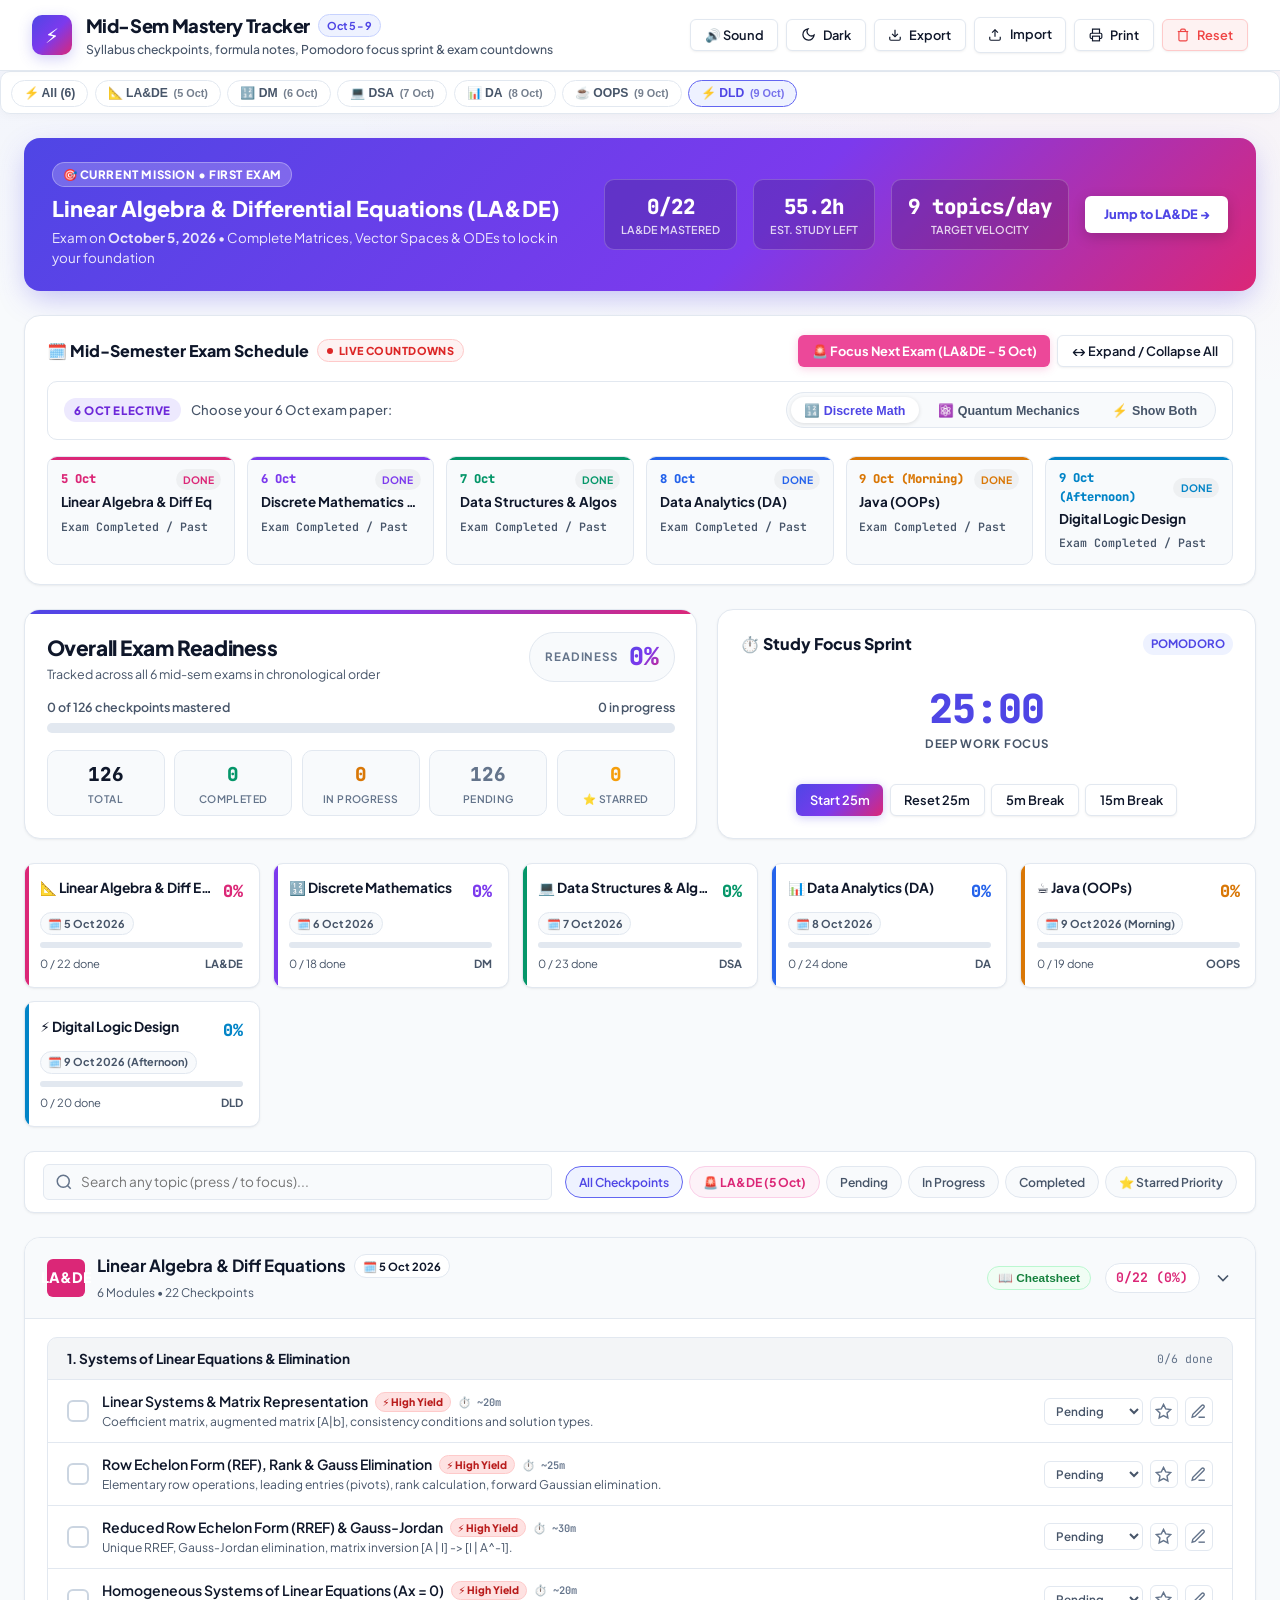
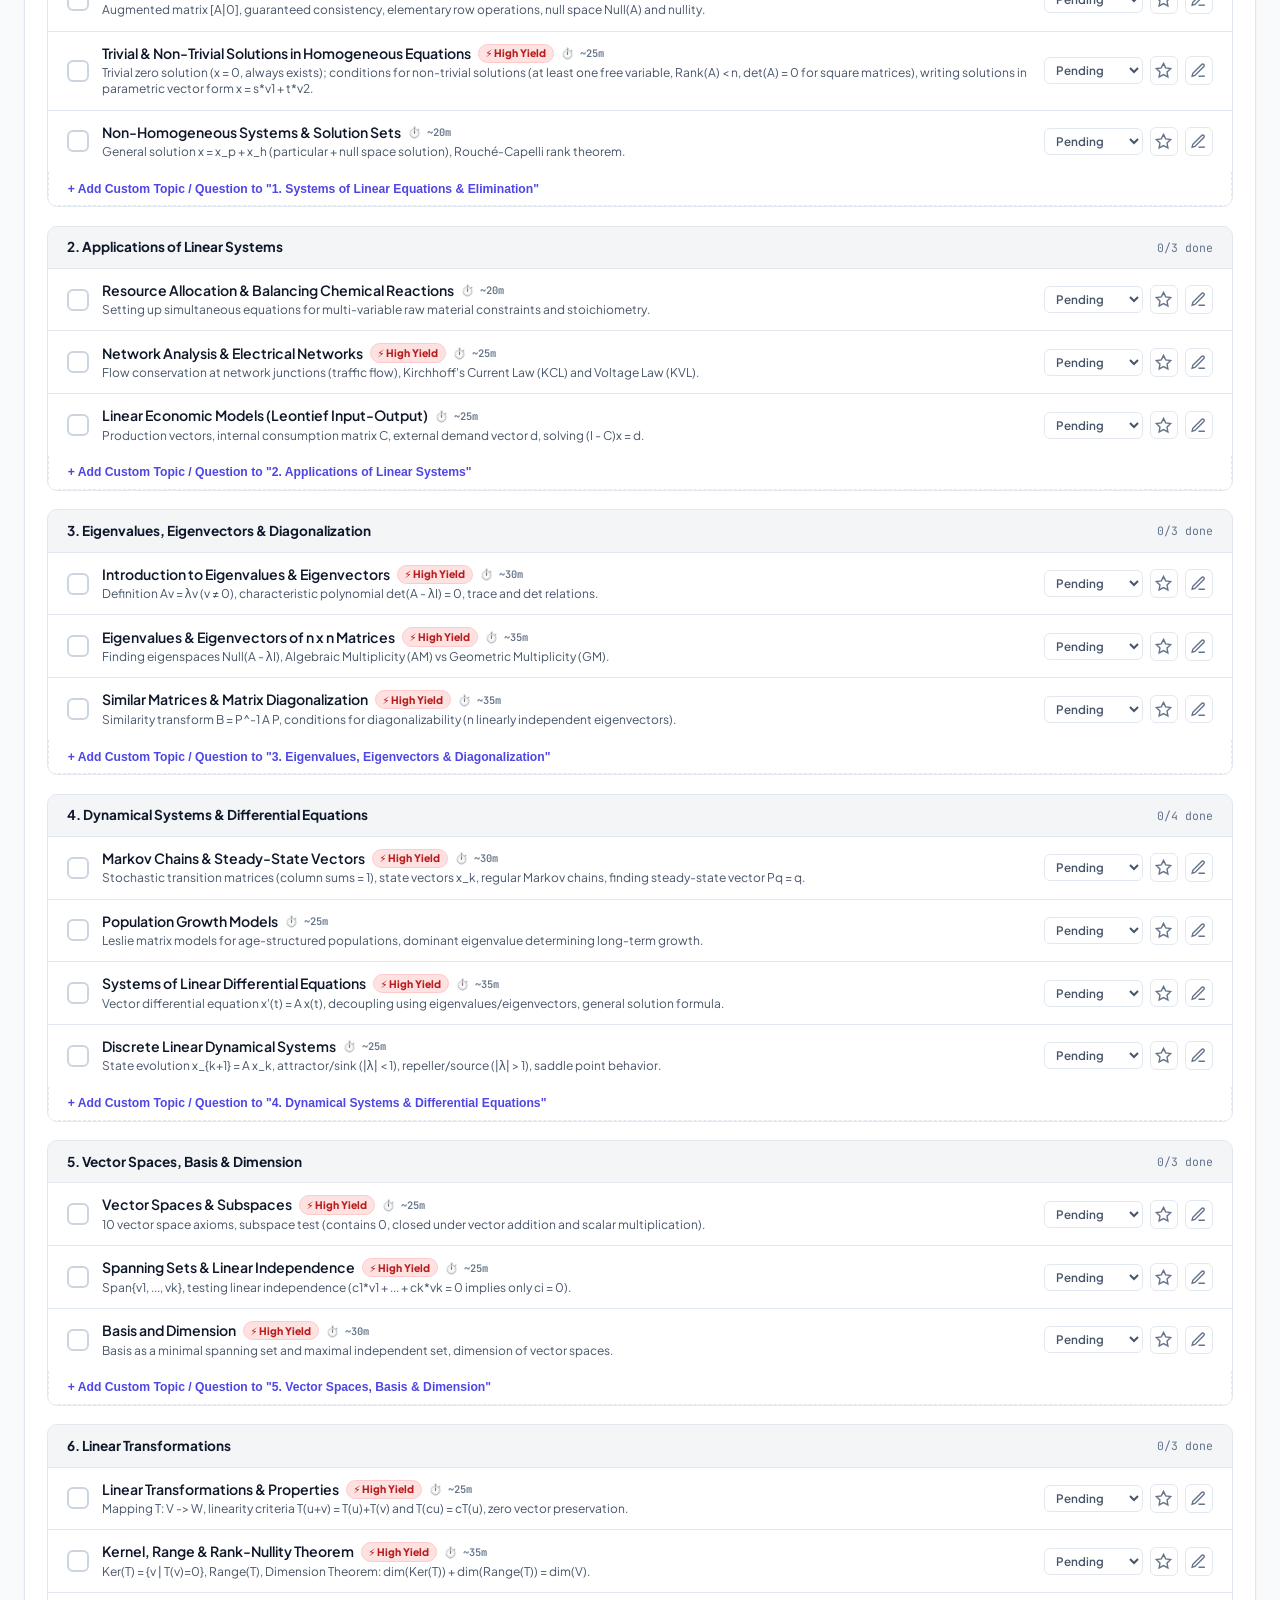
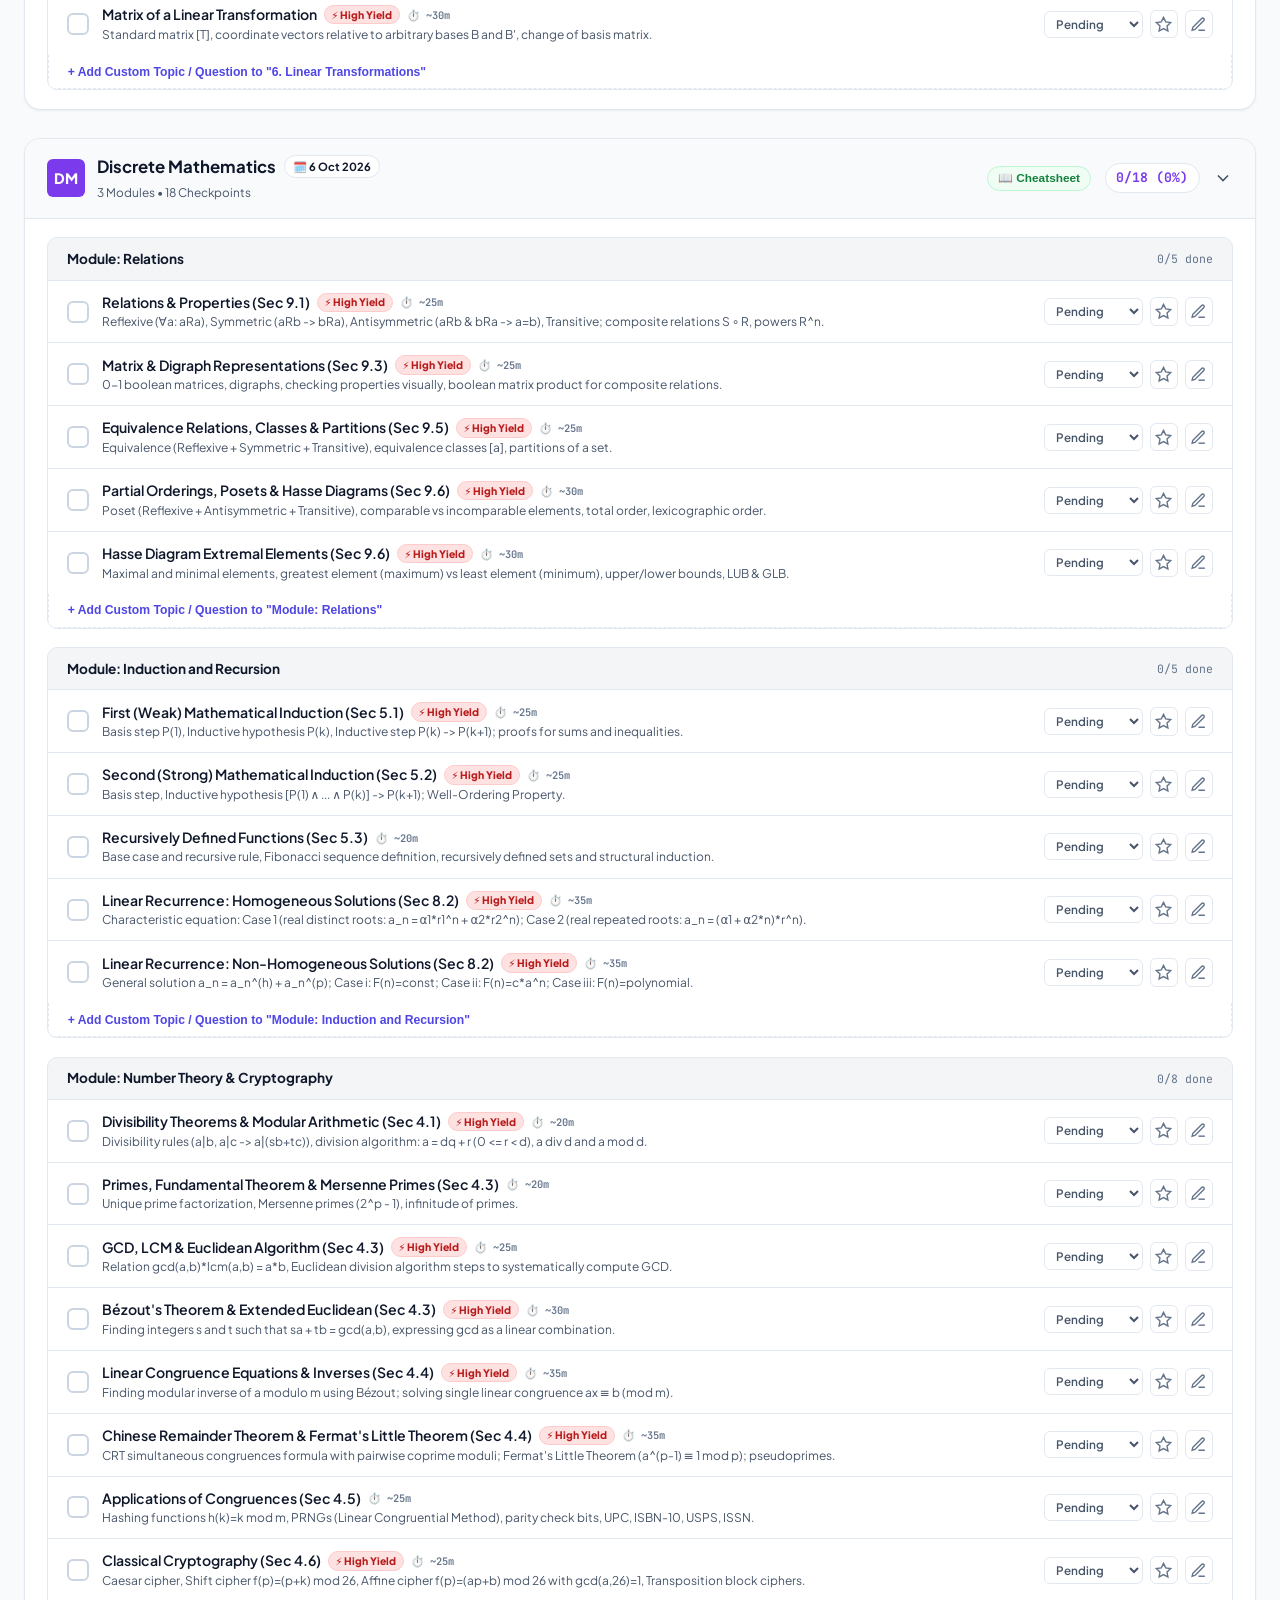
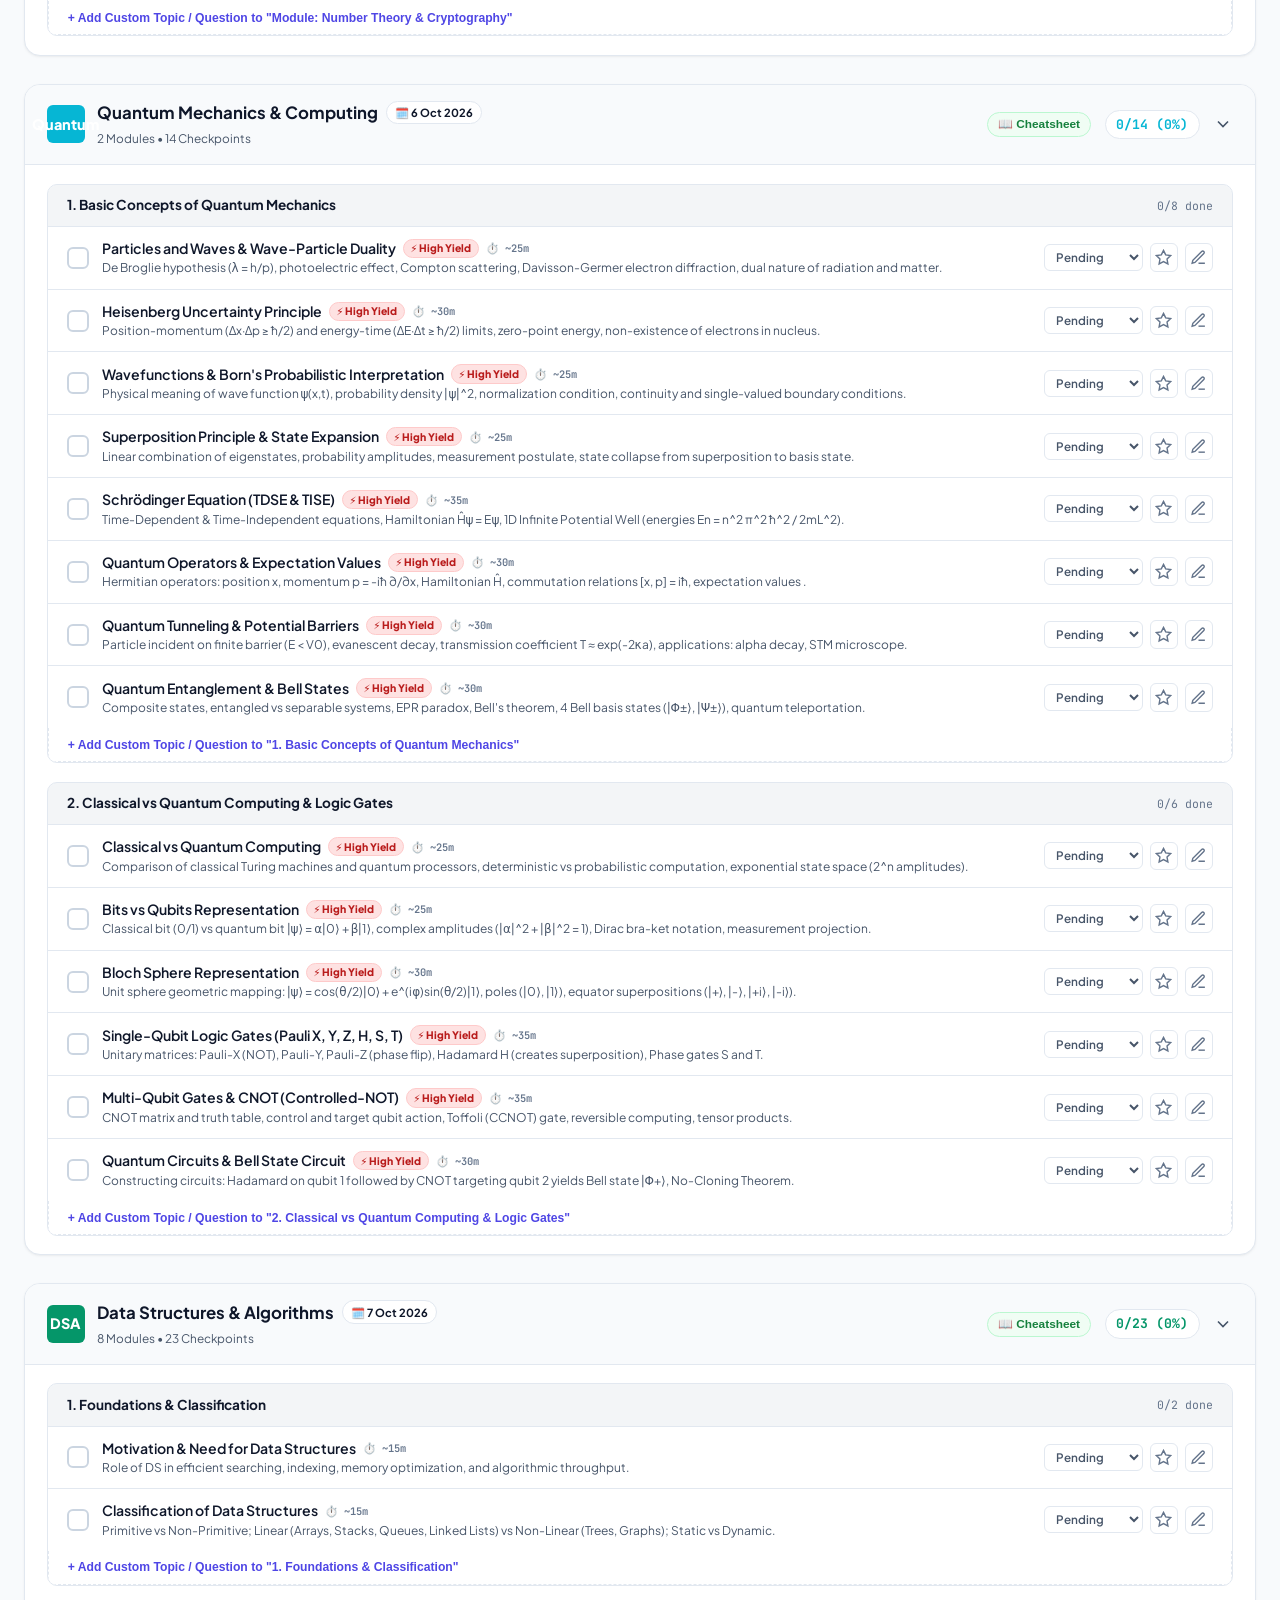
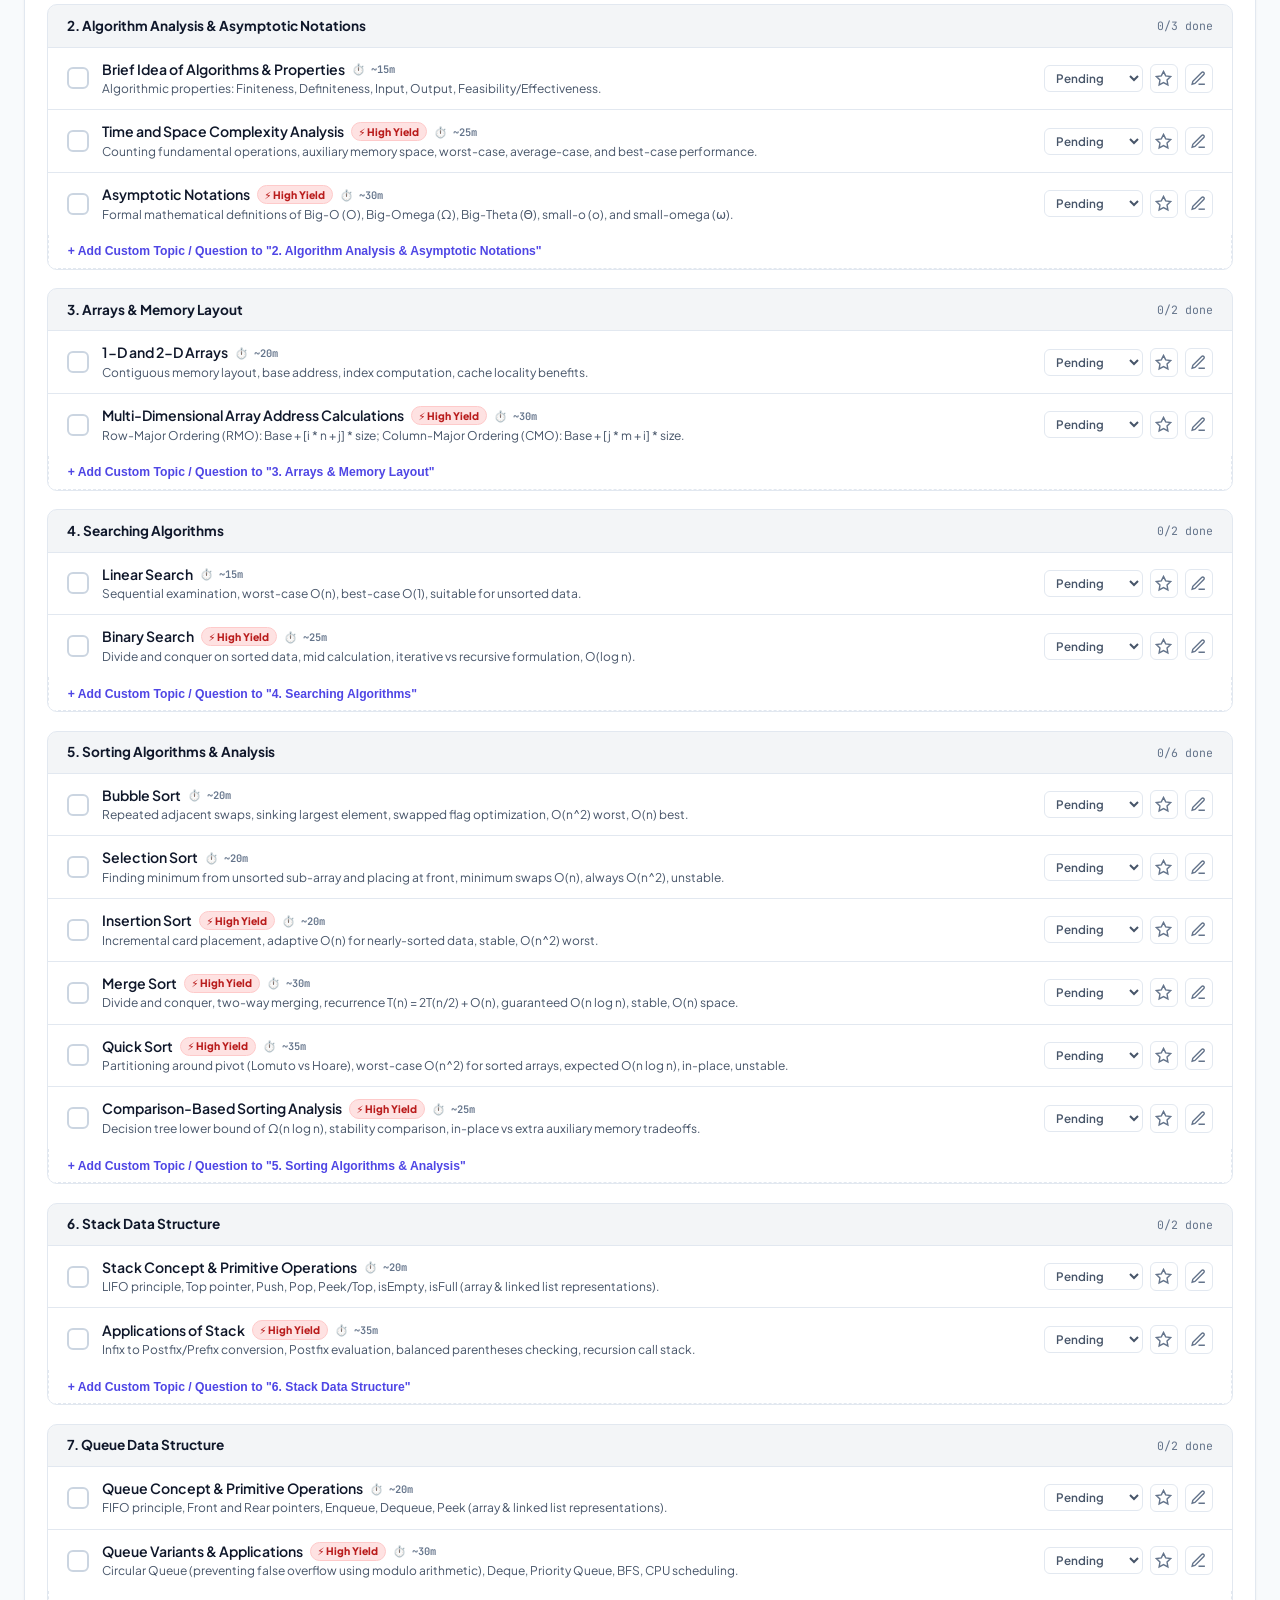
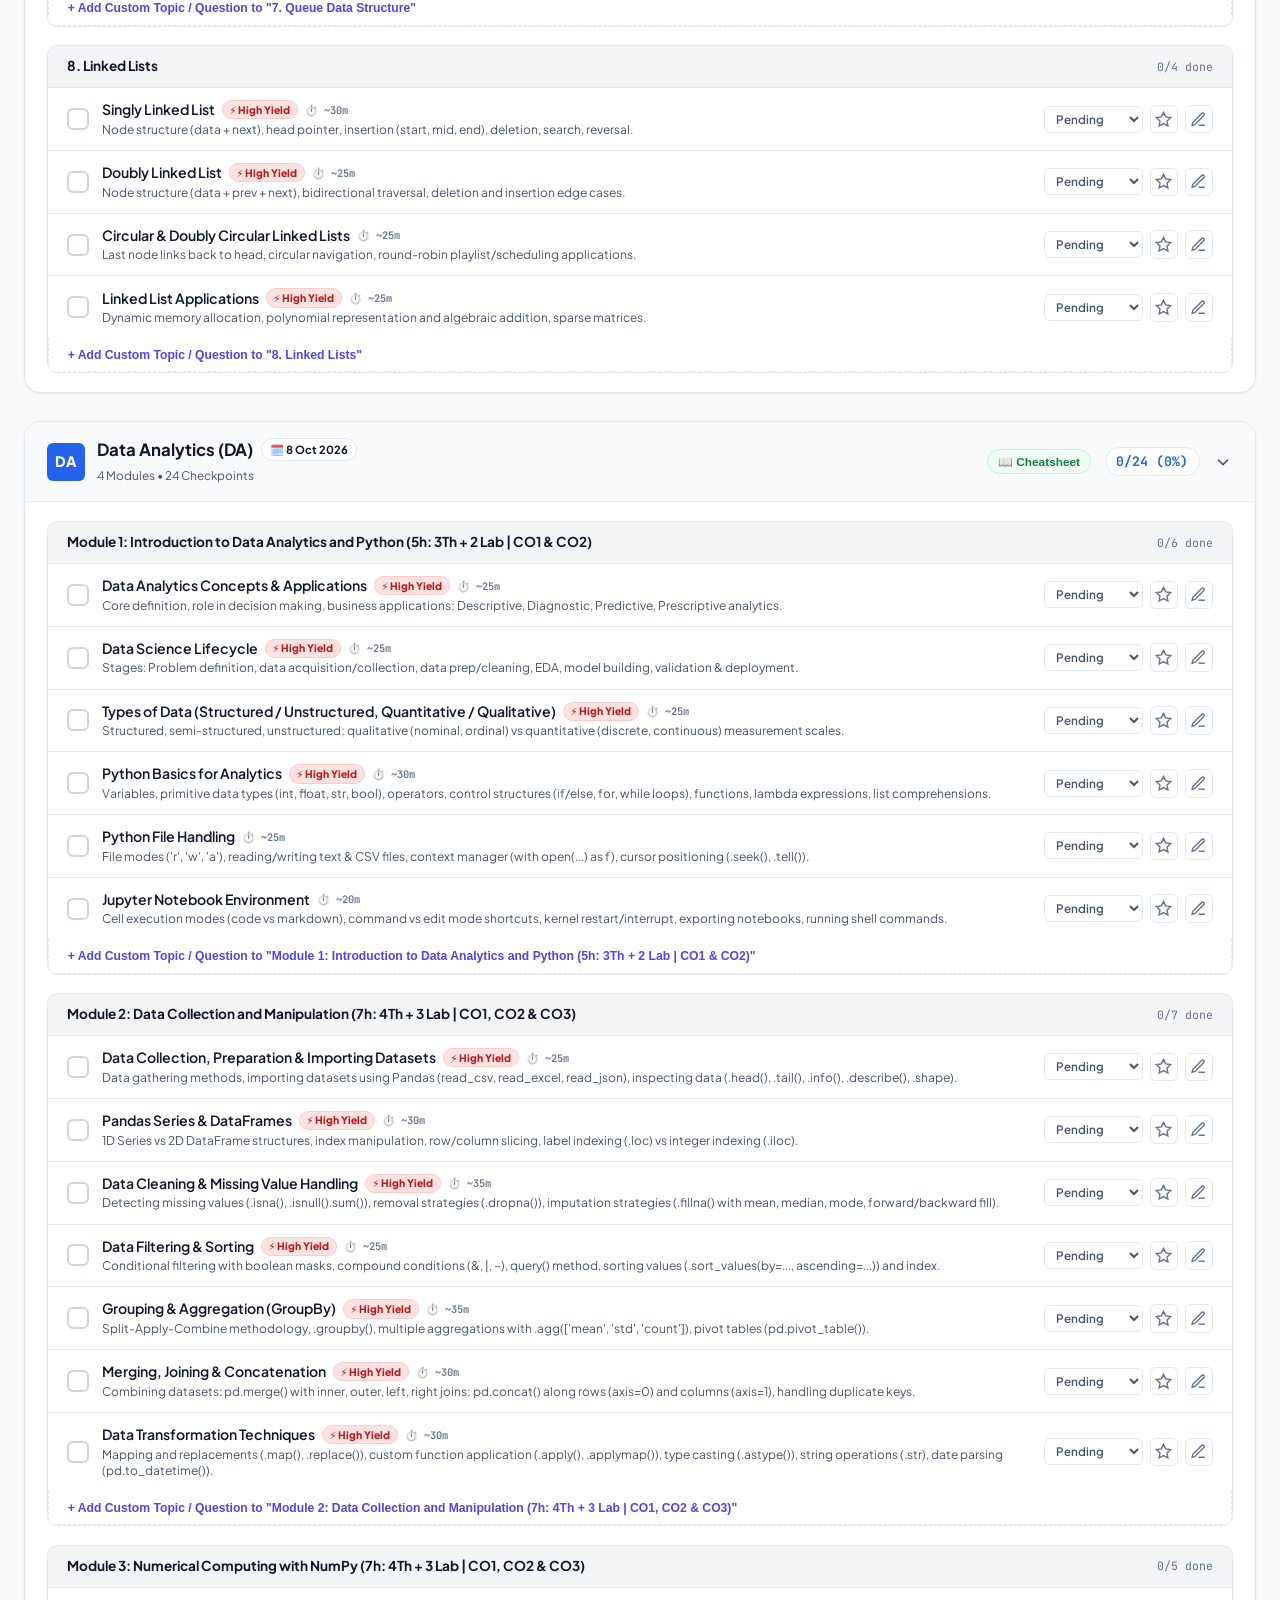
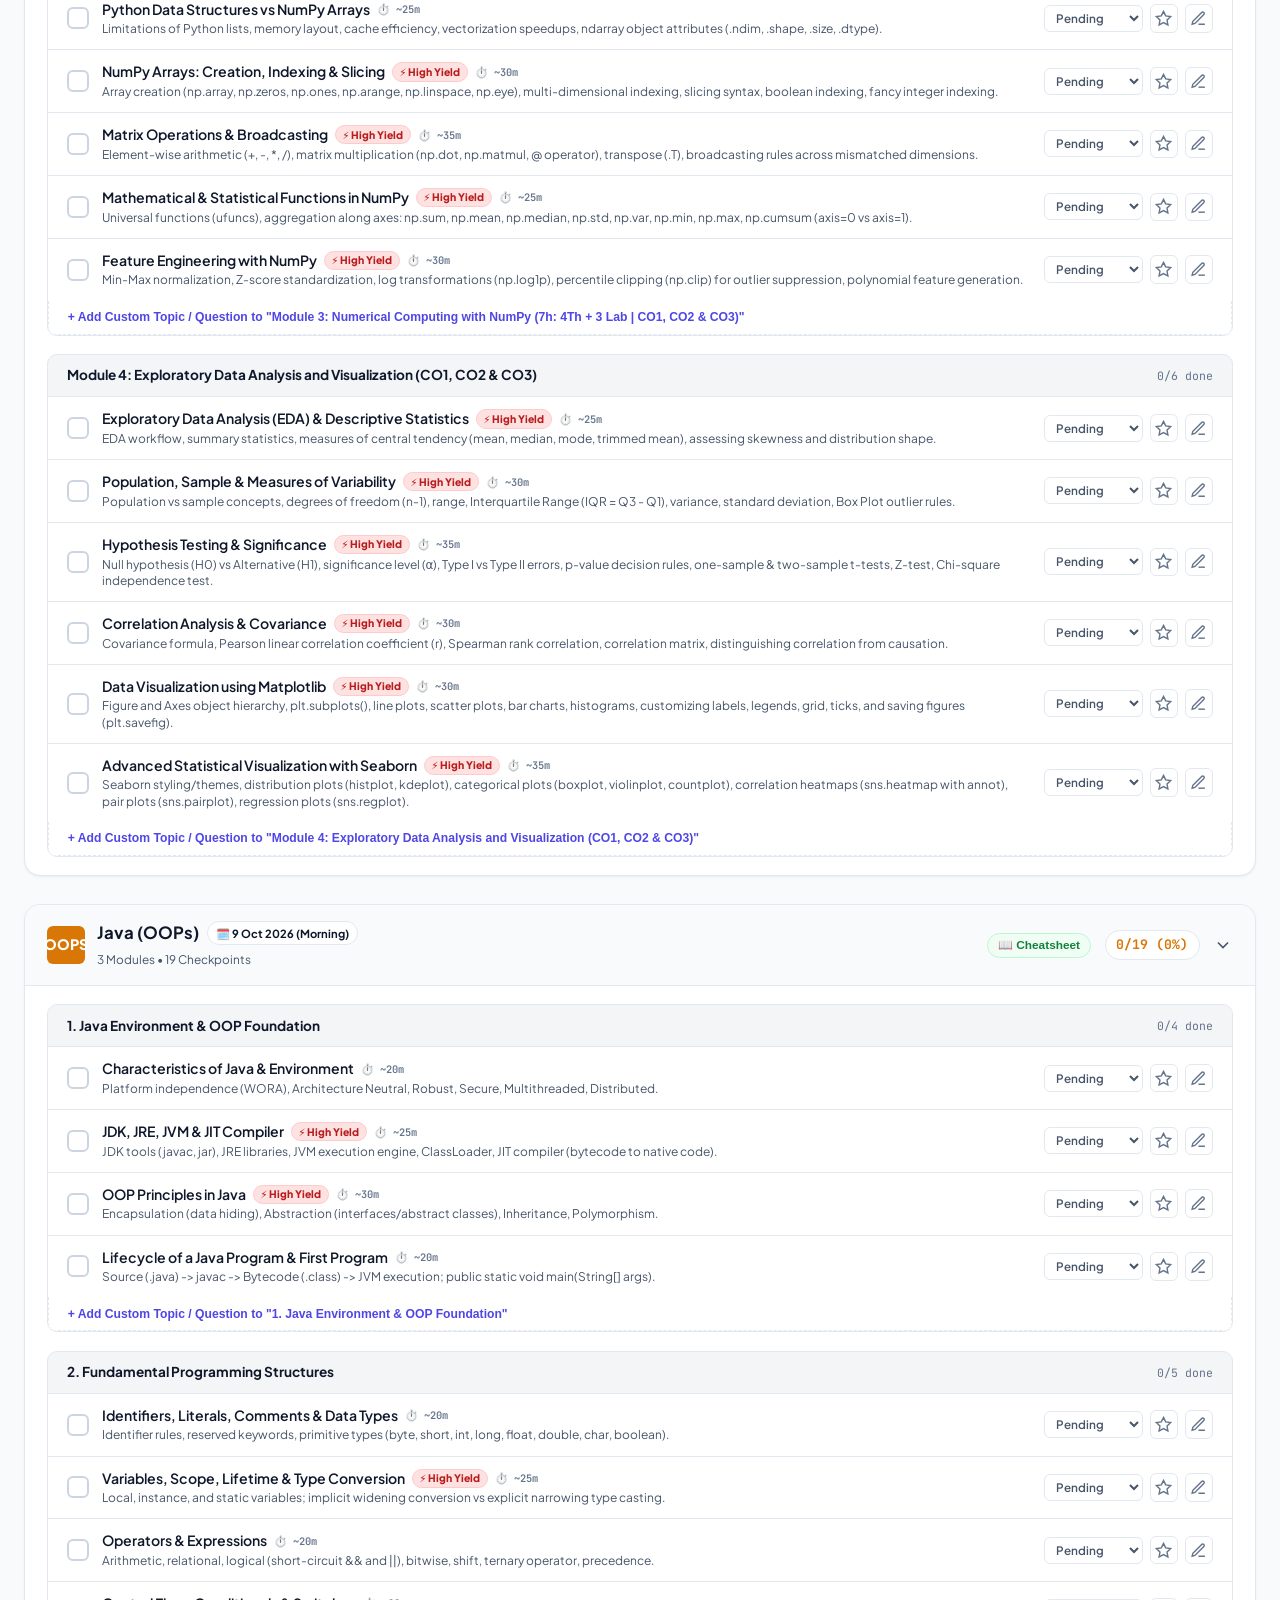
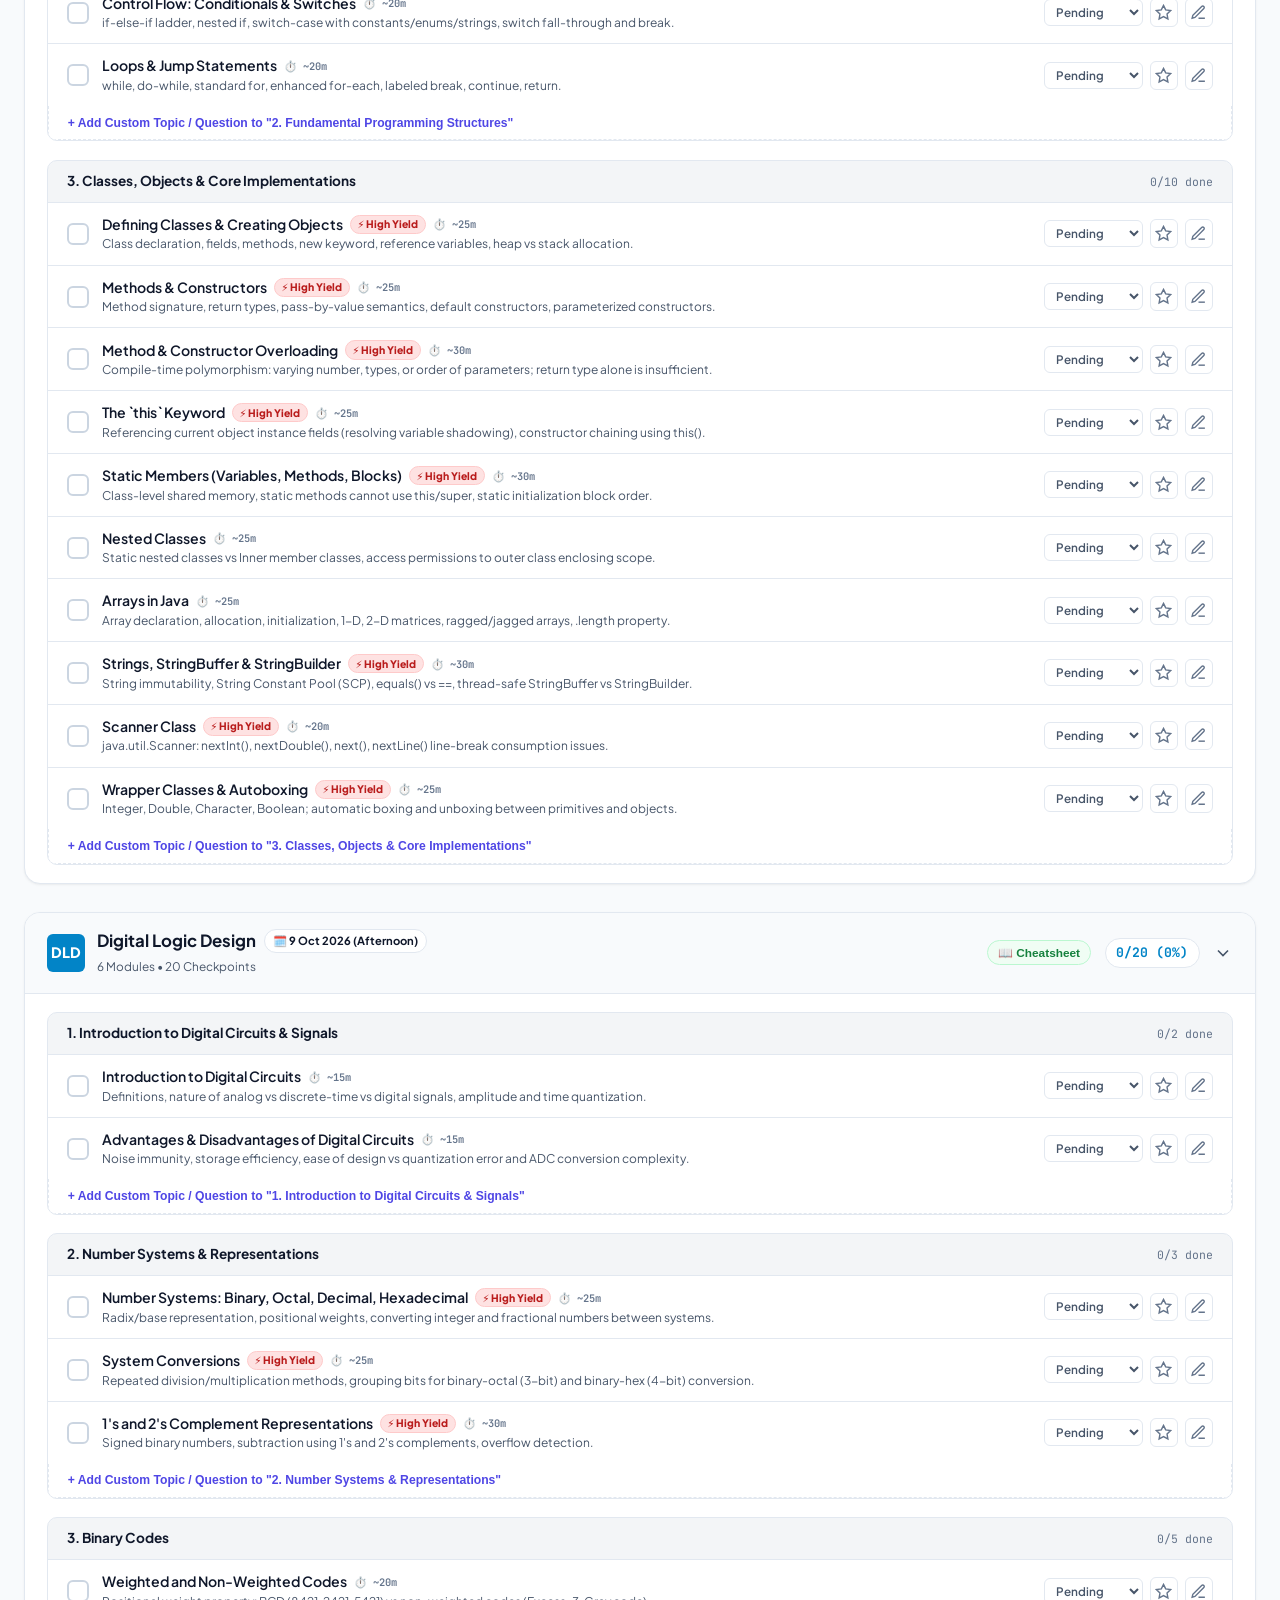
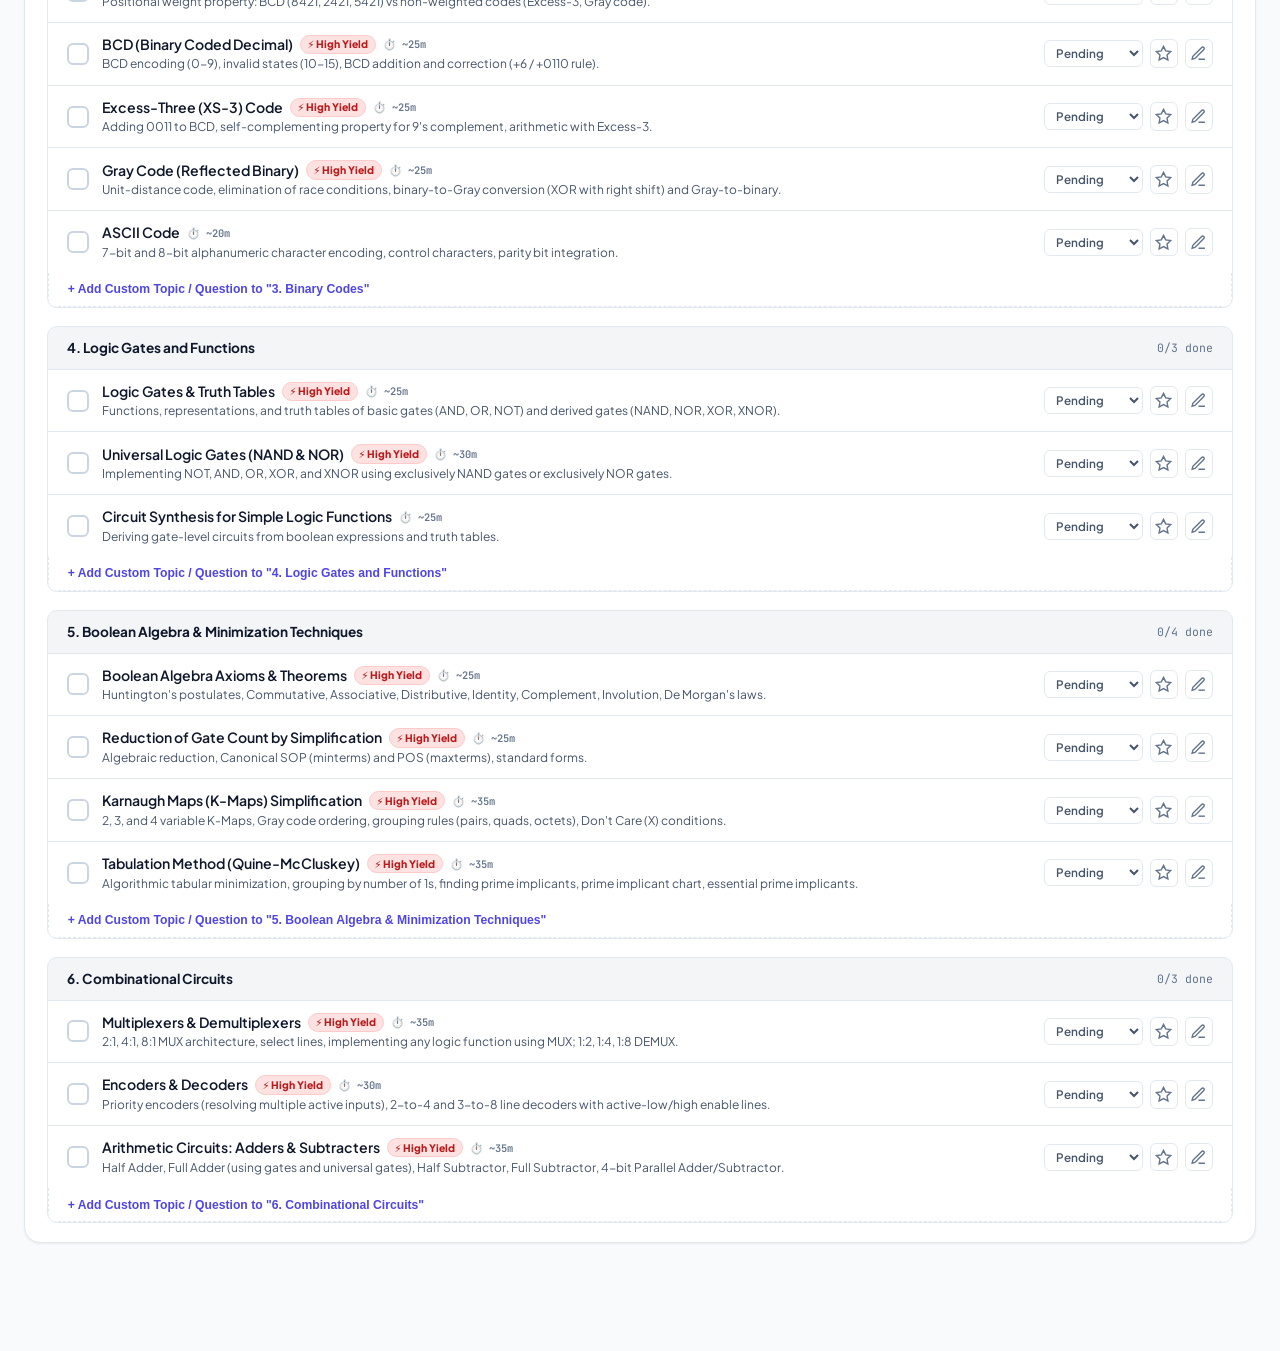
<file: index.html>
<!DOCTYPE html>
<html lang="en" data-theme="light">
<head>
    <meta charset="UTF-8">
    <meta name="viewport" content="width=device-width, initial-scale=1.0">
    <title>Mid-Sem Exam Mastery Tracker & Study Suite</title>
    <!-- Google Fonts -->
    <link rel="preconnect" href="https://fonts.googleapis.com">
    <link rel="preconnect" href="https://fonts.gstatic.com" crossorigin>
    <link href="https://fonts.googleapis.com/css2?family=JetBrains+Mono:wght@400;500;600;700;800&family=Plus+Jakarta+Sans:wght@300;400;500;600;700;800&display=swap" rel="stylesheet">
    <!-- Main Stylesheet -->
    <link rel="stylesheet" href="style.css">
</head>
<body>

    <!-- Canvas for Confetti Milestone Celebrations -->
    <canvas id="confettiCanvas" style="position:fixed;top:0;left:0;width:100%;height:100%;pointer-events:none;z-index:9999;"></canvas>

    <!-- Header Navigation -->
    <header>
        <div class="brand-wrapper">
            <div class="brand-icon">⚡</div>
            <div class="brand-text">
                <h1>
                    Mid-Sem Mastery Tracker
                    <span class="brand-badge-pill">Oct 5 - 9</span>
                </h1>
                <p>Syllabus checkpoints, formula notes, Pomodoro focus sprint & exam countdowns</p>
            </div>
        </div>

        <div class="header-toolbar">
            <!-- Audio Sound Toggle -->
            <button class="btn btn-sound" id="soundToggleBtn" onclick="toggleSound()" title="Toggle audio feedback">
                🔊 Sound
            </button>
            <!-- Theme Toggle Button -->
            <button class="btn" id="themeToggleBtn" onclick="toggleTheme()" title="Switch theme">
                <svg width="15" height="15" fill="none" stroke="currentColor" stroke-width="2" viewBox="0 0 24 24"><path d="M21 12.79A9 9 0 1 1 11.21 3 7 7 0 0 0 21 12.79z"/></svg>
                Dark
            </button>
            <button class="btn" onclick="exportBackupJSON()" title="Export JSON backup of your progress">
                <svg width="14" height="14" fill="none" stroke="currentColor" stroke-width="2" viewBox="0 0 24 24"><path d="M21 15v4a2 2 0 0 1-2 2H5a2 2 0 0 1-2-2v-4"/><polyline points="7 10 12 15 17 10"/><line x1="12" y1="15" x2="12" y2="3"/></svg>
                Export
            </button>
            <label class="btn" style="cursor: pointer;" title="Import previous JSON backup">
                <svg width="14" height="14" fill="none" stroke="currentColor" stroke-width="2" viewBox="0 0 24 24"><path d="M21 15v4a2 2 0 0 1-2 2H5a2 2 0 0 1-2-2v-4"/><polyline points="17 8 12 3 7 8"/><line x1="12" y1="3" x2="12" y2="15"/></svg>
                Import
                <input type="file" id="importFileInput" accept=".json" style="display: none;" onchange="handleImportJSON(event)">
            </label>
            <button class="btn" onclick="window.print()" title="Print revision checklist">
                <svg width="14" height="14" fill="none" stroke="currentColor" stroke-width="2" viewBox="0 0 24 24"><polyline points="6 9 6 2 18 2 18 9"/><path d="M6 18H4a2 2 0 0 1-2-2v-5a2 2 0 0 1 2-2h16a2 2 0 0 1 2 2v5a2 2 0 0 1-2 2h-2"/><rect x="6" y="14" width="12" height="8"/></svg>
                Print
            </button>
            <button class="btn btn-danger" onclick="promptResetProgress()" title="Reset all checkboxes back to pending">
                <svg width="14" height="14" fill="none" stroke="currentColor" stroke-width="2" viewBox="0 0 24 24"><path d="M3 6h18"/><path d="M19 6v14a2 2 0 0 1-2 2H7a2 2 0 0 1-2-2V6m3 0V4a2 2 0 0 1 2-2h4a2 2 0 0 1 2 2v2"/></svg>
                Reset
            </button>
        </div>
    </header>

    <!-- Sticky Subject Quick-Jump Bar -->
    <nav class="sticky-sub-nav" id="stickySubNav">
        <!-- Rendered dynamically -->
    </nav>

    <main class="app-container">

        <!-- 🎯 NEXT EXAM BATTLE STATION BANNER -->
        <section class="battle-station-banner">
            <div class="battle-left">
                <div class="battle-tag">🎯 CURRENT MISSION &bull; FIRST EXAM</div>
                <div class="battle-title">Linear Algebra &amp; Differential Equations (LA&amp;DE)</div>
                <div class="battle-subtitle">Exam on <strong>October 5, 2026</strong> &bull; Complete Matrices, Vector Spaces &amp; ODEs to lock in your foundation</div>
            </div>
            <div class="battle-right">
                <div class="battle-stat-box">
                    <div class="val" id="battleLadeDone">0/15</div>
                    <div class="lbl">LA&amp;DE Mastered</div>
                </div>
                <div class="battle-stat-box">
                    <div class="val" id="battleHoursLeft">0h</div>
                    <div class="lbl">Est. Study Left</div>
                </div>
                <div class="battle-stat-box">
                    <div class="val" id="battleDailyTarget">5 topics/day</div>
                    <div class="lbl">Target Velocity</div>
                </div>
                <button class="btn btn-urgent" onclick="scrollToSubjectSection('lade')" style="background:#ffffff; color:#4f46e5; font-weight:800; border:none; padding:0.65rem 1.15rem; box-shadow:0 4px 14px rgba(0,0,0,0.18); cursor:pointer;">
                    Jump to LA&amp;DE &rarr;
                </button>
            </div>
        </section>

        <!-- 🗓️ CHRONOLOGICAL EXAM SCHEDULE TIMELINE -->
        <section class="exam-schedule-banner">
            <div class="schedule-header">
                <h3>
                    🗓️ Mid-Semester Exam Schedule
                    <span class="live-badge">LIVE COUNTDOWNS</span>
                </h3>
                <div style="display: flex; gap: 0.45rem; flex-wrap: wrap;">
                    <button class="btn btn-urgent" onclick="handleFilterClick('next_exam', null)">
                        🚨 Focus Next Exam (LA&amp;DE - 5 Oct)
                    </button>
                    <button class="btn" onclick="toggleExpandAllSubjects()">
                        ↔️ Expand / Collapse All
                    </button>
                </div>
            </div>

                        <!-- 6 Oct Elective Track Option Switcher -->
            <div class="elective-selector-bar">
                <div class="elective-prompt">
                    <span class="elective-badge">6 OCT ELECTIVE</span>
                    <span class="elective-desc">Choose your 6 Oct exam paper:</span>
                </div>
                <div class="elective-btn-group">
                    <button class="elective-pill-btn active" id="electiveBtn-discrete" onclick="setElectiveTrack('discrete')">
                        🔢 Discrete Math
                    </button>
                    <button class="elective-pill-btn" id="electiveBtn-quantum" onclick="setElectiveTrack('quantum')">
                        ⚛️ Quantum Mechanics
                    </button>
                    <button class="elective-pill-btn" id="electiveBtn-both" onclick="setElectiveTrack('both')">
                        ⚡ Show Both
                    </button>
                </div>
            </div>

            <div class="timeline-cards-row" id="timelineCardsRow">
                <!-- Rendered dynamically -->
            </div>
        </section>

        <!-- DASHBOARD HERO: OVERALL READINESS + STUDY FOCUS TIMER -->
        <section class="dashboard-hero">
            <!-- Overall Progress Card -->
            <div class="readiness-card">
                <div class="readiness-header">
                    <div class="readiness-title">
                        <h2>Overall Exam Readiness</h2>
                        <p>Tracked across all 6 mid-sem exams in chronological order</p>
                    </div>
                    <div class="percentage-gauge">
                        <span style="font-size: 0.72rem; font-weight: 700; color: var(--text-muted); letter-spacing: 0.08em;">READINESS</span>
                        <span class="gauge-value" id="overallGaugeVal">0%</span>
                    </div>
                </div>

                <div class="master-progress-wrap">
                    <div class="progress-info-row">
                        <span id="topicsCountSummary">0 of 0 checkpoints mastered</span>
                        <span id="topicsInProgressSummary">0 in progress</span>
                    </div>
                    <div class="progress-track">
                        <div class="progress-bar-fill" id="masterProgressFill"></div>
                    </div>
                </div>

                <div class="stat-tiles-row">
                    <div class="stat-tile">
                        <div class="num" id="statTotalNum">0</div>
                        <div class="lbl">Total</div>
                    </div>
                    <div class="stat-tile">
                        <div class="num" id="statDoneNum" style="color: var(--status-done);">0</div>
                        <div class="lbl">Completed</div>
                    </div>
                    <div class="stat-tile">
                        <div class="num" id="statProgressNum" style="color: var(--status-progress);">0</div>
                        <div class="lbl">In Progress</div>
                    </div>
                    <div class="stat-tile">
                        <div class="num" id="statPendingNum" style="color: var(--text-muted);">0</div>
                        <div class="lbl">Pending</div>
                    </div>
                    <div class="stat-tile">
                        <div class="num" id="statStarredNum" style="color: var(--status-starred);">0</div>
                        <div class="lbl">⭐ Starred</div>
                    </div>
                </div>
            </div>

            <!-- Built-in Study Focus Sprint Timer (Pomodoro) -->
            <div class="timer-card">
                <div class="timer-header">
                    <h3>⏱️ Study Focus Sprint</h3>
                    <span style="font-size: 0.72rem; font-weight: 700; color: #4f46e5; background: #eef2ff; padding: 0.15rem 0.5rem; border-radius: 9999px;">POMODORO</span>
                </div>

                <div class="timer-display">
                    <div class="timer-digits" id="timerDigits">25:00</div>
                    <div class="timer-mode-lbl">DEEP WORK FOCUS</div>
                </div>

                <div class="timer-controls">
                    <button class="btn btn-primary" id="timerToggleBtn" onclick="toggleTimer()">Start 25m</button>
                    <button class="btn" onclick="resetTimer(25)">Reset 25m</button>
                    <button class="btn" onclick="resetTimer(5)">5m Break</button>
                    <button class="btn" onclick="resetTimer(15)">15m Break</button>
                </div>
            </div>
        </section>

        <!-- Subject Overview Mini Cards Grid -->
        <section class="subject-cards-grid" id="subjectCardsGrid">
            <!-- Rendered dynamically -->
        </section>

        <!-- Filter & Search Bar -->
        <section class="filter-controls-bar">
            <div class="search-input-wrap">
                <svg width="18" height="18" fill="none" stroke="currentColor" stroke-width="2" viewBox="0 0 24 24"><circle cx="11" cy="11" r="8"/><line x1="21" y1="21" x2="16.65" y2="16.65"/></svg>
                <input type="text" id="liveSearchInput" placeholder="Search any topic (press / to focus)..." oninput="handleLiveSearch(this.value)">
            </div>

            <div class="chips-wrap">
                <div class="filter-chip active" onclick="handleFilterClick('all', this)">All Checkpoints</div>
                <div class="filter-chip urgent-chip" onclick="handleFilterClick('next_exam', this)">🚨 LA&amp;DE (5 Oct)</div>
                <div class="filter-chip" onclick="handleFilterClick('pending', this)">Pending</div>
                <div class="filter-chip" onclick="handleFilterClick('in_progress', this)">In Progress</div>
                <div class="filter-chip" onclick="handleFilterClick('done', this)">Completed</div>
                <div class="filter-chip" onclick="handleFilterClick('starred', this)">⭐ Starred Priority</div>
            </div>
        </section>

        <!-- Empty Search Result Notice -->
        <div class="empty-results" id="emptyResultsBox">
            <svg width="48" height="48" fill="none" stroke="currentColor" stroke-width="1.5" viewBox="0 0 24 24" style="margin: 0 auto; color: var(--text-muted);"><circle cx="11" cy="11" r="8"/><line x1="21" y1="21" x2="16.65" y2="16.65"/></svg>
            <p>No matching syllabus topics found for your search or filter.</p>
        </div>

        <!-- Subject Accordion Containers -->
        <section id="subjectsAccordionsContainer">
            <!-- Dynamically populated from SYLLABUS_DATA -->
        </section>

    </main>

    <!-- Notes & Formula Modal -->
    <div class="modal-backdrop" id="notesModalDialog">
        <div class="modal-dialog">
            <div class="modal-header-row">
                <div>
                    <h3 id="notesModalTopicTitle">Topic Notes</h3>
                    <p>Write formula summaries, key proofs, solved problems, or tricky test cases</p>
                </div>
                <button class="btn-close-modal" onclick="closeNotesModal()" title="Close">&times;</button>
            </div>
            <textarea class="notes-editor" id="notesModalEditor" placeholder="Enter formulas, algorithm edge cases, standard exam questions, or quick memory hooks..."></textarea>
            <div class="modal-buttons-row">
                <button class="btn" onclick="closeNotesModal()">Cancel</button>
                <button class="btn btn-primary" onclick="saveNotesFromModal()">Save Note</button>
            </div>
        </div>
    </div>

    <!-- Formula Cheatsheets Modal Drawer -->
    <div class="modal-backdrop" id="cheatsheetModalDialog">
        <div class="modal-dialog cheatsheet-dialog">
            <div class="modal-header-row">
                <div>
                    <h3 id="cheatsheetTitle">📖 Quick Formula Cheatsheet</h3>
                    <p>High-yield exam definitions, theorems, formulas &amp; algorithms</p>
                </div>
                <button class="btn-close-modal" onclick="closeCheatsheetModal()" title="Close">&times;</button>
            </div>
            <div class="cheatsheet-grid" id="cheatsheetGrid">
                <!-- Dynamically populated from FORMULA_CHEATSHEETS -->
            </div>
            <div class="modal-buttons-row">
                <button class="btn btn-primary" onclick="closeCheatsheetModal()">Got it</button>
            </div>
        </div>
    </div>

    <!-- Toast Notification -->
    <div class="toast-notice" id="toastNotice">
        <svg width="18" height="18" fill="none" stroke="#059669" stroke-width="2" viewBox="0 0 24 24"><path d="M22 11.08V12a10 10 0 1 1-5.93-9.14"/><polyline points="22 4 12 14.01 9 11.01"/></svg>
        <span id="toastMessageText">Action successful</span>
    </div>

    <!-- Scripts -->
    <script src="data.js"></script>
    <script src="app.js"></script>
</body>
</html>
</file>
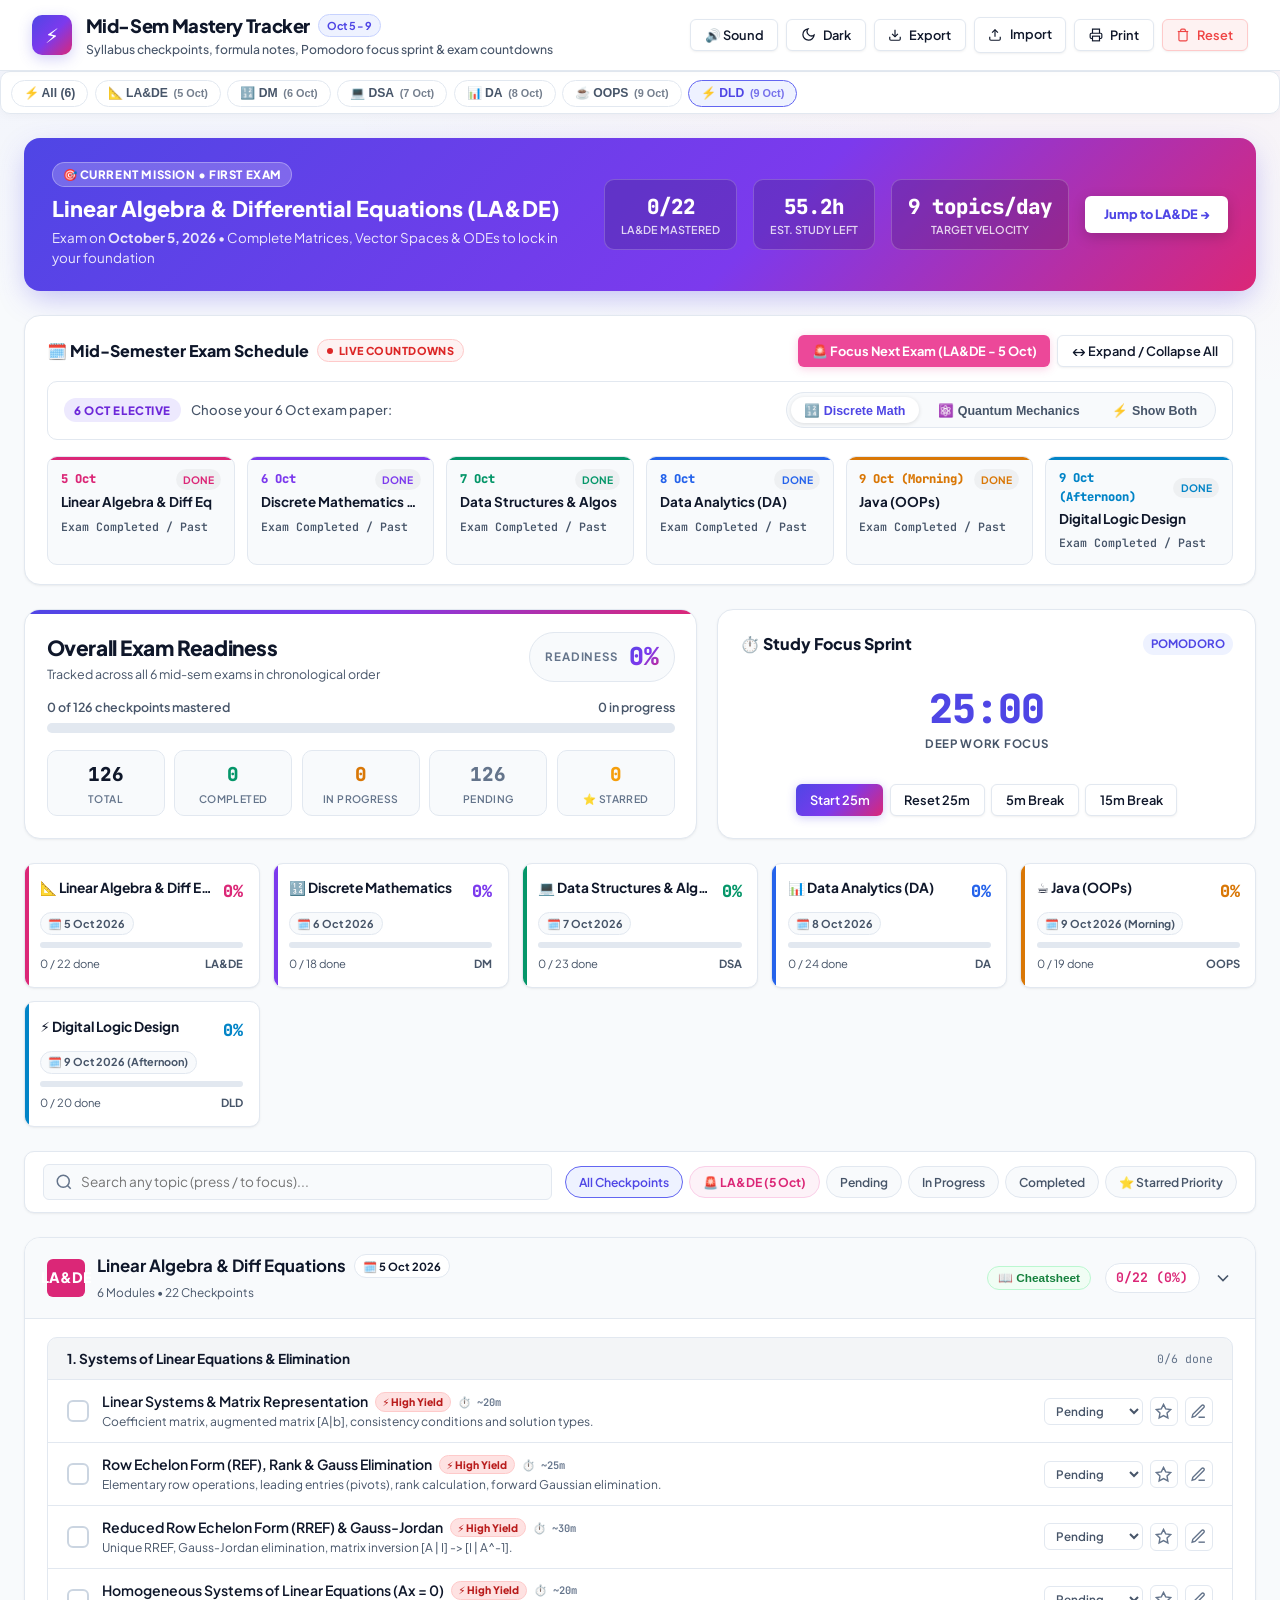
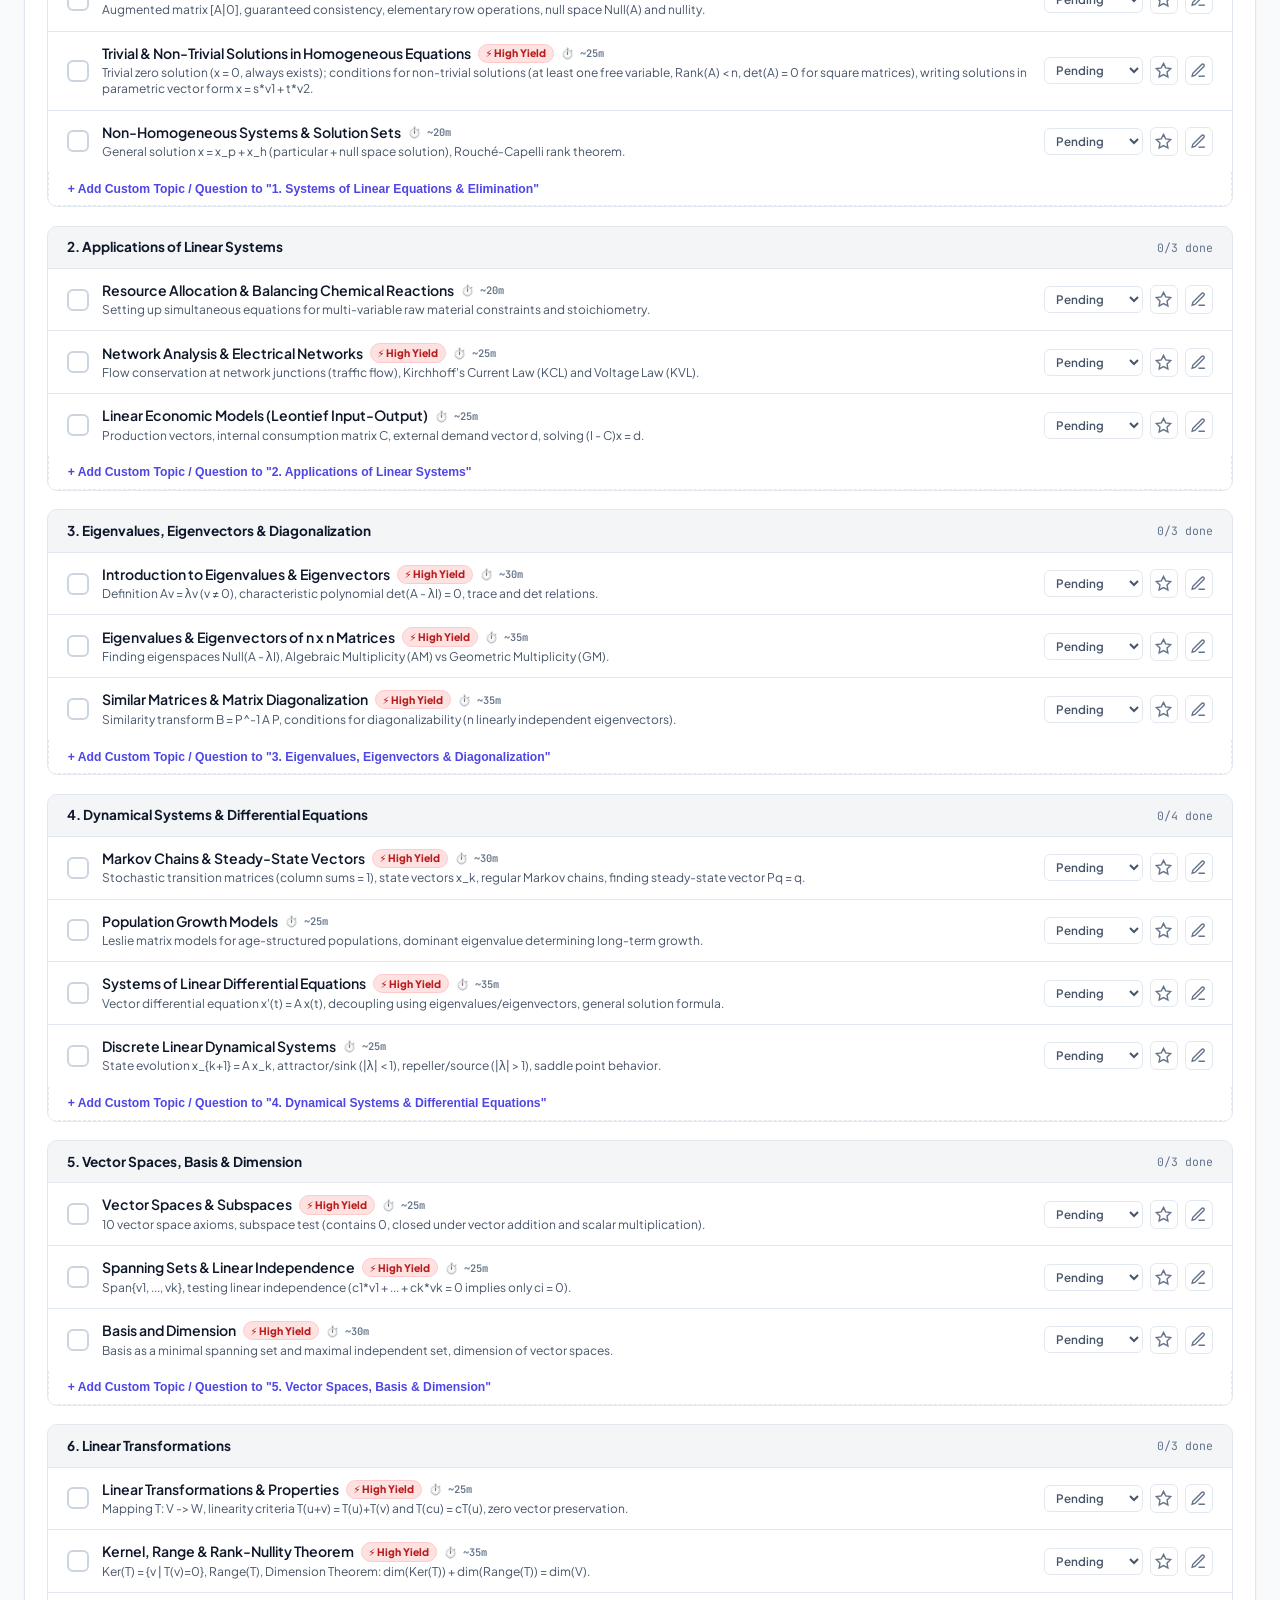
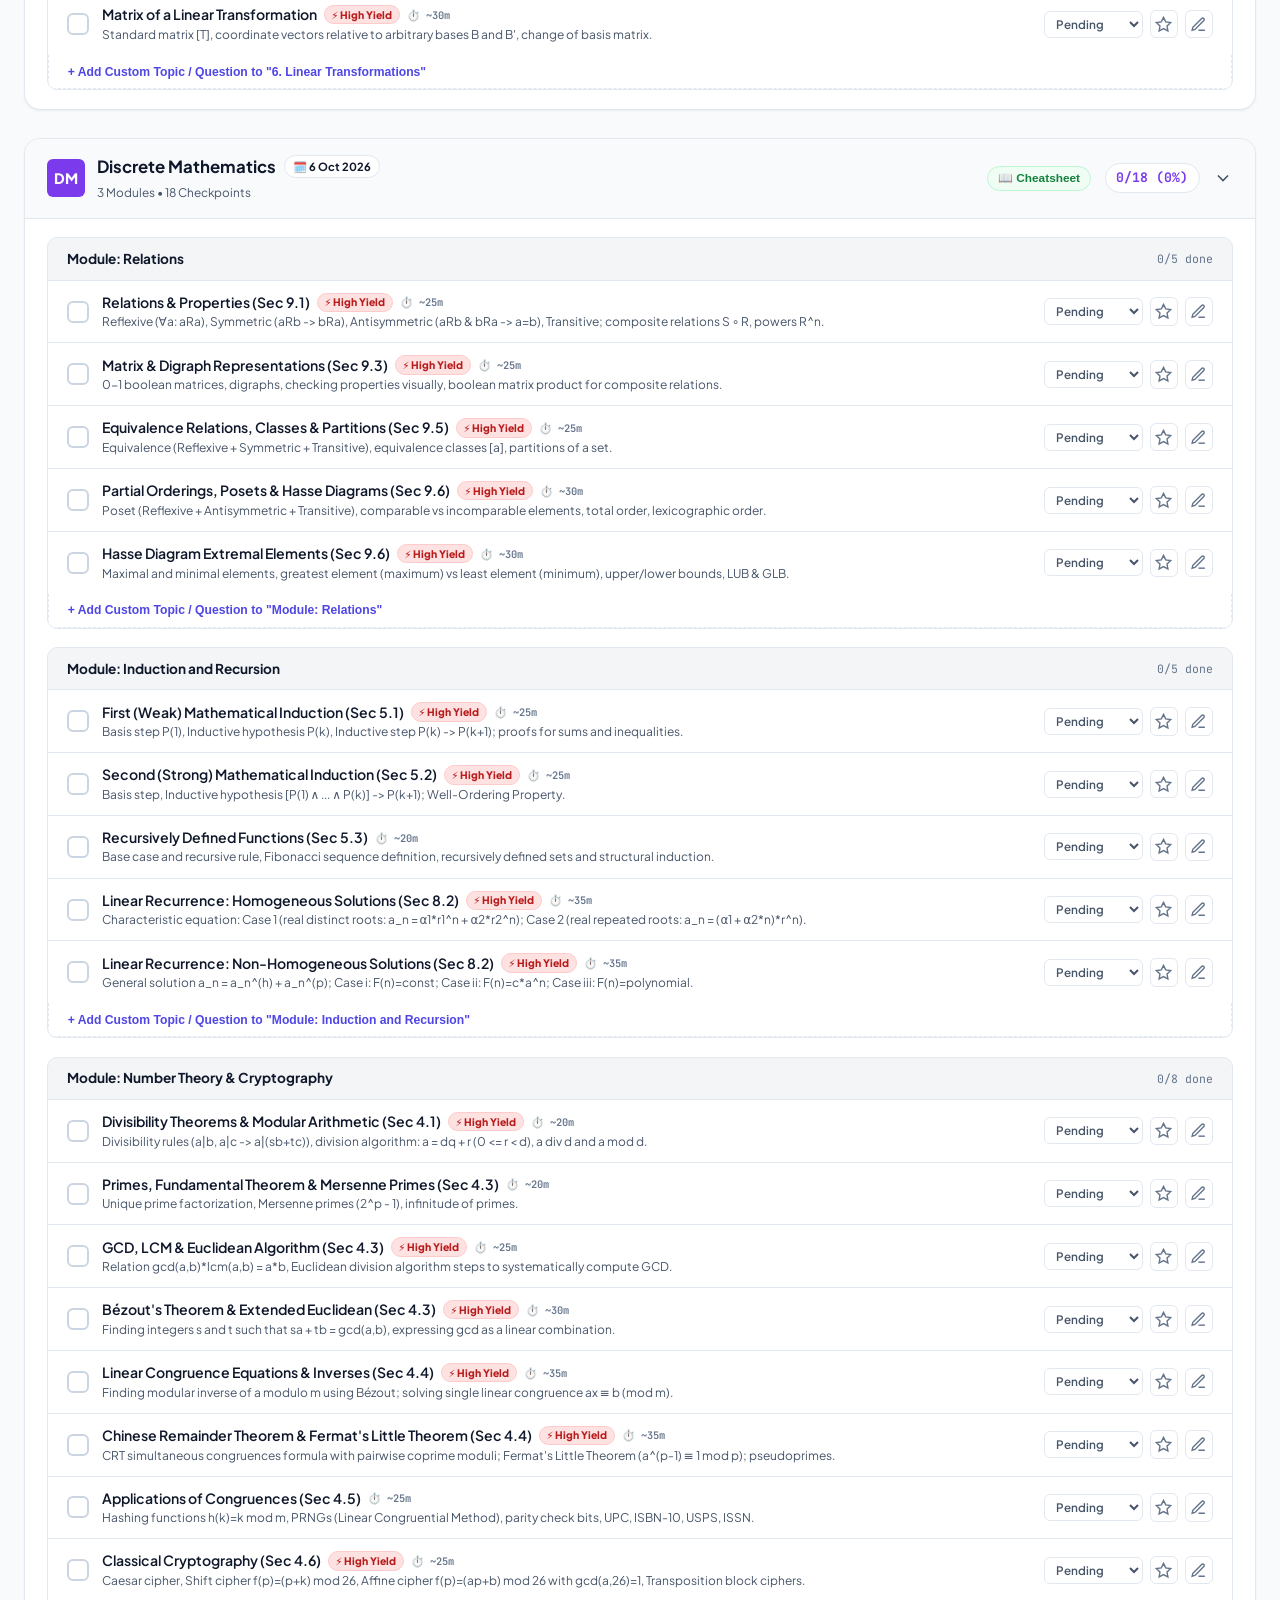
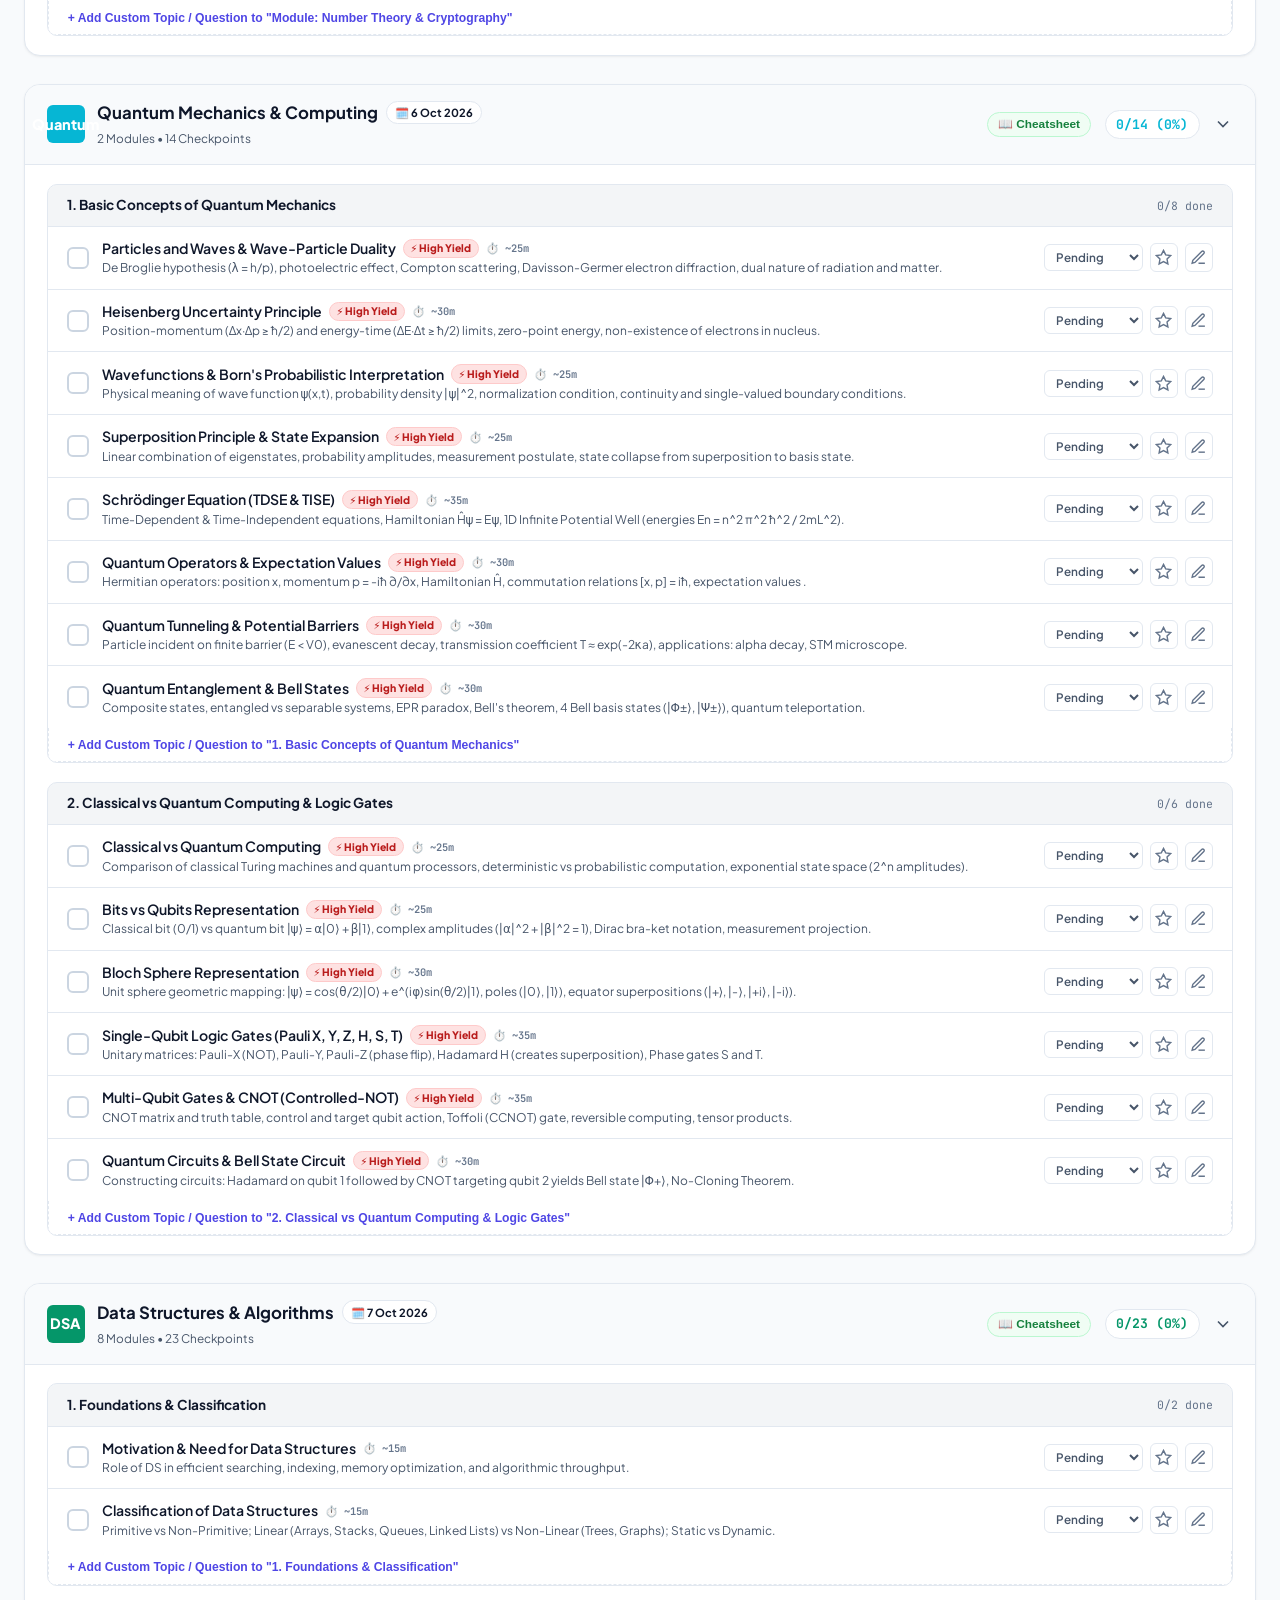
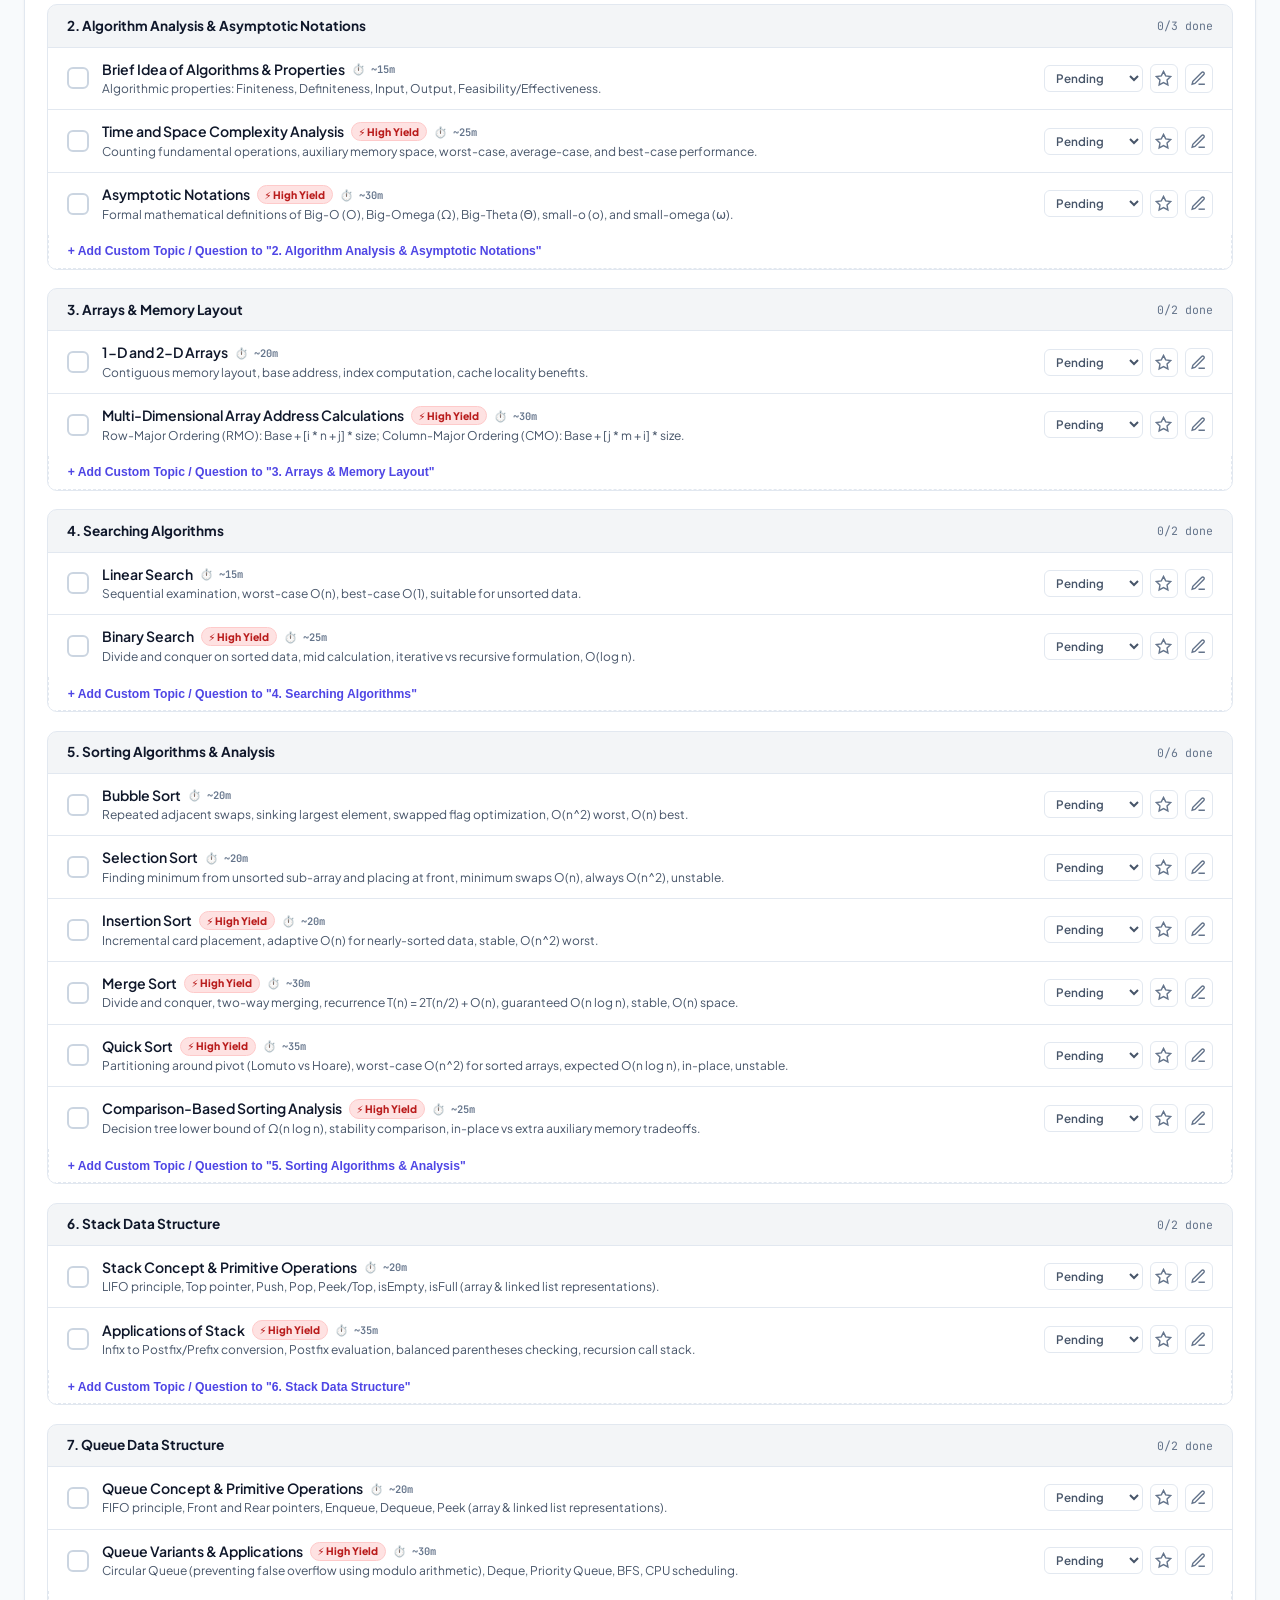
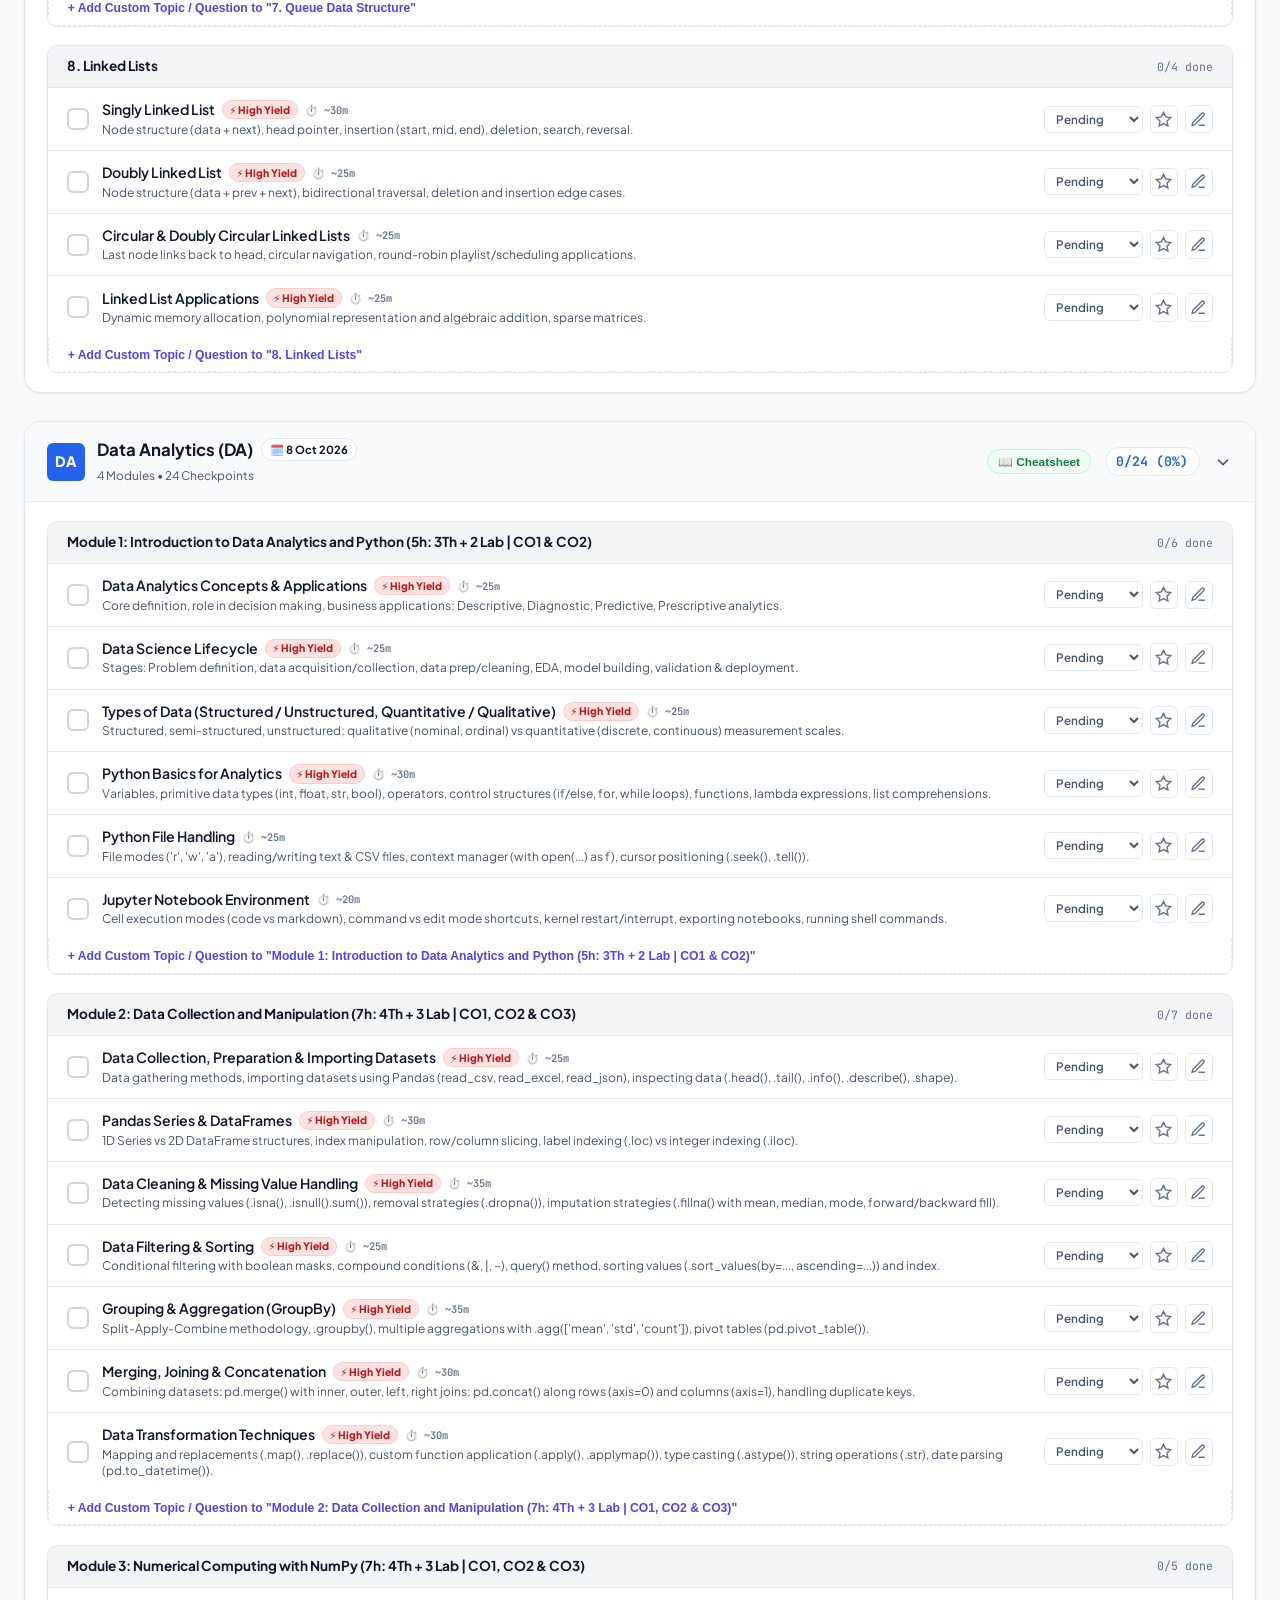
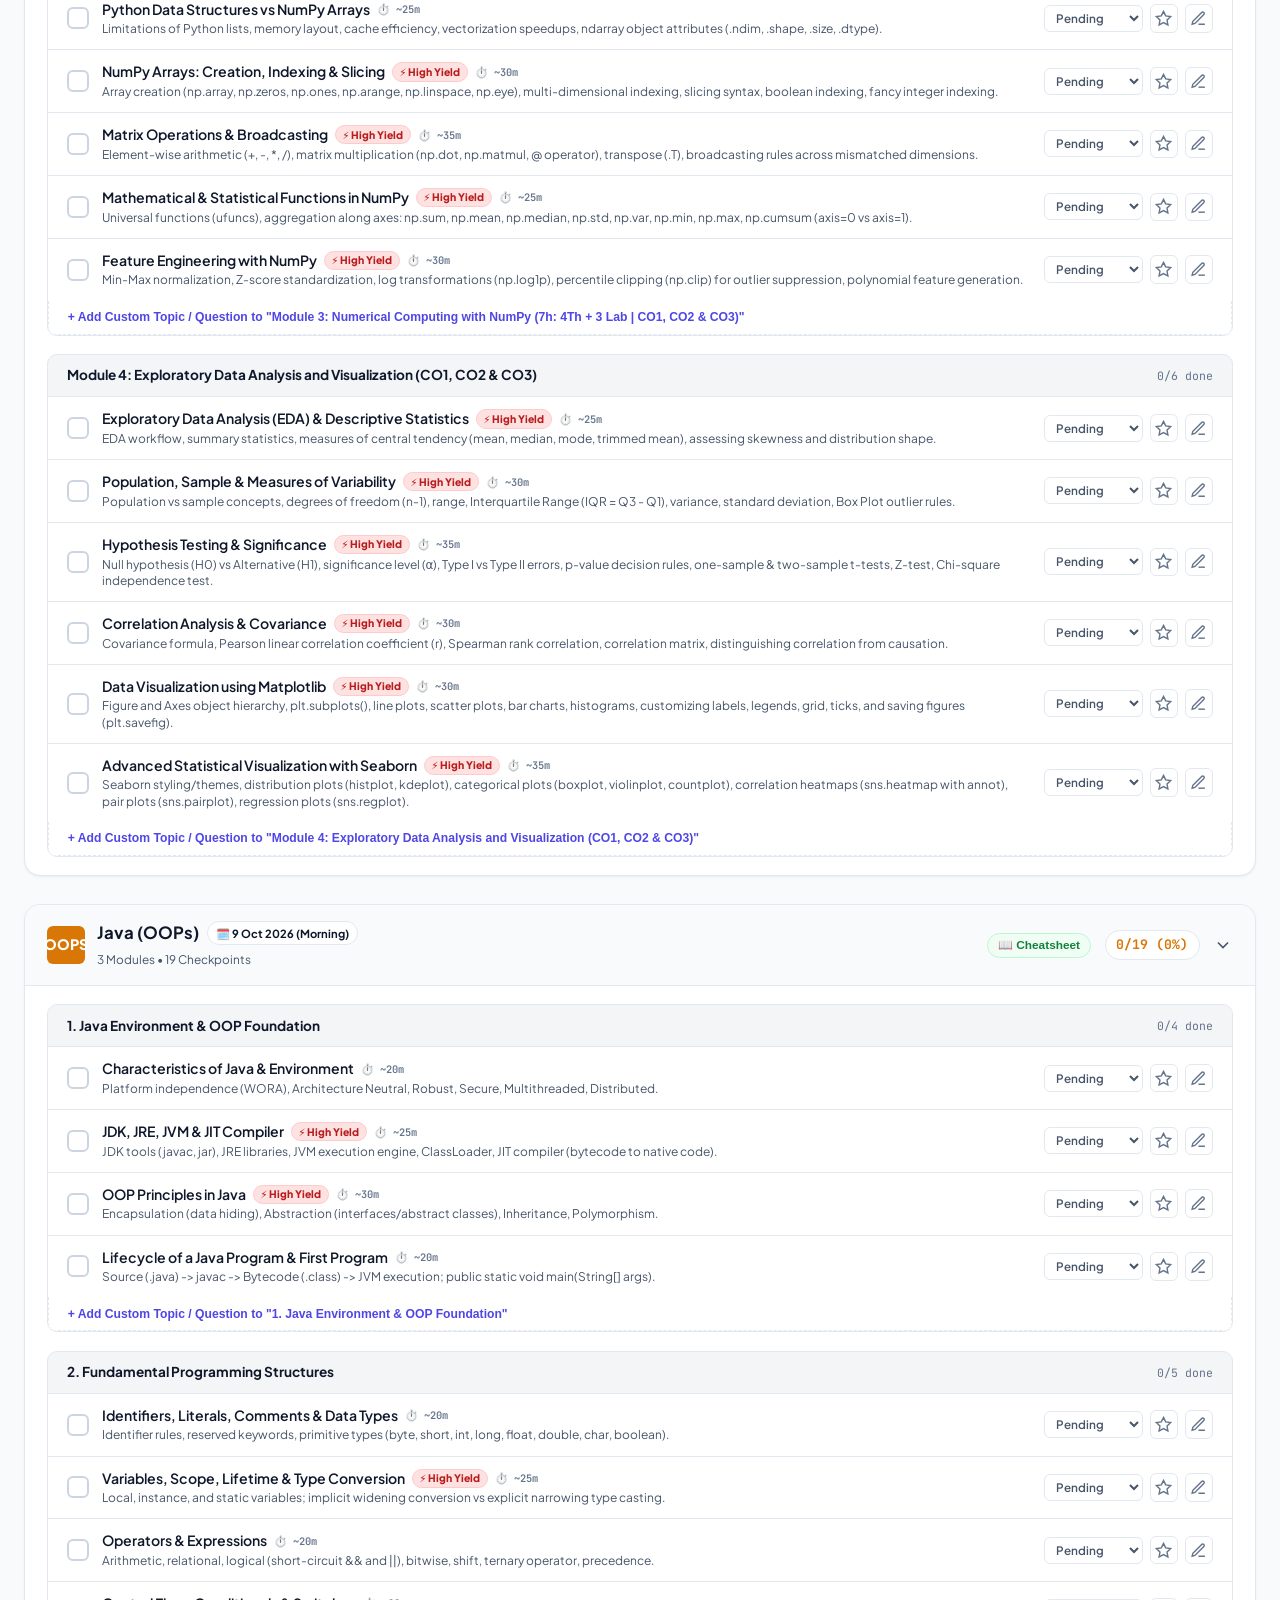
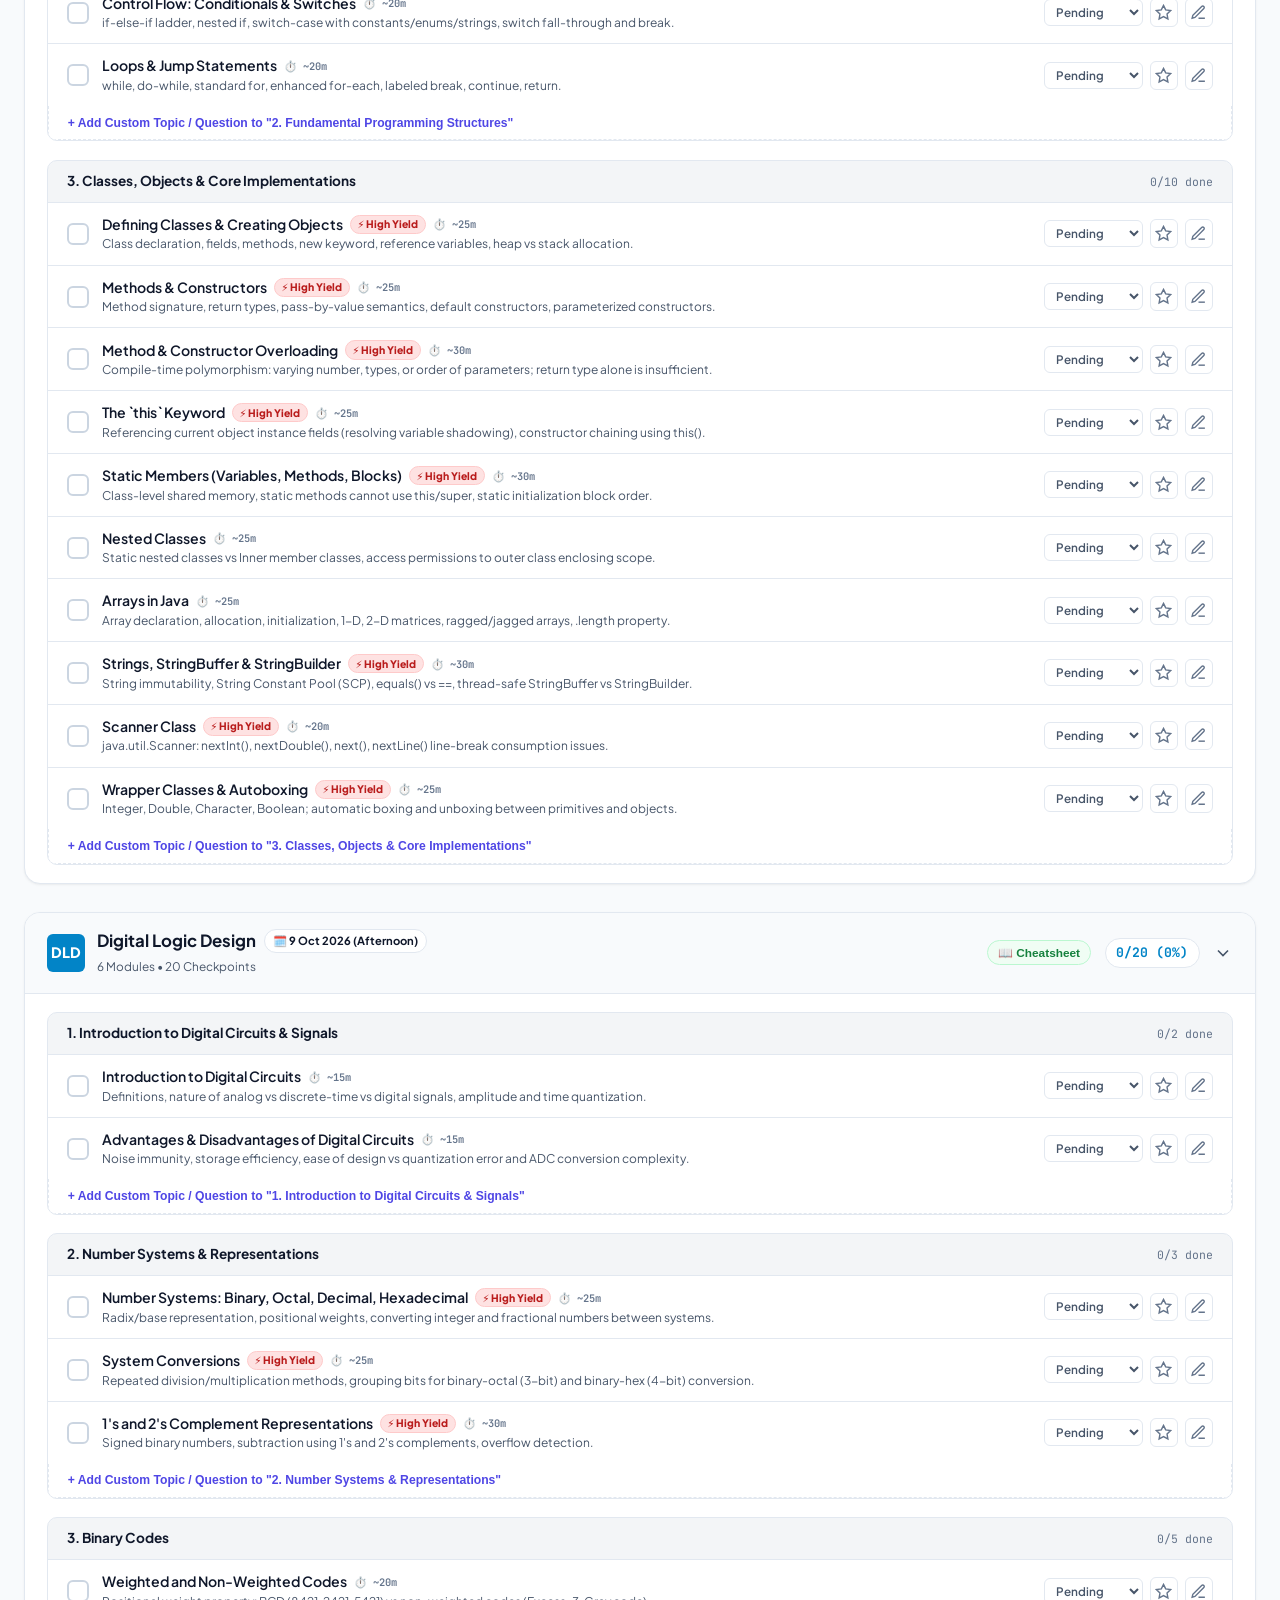
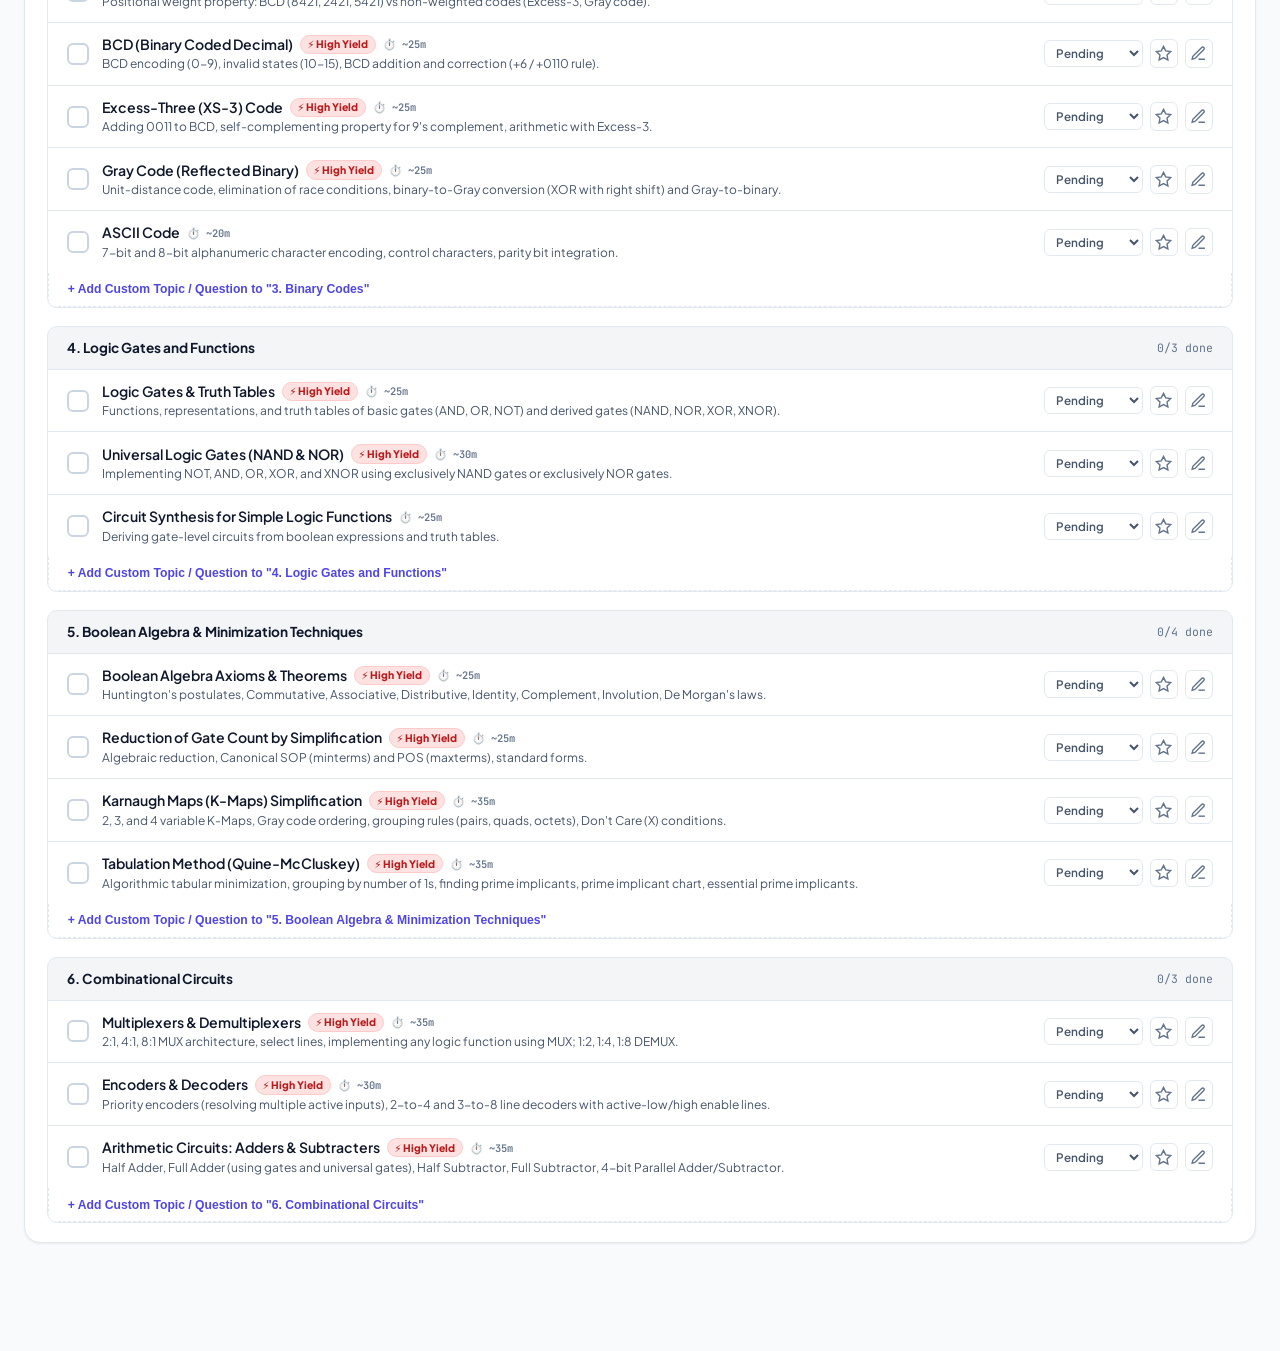
<file: tracker.html>
<!DOCTYPE html>
<html lang="en" data-theme="light">
<head>
    <meta charset="UTF-8">
    <meta name="viewport" content="width=device-width, initial-scale=1.0">
    <title>Mid-Sem Exam Mastery Tracker & Study Suite</title>
    <!-- Google Fonts -->
    <link rel="preconnect" href="https://fonts.googleapis.com">
    <link rel="preconnect" href="https://fonts.gstatic.com" crossorigin>
    <link href="https://fonts.googleapis.com/css2?family=JetBrains+Mono:wght@400;500;600;700;800&family=Plus+Jakarta+Sans:wght@300;400;500;600;700;800&display=swap" rel="stylesheet">
    <!-- Main Stylesheet -->
    <style>
/* ==========================================================================
   MID-SEM EXAM PREP TRACKER - MASTER-TIER UI/UX DESIGN SYSTEM
   Modern Notion/Linear Clean Aesthetic, High-Yield Tags, Sticky Nav & Cheatsheets
   ========================================================================== */

:root {
    /* Base White Palette (Default) */
    --bg-base: #f8fafc;
    --bg-surface: #ffffff;
    --bg-card: #ffffff;
    --bg-card-hover: #ffffff;
    --bg-elevated: #f1f5f9;
    --bg-subtle: #f8fafc;

    /* Border System */
    --border-subtle: #e2e8f0;
    --border-hover: #cbd5e1;
    --border-active: #4f46e5;

    /* Text Colors */
    --text-main: #0f172a;
    --text-secondary: #475569;
    --text-muted: #64748b;
    --text-dim: #94a3b8;

    /* Subject Themes */
    --color-lade: #db2777;
    --bg-lade: #fdf2f8;
    --border-lade: #fbcfe8;

    --color-dm: #7c3aed;
    --bg-dm: #f5f3ff;
    --border-dm: #ddd6fe;

    --color-dsa: #059669;
    --bg-dsa: #ecfdf5;
    --border-dsa: #a7f3d0;

    --color-da: #2563eb;
    --bg-da: #eff6ff;
    --border-da: #bfdbfe;

    --color-oops: #d97706;
    --bg-oops: #fffbeb;
    --border-oops: #fde68a;

    --color-dld: #0284c7;
    --bg-dld: #f0f9ff;
    --border-dld: #bae6fd;

    /* Status Indicators */
    --status-done: #059669;
    --status-done-bg: #ecfdf5;
    --status-done-border: #a7f3d0;

    --status-progress: #d97706;
    --status-progress-bg: #fffbeb;
    --status-progress-border: #fde68a;

    --status-pending: #64748b;
    --status-pending-bg: #f8fafc;
    --status-pending-border: #e2e8f0;

    --status-starred: #f59e0b;

    /* Gradients & Shadows */
    --brand-gradient: linear-gradient(135deg, #4f46e5 0%, #7c3aed 50%, #db2777 100%);
    --card-shadow: 0 1px 3px 0 rgba(0, 0, 0, 0.05), 0 1px 2px -1px rgba(0, 0, 0, 0.05);
    --card-shadow-hover: 0 10px 25px -5px rgba(15, 23, 42, 0.08), 0 8px 10px -6px rgba(15, 23, 42, 0.04);
    --card-shadow-elevated: 0 20px 25px -5px rgba(15, 23, 42, 0.08), 0 10px 10px -5px rgba(15, 23, 42, 0.04);

    /* Layout */
    --radius-sm: 6px;
    --radius-md: 10px;
    --radius-lg: 16px;
    --radius-full: 9999px;
    --transition-fast: 0.15s cubic-bezier(0.16, 1, 0.3, 1);
    --transition-normal: 0.25s cubic-bezier(0.16, 1, 0.3, 1);
}

/* Dark Mode Overrides (if toggled) */
[data-theme="dark"] {
    --bg-base: #090d16;
    --bg-surface: #0f1523;
    --bg-card: #131b2c;
    --bg-card-hover: #182238;
    --bg-elevated: #161f31;
    --bg-subtle: #0b101b;

    --border-subtle: rgba(255, 255, 255, 0.08);
    --border-hover: rgba(255, 255, 255, 0.18);
    --border-active: #6366f1;

    --text-main: #f8fafc;
    --text-secondary: #94a3b8;
    --text-muted: #64748b;
    --text-dim: #475569;

    --status-done: #10b981;
    --status-done-bg: rgba(16, 185, 129, 0.1);
    --status-done-border: rgba(16, 185, 129, 0.3);

    --status-progress: #f59e0b;
    --status-progress-bg: rgba(245, 158, 11, 0.1);
    --status-progress-border: rgba(245, 158, 11, 0.3);

    --status-pending: #64748b;
    --status-pending-bg: rgba(255, 255, 255, 0.04);
    --status-pending-border: rgba(255, 255, 255, 0.08);

    --card-shadow: 0 4px 20px rgba(0, 0, 0, 0.3);
    --card-shadow-hover: 0 12px 30px rgba(0, 0, 0, 0.45);
}

/* Reset & Box Sizing */
*, *::before, *::after {
    box-sizing: border-box;
    margin: 0;
    padding: 0;
    -webkit-font-smoothing: antialiased;
}

body {
    font-family: 'Plus Jakarta Sans', system-ui, -apple-system, BlinkMacSystemFont, "Segoe UI", Roboto, sans-serif;
    background-color: var(--bg-base);
    color: var(--text-main);
    line-height: 1.5;
    min-height: 100vh;
    padding-bottom: 5rem;
    overflow-x: hidden;
    background-image: 
        radial-gradient(ellipse 70% 35% at 15% 0%, rgba(99, 102, 241, 0.05), transparent),
        radial-gradient(ellipse 60% 35% at 85% 10%, rgba(219, 39, 119, 0.04), transparent);
    background-attachment: fixed;
    transition: background-color var(--transition-normal), color var(--transition-normal);
}

/* ==========================================================================
   HEADER & NAVBAR
   ========================================================================== */

header {
    position: sticky;
    top: 0;
    z-index: 100;
    backdrop-filter: blur(20px);
    -webkit-backdrop-filter: blur(20px);
    background: rgba(255, 255, 255, 0.94);
    border-bottom: 1px solid var(--border-subtle);
    padding: 0.75rem 2rem;
    display: flex;
    justify-content: space-between;
    align-items: center;
    gap: 1.5rem;
    box-shadow: 0 1px 8px rgba(15, 23, 42, 0.02);
    transition: all var(--transition-normal);
}

[data-theme="dark"] header {
    background: rgba(9, 13, 22, 0.94);
    box-shadow: 0 1px 15px rgba(0, 0, 0, 0.3);
}

.brand-wrapper {
    display: flex;
    align-items: center;
    gap: 0.85rem;
    text-decoration: none;
    color: inherit;
}

.brand-icon {
    width: 40px;
    height: 40px;
    border-radius: var(--radius-md);
    background: var(--brand-gradient);
    display: flex;
    align-items: center;
    justify-content: center;
    font-size: 1.25rem;
    box-shadow: 0 4px 14px rgba(79, 70, 229, 0.25);
    flex-shrink: 0;
    color: #ffffff;
}

.brand-text h1 {
    font-size: 1.15rem;
    font-weight: 800;
    letter-spacing: -0.02em;
    color: var(--text-main);
    display: flex;
    align-items: center;
    gap: 0.5rem;
}

.brand-badge-pill {
    font-size: 0.68rem;
    font-weight: 700;
    background: #eef2ff;
    color: #4f46e5;
    padding: 0.15rem 0.5rem;
    border-radius: var(--radius-full);
    border: 1px solid #c7d2fe;
}

.brand-text p {
    font-size: 0.76rem;
    color: var(--text-secondary);
    font-weight: 500;
}

.header-toolbar {
    display: flex;
    align-items: center;
    gap: 0.5rem;
    flex-wrap: wrap;
}

/* Button System */
.btn {
    display: inline-flex;
    align-items: center;
    justify-content: center;
    gap: 0.45rem;
    padding: 0.45rem 0.85rem;
    font-size: 0.8rem;
    font-weight: 600;
    border-radius: var(--radius-sm);
    font-family: inherit;
    cursor: pointer;
    border: 1px solid var(--border-subtle);
    background: var(--bg-surface);
    color: var(--text-main);
    box-shadow: var(--card-shadow);
    transition: all var(--transition-fast);
    user-select: none;
    text-decoration: none;
}

.btn:hover {
    background: var(--bg-elevated);
    border-color: var(--border-hover);
    transform: translateY(-1px);
    box-shadow: 0 3px 8px rgba(15, 23, 42, 0.08);
}

.btn:active {
    transform: translateY(0);
}

.btn-primary {
    background: var(--brand-gradient);
    border: none;
    color: #ffffff;
    box-shadow: 0 2px 10px rgba(79, 70, 229, 0.28);
}

.btn-primary:hover {
    box-shadow: 0 4px 16px rgba(79, 70, 229, 0.4);
    background: var(--brand-gradient);
    color: #ffffff;
}

.btn-urgent {
    background: #ec4899;
    border: none;
    color: #ffffff;
    box-shadow: 0 2px 8px rgba(236, 72, 153, 0.25);
    font-weight: 700;
}

.btn-urgent:hover {
    background: #db2777;
    box-shadow: 0 4px 14px rgba(236, 72, 153, 0.4);
    color: #ffffff;
}

.btn-cheatsheet {
    background: #f0fdf4;
    color: #15803d;
    border-color: #bbf7d0;
}

.btn-cheatsheet:hover {
    background: #dcfce7;
    border-color: #86efac;
}

[data-theme="dark"] .btn-cheatsheet {
    background: rgba(22, 101, 52, 0.2);
    color: #4ade80;
    border-color: rgba(74, 222, 128, 0.3);
}

.btn-danger {
    color: #ef4444;
    border-color: #fecaca;
    background: #fef2f2;
}

.btn-danger:hover {
    background: #fee2e2;
}

[data-theme="dark"] .btn-danger {
    background: rgba(239, 68, 68, 0.1);
    border-color: rgba(239, 68, 68, 0.3);
}

/* ==========================================================================
   APP CONTAINER & STICKY SUBJECT JUMP NAV
   ========================================================================== */

.app-container {
    max-width: 1400px;
    margin: 1.25rem auto;
    padding: 0 1.5rem;
}

.sticky-sub-nav {
    position: sticky;
    top: 61px;
    z-index: 90;
    background: rgba(255, 255, 255, 0.95);
    backdrop-filter: blur(16px);
    border: 1px solid var(--border-subtle);
    border-radius: var(--radius-md);
    padding: 0.45rem 0.6rem;
    margin-bottom: 1.5rem;
    display: flex;
    align-items: center;
    gap: 0.4rem;
    overflow-x: auto;
    box-shadow: 0 2px 10px rgba(15, 23, 42, 0.03);
}

[data-theme="dark"] .sticky-sub-nav {
    background: rgba(9, 13, 22, 0.95);
    box-shadow: 0 2px 15px rgba(0, 0, 0, 0.3);
}

.sticky-sub-nav::-webkit-scrollbar {
    height: 4px;
}
.sticky-sub-nav::-webkit-scrollbar-thumb {
    background: var(--border-hover);
    border-radius: var(--radius-full);
}

.nav-pill-btn {
    display: inline-flex;
    align-items: center;
    gap: 0.35rem;
    padding: 0.35rem 0.75rem;
    border-radius: var(--radius-full);
    font-size: 0.76rem;
    font-weight: 700;
    border: 1px solid var(--border-subtle);
    background: var(--bg-surface);
    color: var(--text-secondary);
    cursor: pointer;
    white-space: nowrap;
    transition: all var(--transition-fast);
}

.nav-pill-btn:hover {
    color: var(--text-main);
    border-color: var(--border-hover);
    transform: translateY(-1px);
}

.nav-pill-btn.active-pill {
    background: #eef2ff;
    border-color: #6366f1;
    color: #4f46e5;
}

/* ==========================================================================
   EXAM SCHEDULE TIMELINE RIBBON
   ========================================================================== */

.exam-schedule-banner {
    background: var(--bg-surface);
    border: 1px solid var(--border-subtle);
    border-radius: var(--radius-lg);
    padding: 1.2rem 1.4rem;
    margin-bottom: 1.5rem;
    box-shadow: var(--card-shadow);
}

.schedule-header {
    display: flex;
    justify-content: space-between;
    align-items: center;
    margin-bottom: 0.85rem;
    gap: 1rem;
    flex-wrap: wrap;
}

.schedule-header h3 {
    font-size: 1rem;
    font-weight: 800;
    display: flex;
    align-items: center;
    gap: 0.5rem;
}

.live-badge {
    background: #fef2f2;
    color: #dc2626;
    border: 1px solid #fecaca;
    font-size: 0.68rem;
    font-weight: 800;
    padding: 0.15rem 0.55rem;
    border-radius: var(--radius-full);
    display: inline-flex;
    align-items: center;
    gap: 0.35rem;
    letter-spacing: 0.04em;
}

[data-theme="dark"] .live-badge {
    background: rgba(220, 38, 38, 0.15);
    border-color: rgba(220, 38, 38, 0.3);
}

.live-badge::before {
    content: '';
    width: 6px;
    height: 6px;
    background: #dc2626;
    border-radius: 50%;
    animation: livePulse 1.4s ease-in-out infinite;
}

@keyframes livePulse {
    0% { transform: scale(0.9); opacity: 0.6; }
    50% { transform: scale(1.35); opacity: 1; }
    100% { transform: scale(0.9); opacity: 0.6; }
}

.timeline-cards-row {
    display: grid;
    grid-template-columns: repeat(auto-fit, minmax(180px, 1fr));
    gap: 0.75rem;
}

.timeline-item {
    background: var(--bg-subtle);
    border: 1px solid var(--border-subtle);
    border-radius: var(--radius-md);
    padding: 0.8rem;
    cursor: pointer;
    transition: all var(--transition-fast);
    position: relative;
    overflow: hidden;
}

.timeline-item:hover {
    background: var(--bg-surface);
    border-color: var(--border-hover);
    transform: translateY(-2px);
    box-shadow: var(--card-shadow-hover);
}

.timeline-item.next-exam {
    border-color: #db2777;
    background: #fdf2f8;
    box-shadow: 0 0 0 2px rgba(219, 39, 119, 0.25);
}

[data-theme="dark"] .timeline-item.next-exam {
    background: rgba(219, 39, 119, 0.12);
}

.timeline-item::before {
    content: '';
    position: absolute;
    top: 0;
    left: 0;
    right: 0;
    height: 3px;
    background: var(--exam-color, #4f46e5);
}

.timeline-top {
    display: flex;
    justify-content: space-between;
    align-items: center;
    margin-bottom: 0.3rem;
}

.timeline-date {
    font-size: 0.76rem;
    font-weight: 800;
    font-family: 'JetBrains Mono', monospace;
    color: var(--exam-color, #4f46e5);
}

.timeline-tag {
    font-size: 0.64rem;
    font-weight: 700;
    padding: 0.15rem 0.45rem;
    border-radius: var(--radius-full);
    background: rgba(0, 0, 0, 0.04);
}

.timeline-subject-name {
    font-size: 0.84rem;
    font-weight: 700;
    line-height: 1.25;
    margin-bottom: 0.4rem;
    color: var(--text-main);
    white-space: nowrap;
    overflow: hidden;
    text-overflow: ellipsis;
}

.timeline-countdown {
    font-size: 0.72rem;
    font-weight: 600;
    font-family: 'JetBrains Mono', monospace;
    color: var(--text-secondary);
}

/* ==========================================================================
   BATTLE STATION HERO CARD & STUDY PACER
   ========================================================================== */

.battle-station-banner {
    background: linear-gradient(135deg, #4f46e5 0%, #7c3aed 60%, #db2777 100%);
    border-radius: var(--radius-lg);
    padding: 1.4rem 1.75rem;
    color: #ffffff;
    margin-bottom: 1.5rem;
    display: flex;
    justify-content: space-between;
    align-items: center;
    gap: 1.5rem;
    flex-wrap: wrap;
    box-shadow: 0 10px 30px -5px rgba(79, 70, 229, 0.35);
}

.battle-left {
    flex: 1;
    min-width: 280px;
}

.battle-tag {
    display: inline-flex;
    align-items: center;
    gap: 0.4rem;
    background: rgba(255, 255, 255, 0.2);
    border: 1px solid rgba(255, 255, 255, 0.3);
    padding: 0.2rem 0.6rem;
    border-radius: var(--radius-full);
    font-size: 0.72rem;
    font-weight: 800;
    letter-spacing: 0.05em;
    margin-bottom: 0.5rem;
    text-transform: uppercase;
}

.battle-title {
    font-size: 1.35rem;
    font-weight: 800;
    line-height: 1.25;
    margin-bottom: 0.35rem;
}

.battle-subtitle {
    font-size: 0.84rem;
    color: rgba(255, 255, 255, 0.88);
}

.battle-right {
    display: flex;
    align-items: center;
    gap: 1rem;
    flex-wrap: wrap;
}

.battle-stat-box {
    background: rgba(0, 0, 0, 0.15);
    border: 1px solid rgba(255, 255, 255, 0.2);
    border-radius: var(--radius-md);
    padding: 0.65rem 1rem;
    text-align: center;
}

.battle-stat-box .val {
    font-size: 1.3rem;
    font-weight: 800;
    font-family: 'JetBrains Mono', monospace;
}

.battle-stat-box .lbl {
    font-size: 0.68rem;
    text-transform: uppercase;
    font-weight: 600;
    color: rgba(255, 255, 255, 0.8);
}

.btn-battle-action {
    background: #ffffff;
    color: #4f46e5;
    font-weight: 800;
    font-size: 0.84rem;
    padding: 0.65rem 1.25rem;
    border-radius: var(--radius-sm);
    border: none;
    cursor: pointer;
    box-shadow: 0 4px 12px rgba(0, 0, 0, 0.15);
    transition: all var(--transition-fast);
}

.btn-battle-action:hover {
    background: #f8fafc;
    transform: translateY(-2px);
    box-shadow: 0 6px 18px rgba(0, 0, 0, 0.2);
}

/* ==========================================================================
   DASHBOARD HERO: OVERALL STATS + POMODORO SPRINT TIMER
   ========================================================================== */

.dashboard-hero {
    display: grid;
    grid-template-columns: 1.25fr 1fr;
    gap: 1.25rem;
    margin-bottom: 1.5rem;
}

@media (max-width: 992px) {
    .dashboard-hero {
        grid-template-columns: 1fr;
    }
}

.readiness-card {
    background: var(--bg-surface);
    border: 1px solid var(--border-subtle);
    border-radius: var(--radius-lg);
    padding: 1.35rem;
    box-shadow: var(--card-shadow);
    display: flex;
    flex-direction: column;
    justify-content: space-between;
    position: relative;
    overflow: hidden;
}

.readiness-card::before {
    content: '';
    position: absolute;
    top: 0;
    left: 0;
    right: 0;
    height: 4px;
    background: var(--brand-gradient);
}

.readiness-header {
    display: flex;
    justify-content: space-between;
    align-items: flex-start;
    margin-bottom: 0.85rem;
    gap: 0.75rem;
    flex-wrap: wrap;
}

.readiness-title h2 {
    font-size: 1.3rem;
    font-weight: 800;
    letter-spacing: -0.02em;
    color: var(--text-main);
}

.readiness-title p {
    font-size: 0.78rem;
    color: var(--text-secondary);
    margin-top: 0.15rem;
}

.percentage-gauge {
    display: flex;
    align-items: center;
    gap: 0.65rem;
    background: var(--bg-subtle);
    border: 1px solid var(--border-subtle);
    padding: 0.35rem 0.95rem;
    border-radius: var(--radius-full);
}

.percentage-gauge .gauge-value {
    font-size: 1.55rem;
    font-weight: 800;
    font-family: 'JetBrains Mono', monospace;
    background: var(--brand-gradient);
    -webkit-background-clip: text;
    -webkit-text-fill-color: transparent;
}

.master-progress-wrap {
    margin-bottom: 1.1rem;
}

.progress-info-row {
    display: flex;
    justify-content: space-between;
    font-size: 0.78rem;
    font-weight: 600;
    color: var(--text-secondary);
    margin-bottom: 0.4rem;
}

.progress-track {
    height: 10px;
    background: #e2e8f0;
    border-radius: var(--radius-full);
    overflow: hidden;
}

[data-theme="dark"] .progress-track {
    background: rgba(255, 255, 255, 0.08);
}

.progress-bar-fill {
    height: 100%;
    width: 0%;
    background: var(--brand-gradient);
    border-radius: var(--radius-full);
    transition: width 0.4s ease;
}

.stat-tiles-row {
    display: grid;
    grid-template-columns: repeat(auto-fit, minmax(90px, 1fr));
    gap: 0.6rem;
}

.stat-tile {
    background: var(--bg-subtle);
    border: 1px solid var(--border-subtle);
    border-radius: var(--radius-md);
    padding: 0.55rem 0.65rem;
    text-align: center;
    transition: all var(--transition-fast);
}

.stat-tile:hover {
    background: var(--bg-elevated);
    border-color: var(--border-hover);
    transform: translateY(-1px);
}

.stat-tile .num {
    font-size: 1.2rem;
    font-weight: 800;
    font-family: 'JetBrains Mono', monospace;
    margin-bottom: 0.1rem;
    color: var(--text-main);
}

.stat-tile .lbl {
    font-size: 0.65rem;
    font-weight: 600;
    color: var(--text-muted);
    text-transform: uppercase;
    letter-spacing: 0.04em;
}

/* ==========================================================================
   STUDY TIMER / FOCUS SPRINT CARD
   ========================================================================== */

.timer-card {
    background: var(--bg-surface);
    border: 1px solid var(--border-subtle);
    border-radius: var(--radius-lg);
    padding: 1.35rem;
    box-shadow: var(--card-shadow);
    display: flex;
    flex-direction: column;
    justify-content: space-between;
}

.timer-header {
    display: flex;
    justify-content: space-between;
    align-items: center;
}

.timer-header h3 {
    font-size: 1rem;
    font-weight: 800;
    display: flex;
    align-items: center;
    gap: 0.45rem;
}

.timer-display {
    text-align: center;
    margin: 0.6rem 0;
}

.timer-digits {
    font-size: 2.5rem;
    font-weight: 800;
    font-family: 'JetBrains Mono', monospace;
    color: #4f46e5;
    letter-spacing: -0.02em;
    line-height: 1.1;
}

.timer-mode-lbl {
    font-size: 0.72rem;
    color: var(--text-secondary);
    font-weight: 700;
    text-transform: uppercase;
    letter-spacing: 0.06em;
    margin-top: 0.2rem;
}

.timer-controls {
    display: flex;
    gap: 0.4rem;
    justify-content: center;
    flex-wrap: wrap;
}

/* ==========================================================================
   SUBJECT QUICK CARDS
   ========================================================================== */

.subject-cards-grid {
    display: grid;
    grid-template-columns: repeat(auto-fit, minmax(200px, 1fr));
    gap: 0.85rem;
    margin-bottom: 1.5rem;
}

.subject-mini-card {
    background: var(--bg-surface);
    border: 1px solid var(--border-subtle);
    border-radius: var(--radius-md);
    padding: 0.95rem;
    box-shadow: var(--card-shadow);
    cursor: pointer;
    transition: all var(--transition-normal);
    position: relative;
    overflow: hidden;
}

.subject-mini-card:hover {
    transform: translateY(-2px);
    border-color: var(--border-hover);
    box-shadow: var(--card-shadow-hover);
}

.subject-mini-card::before {
    content: '';
    position: absolute;
    top: 0;
    left: 0;
    bottom: 0;
    width: 4px;
    background: currentColor;
}

.sub-card-header {
    display: flex;
    justify-content: space-between;
    align-items: flex-start;
    margin-bottom: 0.35rem;
}

.sub-card-title {
    font-size: 0.86rem;
    font-weight: 700;
    line-height: 1.3;
    color: var(--text-main);
    white-space: nowrap;
    overflow: hidden;
    text-overflow: ellipsis;
    padding-right: 0.5rem;
}

.sub-card-pct {
    font-size: 1.05rem;
    font-weight: 800;
    font-family: 'JetBrains Mono', monospace;
}

.sub-exam-date-pill {
    font-size: 0.68rem;
    font-weight: 700;
    padding: 0.15rem 0.45rem;
    border-radius: var(--radius-full);
    background: var(--bg-subtle);
    border: 1px solid var(--border-subtle);
    display: inline-block;
    margin-bottom: 0.45rem;
    color: var(--text-secondary);
}

.sub-card-track {
    height: 6px;
    background: #e2e8f0;
    border-radius: var(--radius-full);
    overflow: hidden;
    margin-bottom: 0.4rem;
}

[data-theme="dark"] .sub-card-track {
    background: rgba(255, 255, 255, 0.08);
}

.sub-card-fill {
    height: 100%;
    background: currentColor;
    border-radius: var(--radius-full);
    transition: width var(--transition-normal);
}

.sub-card-meta {
    display: flex;
    justify-content: space-between;
    font-size: 0.7rem;
    color: var(--text-secondary);
}

/* ==========================================================================
   FILTER CONTROLS & SEARCH BAR
   ========================================================================== */

.filter-controls-bar {
    background: var(--bg-surface);
    border: 1px solid var(--border-subtle);
    border-radius: var(--radius-md);
    padding: 0.75rem 1.15rem;
    display: flex;
    align-items: center;
    justify-content: space-between;
    gap: 0.85rem;
    margin-bottom: 1.5rem;
    flex-wrap: wrap;
    box-shadow: var(--card-shadow);
}

.search-input-wrap {
    position: relative;
    flex: 1;
    min-width: 250px;
}

.search-input-wrap svg {
    position: absolute;
    left: 12px;
    top: 50%;
    transform: translateY(-50%);
    color: var(--text-muted);
    pointer-events: none;
}

.search-input-wrap input {
    width: 100%;
    background: var(--bg-subtle);
    border: 1px solid var(--border-subtle);
    border-radius: var(--radius-sm);
    padding: 0.55rem 0.85rem 0.55rem 2.3rem;
    color: var(--text-main);
    font-family: inherit;
    font-size: 0.85rem;
    transition: all var(--transition-fast);
}

.search-input-wrap input:focus {
    outline: none;
    border-color: #4f46e5;
    background: var(--bg-surface);
    box-shadow: 0 0 0 3px rgba(79, 70, 229, 0.12);
}

.chips-wrap {
    display: flex;
    align-items: center;
    gap: 0.4rem;
    flex-wrap: wrap;
}

.filter-chip {
    background: var(--bg-subtle);
    border: 1px solid var(--border-subtle);
    color: var(--text-secondary);
    padding: 0.35rem 0.8rem;
    border-radius: var(--radius-full);
    font-size: 0.76rem;
    font-weight: 600;
    cursor: pointer;
    transition: all var(--transition-fast);
    user-select: none;
}

.filter-chip:hover {
    color: var(--text-main);
    border-color: var(--border-hover);
    background: var(--bg-elevated);
}

.filter-chip.active {
    background: #eef2ff;
    border-color: #6366f1;
    color: #4f46e5;
}

[data-theme="dark"] .filter-chip.active {
    background: rgba(99, 102, 241, 0.2);
    color: #a5b4fc;
}

.filter-chip.urgent-chip {
    border-color: #fbcfe8;
    background: #fdf2f8;
    color: #db2777;
    font-weight: 700;
}

/* ==========================================================================
   SUBJECT SECTIONS & ACCORDIONS
   ========================================================================== */

.subject-section {
    margin-bottom: 1.75rem;
    background: var(--bg-surface);
    border: 1px solid var(--border-subtle);
    border-radius: var(--radius-lg);
    overflow: hidden;
    box-shadow: var(--card-shadow);
    transition: all var(--transition-normal);
}

.subject-header {
    padding: 0.95rem 1.35rem;
    background: var(--bg-subtle);
    border-bottom: 1px solid var(--border-subtle);
    display: flex;
    justify-content: space-between;
    align-items: center;
    cursor: pointer;
    user-select: none;
    gap: 1rem;
    flex-wrap: wrap;
    transition: background var(--transition-fast);
}

.subject-header:hover {
    background: var(--bg-elevated);
}

.subject-header-title {
    display: flex;
    align-items: center;
    gap: 0.8rem;
}

.subject-tag-badge {
    width: 38px;
    height: 38px;
    border-radius: var(--radius-sm);
    display: flex;
    align-items: center;
    justify-content: center;
    font-weight: 800;
    font-size: 0.9rem;
    color: #ffffff;
    flex-shrink: 0;
}

.subject-header-title h3 {
    font-size: 1.05rem;
    font-weight: 700;
    color: var(--text-main);
    display: flex;
    align-items: center;
    gap: 0.5rem;
    flex-wrap: wrap;
}

.subject-exam-pill {
    font-size: 0.7rem;
    font-weight: 700;
    padding: 0.15rem 0.5rem;
    border-radius: var(--radius-full);
    background: var(--bg-surface);
    border: 1px solid var(--border-subtle);
    color: var(--text-main);
}

.sub-meta-info {
    font-size: 0.74rem;
    color: var(--text-secondary);
}

.subject-header-meta {
    display: flex;
    align-items: center;
    gap: 0.85rem;
}

.subject-score-badge {
    font-family: 'JetBrains Mono', monospace;
    font-weight: 700;
    font-size: 0.82rem;
    padding: 0.25rem 0.65rem;
    border-radius: var(--radius-full);
    background: var(--bg-surface);
    border: 1px solid var(--border-subtle);
}

.btn-open-cheatsheet {
    font-size: 0.74rem;
    font-weight: 700;
    padding: 0.28rem 0.65rem;
    border-radius: var(--radius-full);
    border: 1px solid #bbf7d0;
    background: #f0fdf4;
    color: #15803d;
    cursor: pointer;
    display: inline-flex;
    align-items: center;
    gap: 0.3rem;
    transition: all var(--transition-fast);
}

.btn-open-cheatsheet:hover {
    background: #dcfce7;
    transform: translateY(-1px);
}

[data-theme="dark"] .btn-open-cheatsheet {
    background: rgba(22, 101, 52, 0.2);
    color: #4ade80;
    border-color: rgba(74, 222, 128, 0.3);
}

.chevron-icon {
    transition: transform var(--transition-normal);
    color: var(--text-secondary);
}

.subject-section.collapsed .chevron-icon {
    transform: rotate(-90deg);
}

.subject-section.collapsed .modules-container {
    display: none;
}

/* Modules Container */
.modules-container {
    padding: 1.15rem 1.4rem;
    display: flex;
    flex-direction: column;
    gap: 1.15rem;
}

.module-box {
    background: var(--bg-subtle);
    border: 1px solid var(--border-subtle);
    border-radius: var(--radius-md);
    overflow: hidden;
}

.module-box-header {
    padding: 0.65rem 1.15rem;
    background: rgba(0, 0, 0, 0.02);
    border-bottom: 1px solid var(--border-subtle);
    display: flex;
    justify-content: space-between;
    align-items: center;
}

[data-theme="dark"] .module-box-header {
    background: rgba(255, 255, 255, 0.03);
}

.module-box-header h4 {
    font-size: 0.85rem;
    font-weight: 700;
    color: var(--text-main);
}

.module-box-header span {
    font-size: 0.72rem;
    color: var(--text-muted);
    font-family: 'JetBrains Mono', monospace;
}

.topics-list {
    list-style: none;
}

/* Topic Row & Checkpoint Interactions */
.topic-row {
    padding: 0.75rem 1.15rem;
    display: flex;
    align-items: center;
    justify-content: space-between;
    border-bottom: 1px solid var(--border-subtle);
    gap: 0.85rem;
    background: var(--bg-surface);
    transition: background var(--transition-fast);
}

.topic-row:last-child {
    border-bottom: none;
}

.topic-row:hover {
    background: var(--bg-subtle);
}

.topic-row.status-done {
    background: var(--status-done-bg);
}

.topic-row.status-in_progress {
    background: var(--status-progress-bg);
}

.topic-main {
    display: flex;
    align-items: center;
    gap: 0.8rem;
    flex: 1;
    cursor: pointer;
}

/* Custom Interactive Checkbox with Micro-bounce */
.interactive-check {
    width: 22px;
    height: 22px;
    border-radius: 6px;
    border: 2px solid #cbd5e1;
    background: #ffffff;
    display: flex;
    align-items: center;
    justify-content: center;
    cursor: pointer;
    transition: all 0.2s cubic-bezier(0.34, 1.56, 0.64, 1);
    flex-shrink: 0;
}

.interactive-check:hover {
    border-color: #4f46e5;
    transform: scale(1.08);
}

.topic-row.status-done .interactive-check {
    background: var(--status-done);
    border-color: var(--status-done);
    box-shadow: 0 0 10px rgba(5, 150, 105, 0.35);
    transform: scale(1.05);
}

.interactive-check svg {
    width: 14px;
    height: 14px;
    stroke: #ffffff;
    stroke-width: 3;
    fill: none;
    opacity: 0;
    transform: scale(0.5);
    transition: all 0.2s cubic-bezier(0.34, 1.56, 0.64, 1);
}

.topic-row.status-done .interactive-check svg {
    opacity: 1;
    transform: scale(1);
}

.topic-texts {
    flex: 1;
}

.topic-heading {
    font-size: 0.88rem;
    font-weight: 600;
    line-height: 1.35;
    color: var(--text-main);
    display: flex;
    align-items: center;
    gap: 0.45rem;
    flex-wrap: wrap;
    transition: all var(--transition-fast);
}

.badge-high-yield {
    font-size: 0.65rem;
    font-weight: 800;
    background: #fee2e2;
    color: #b91c1c;
    border: 1px solid #fecaca;
    padding: 0.1rem 0.4rem;
    border-radius: var(--radius-full);
    display: inline-flex;
    align-items: center;
    gap: 0.2rem;
}

[data-theme="dark"] .badge-high-yield {
    background: rgba(185, 28, 28, 0.2);
    color: #fca5a5;
    border-color: rgba(252, 165, 165, 0.3);
}

.badge-minutes {
    font-size: 0.65rem;
    font-weight: 600;
    color: var(--text-muted);
    font-family: 'JetBrains Mono', monospace;
}

.topic-row.status-done .topic-heading {
    color: var(--text-muted);
    text-decoration: line-through;
    opacity: 0.7;
}

.topic-desc {
    font-size: 0.75rem;
    color: var(--text-secondary);
    margin-top: 0.15rem;
    line-height: 1.35;
}

/* Topic Controls */
.topic-controls {
    display: flex;
    align-items: center;
    gap: 0.4rem;
    flex-shrink: 0;
}

.status-picker {
    background: var(--bg-surface);
    border: 1px solid var(--border-subtle);
    border-radius: var(--radius-sm);
    color: var(--text-secondary);
    font-size: 0.73rem;
    font-weight: 600;
    padding: 0.25rem 0.45rem;
    font-family: inherit;
    cursor: pointer;
    outline: none;
    transition: all var(--transition-fast);
}

.status-picker:focus {
    border-color: #4f46e5;
}

.topic-row.status-done .status-picker {
    color: var(--status-done);
    border-color: var(--status-done-border);
    background: var(--status-done-bg);
}

.topic-row.status-in_progress .status-picker {
    color: var(--status-progress);
    border-color: var(--status-progress-border);
    background: var(--status-progress-bg);
}

.icon-action-btn {
    background: var(--bg-surface);
    border: 1px solid var(--border-subtle);
    color: var(--text-muted);
    padding: 0.3rem;
    border-radius: var(--radius-sm);
    cursor: pointer;
    display: inline-flex;
    align-items: center;
    justify-content: center;
    transition: all var(--transition-fast);
}

.icon-action-btn:hover {
    color: var(--text-main);
    background: var(--bg-elevated);
    border-color: var(--border-hover);
    transform: scale(1.05);
}

.icon-action-btn.active-note {
    color: #0284c7;
    background: #e0f2fe;
    border-color: #bae6fd;
}

.icon-action-btn.active-star {
    color: var(--status-starred);
    background: #fffbeb;
    border-color: #fde68a;
}

/* Custom Topic Add Button */
.add-custom-topic-btn {
    padding: 0.6rem 1.15rem;
    font-size: 0.76rem;
    font-weight: 600;
    color: #4f46e5;
    background: var(--bg-surface);
    border: 1px dashed var(--border-subtle);
    border-top: none;
    display: flex;
    align-items: center;
    gap: 0.4rem;
    cursor: pointer;
    transition: all var(--transition-fast);
    width: 100%;
}

.add-custom-topic-btn:hover {
    background: #eef2ff;
    border-color: #6366f1;
}

/* ==========================================================================
   FORMULA CHEATSHEET MODAL
   ========================================================================== */

.cheatsheet-dialog {
    max-width: 780px !important;
    max-height: 85vh;
    overflow-y: auto;
}

.cheatsheet-grid {
    display: flex;
    flex-direction: column;
    gap: 0.85rem;
    margin-top: 1rem;
}

.formula-card {
    background: var(--bg-subtle);
    border: 1px solid var(--border-subtle);
    border-radius: var(--radius-md);
    padding: 1rem;
    transition: all var(--transition-fast);
}

.formula-card:hover {
    background: var(--bg-surface);
    border-color: var(--border-hover);
}

.formula-card-top {
    display: flex;
    justify-content: space-between;
    align-items: center;
    margin-bottom: 0.45rem;
}

.formula-card-title {
    font-size: 0.9rem;
    font-weight: 700;
    color: var(--text-main);
}

.formula-code-block {
    background: var(--bg-surface);
    border: 1px solid var(--border-subtle);
    border-radius: var(--radius-sm);
    padding: 0.6rem 0.85rem;
    font-family: 'JetBrains Mono', monospace;
    font-size: 0.84rem;
    color: #4f46e5;
    font-weight: 600;
    margin-bottom: 0.45rem;
    overflow-x: auto;
}

[data-theme="dark"] .formula-code-block {
    color: #a5b4fc;
    background: #0b101b;
}

.formula-card-desc {
    font-size: 0.77rem;
    color: var(--text-secondary);
    line-height: 1.4;
}

/* ==========================================================================
   NOTES MODAL & TOAST
   ========================================================================== */

.modal-backdrop {
    position: fixed;
    top: 0;
    left: 0;
    right: 0;
    bottom: 0;
    background: rgba(15, 23, 42, 0.55);
    backdrop-filter: blur(8px);
    z-index: 1000;
    display: flex;
    align-items: center;
    justify-content: center;
    padding: 1.5rem;
    opacity: 0;
    pointer-events: none;
    transition: opacity var(--transition-normal);
}

.modal-backdrop.is-open {
    opacity: 1;
    pointer-events: auto;
}

.modal-dialog {
    background: var(--bg-surface);
    border: 1px solid var(--border-subtle);
    border-radius: var(--radius-lg);
    width: 100%;
    max-width: 580px;
    padding: 1.6rem;
    box-shadow: var(--card-shadow-elevated);
    transform: scale(0.96);
    transition: transform var(--transition-normal);
}

.modal-backdrop.is-open .modal-dialog {
    transform: scale(1);
}

.modal-header-row {
    display: flex;
    justify-content: space-between;
    align-items: flex-start;
    margin-bottom: 0.9rem;
}

.modal-header-row h3 {
    font-size: 1.1rem;
    font-weight: 700;
    color: var(--text-main);
}

.modal-header-row p {
    font-size: 0.76rem;
    color: var(--text-secondary);
    margin-top: 0.15rem;
}

.btn-close-modal {
    background: none;
    border: none;
    color: var(--text-muted);
    cursor: pointer;
    font-size: 1.3rem;
    line-height: 1;
    padding: 0.2rem;
}

.btn-close-modal:hover {
    color: var(--text-main);
}

.notes-editor {
    width: 100%;
    height: 170px;
    background: var(--bg-subtle);
    border: 1px solid var(--border-subtle);
    border-radius: var(--radius-sm);
    padding: 0.85rem;
    color: var(--text-main);
    font-family: inherit;
    font-size: 0.86rem;
    resize: vertical;
    margin-bottom: 1.15rem;
    line-height: 1.5;
}

.notes-editor:focus {
    outline: none;
    border-color: #4f46e5;
    background: var(--bg-surface);
    box-shadow: 0 0 0 3px rgba(79, 70, 229, 0.12);
}

.modal-buttons-row {
    display: flex;
    justify-content: flex-end;
    gap: 0.65rem;
}

/* Toast */
.toast-notice {
    position: fixed;
    bottom: 2rem;
    right: 2rem;
    background: #0f172a;
    color: #ffffff;
    border-radius: var(--radius-md);
    padding: 0.7rem 1.15rem;
    box-shadow: var(--card-shadow-elevated);
    font-size: 0.84rem;
    font-weight: 600;
    z-index: 1100;
    display: flex;
    align-items: center;
    gap: 0.5rem;
    transform: translateY(80px);
    opacity: 0;
    transition: all var(--transition-normal);
}

.toast-notice.is-visible {
    transform: translateY(0);
    opacity: 1;
}

/* Empty State */
.empty-results {
    text-align: center;
    padding: 3rem 1rem;
    color: var(--text-muted);
    display: none;
}

/* Print Styles */

/* 6 Oct Elective Track Option Switcher */
.elective-selector-bar {
    display: flex;
    align-items: center;
    justify-content: space-between;
    gap: 1rem;
    flex-wrap: wrap;
    background: var(--bg-surface);
    border: 1px solid var(--border-subtle);
    border-radius: var(--radius-md);
    padding: 0.65rem 1rem;
    margin-bottom: 1rem;
    box-shadow: var(--shadow-sm);
    transition: all var(--transition-fast);
}

.elective-prompt {
    display: flex;
    align-items: center;
    gap: 0.65rem;
    flex-wrap: wrap;
}

.elective-badge {
    background: #ede9fe;
    color: #6d28d9;
    font-weight: 800;
    font-size: 0.72rem;
    letter-spacing: 0.05em;
    padding: 0.2rem 0.6rem;
    border-radius: var(--radius-full);
}

[data-theme="dark"] .elective-badge {
    background: rgba(109, 40, 217, 0.25);
    color: #c4b5fd;
    border: 1px solid rgba(196, 181, 253, 0.2);
}

.elective-desc {
    color: var(--text-secondary);
    font-size: 0.82rem;
    font-weight: 500;
}

.elective-btn-group {
    display: inline-flex;
    align-items: center;
    gap: 0.35rem;
    background: var(--bg-subtle);
    padding: 0.25rem;
    border-radius: var(--radius-full);
    border: 1px solid var(--border-subtle);
}

.elective-pill-btn {
    border: none;
    background: transparent;
    color: var(--text-secondary);
    font-size: 0.78rem;
    font-weight: 600;
    padding: 0.35rem 0.85rem;
    border-radius: var(--radius-full);
    cursor: pointer;
    transition: all var(--transition-fast);
    display: inline-flex;
    align-items: center;
    gap: 0.35rem;
}

.elective-pill-btn:hover {
    color: var(--text-main);
    background: rgba(0, 0, 0, 0.04);
}

[data-theme="dark"] .elective-pill-btn:hover {
    background: rgba(255, 255, 255, 0.06);
}

.elective-pill-btn.active {
    background: #ffffff;
    color: #4f46e5;
    font-weight: 700;
    box-shadow: 0 1px 4px rgba(0, 0, 0, 0.12);
}

[data-theme="dark"] .elective-pill-btn.active {
    background: #1e293b;
    color: #a5b4fc;
    box-shadow: 0 1px 4px rgba(0, 0, 0, 0.4);
}

@media print {
    header, .sticky-sub-nav, .header-toolbar, .filter-controls-bar, .timer-card, .timeline-cards-row, .icon-action-btn, .status-picker, .add-custom-topic-btn, .toast-notice {
        display: none !important;
    }
    body {
        background: #ffffff !important;
        color: #000000 !important;
        padding: 0 !important;
    }
    .subject-section {
        border: 1px solid #cbd5e1 !important;
        box-shadow: none !important;
        page-break-inside: avoid;
        margin-bottom: 1.25rem;
    }
}

</style>
</head>
<body>

    <!-- Canvas for Confetti Milestone Celebrations -->
    <canvas id="confettiCanvas" style="position:fixed;top:0;left:0;width:100%;height:100%;pointer-events:none;z-index:9999;"></canvas>

    <!-- Header Navigation -->
    <header>
        <div class="brand-wrapper">
            <div class="brand-icon">⚡</div>
            <div class="brand-text">
                <h1>
                    Mid-Sem Mastery Tracker
                    <span class="brand-badge-pill">Oct 5 - 9</span>
                </h1>
                <p>Syllabus checkpoints, formula notes, Pomodoro focus sprint & exam countdowns</p>
            </div>
        </div>

        <div class="header-toolbar">
            <!-- Audio Sound Toggle -->
            <button class="btn btn-sound" id="soundToggleBtn" onclick="toggleSound()" title="Toggle audio feedback">
                🔊 Sound
            </button>
            <!-- Theme Toggle Button -->
            <button class="btn" id="themeToggleBtn" onclick="toggleTheme()" title="Switch theme">
                <svg width="15" height="15" fill="none" stroke="currentColor" stroke-width="2" viewBox="0 0 24 24"><path d="M21 12.79A9 9 0 1 1 11.21 3 7 7 0 0 0 21 12.79z"/></svg>
                Dark
            </button>
            <button class="btn" onclick="exportBackupJSON()" title="Export JSON backup of your progress">
                <svg width="14" height="14" fill="none" stroke="currentColor" stroke-width="2" viewBox="0 0 24 24"><path d="M21 15v4a2 2 0 0 1-2 2H5a2 2 0 0 1-2-2v-4"/><polyline points="7 10 12 15 17 10"/><line x1="12" y1="15" x2="12" y2="3"/></svg>
                Export
            </button>
            <label class="btn" style="cursor: pointer;" title="Import previous JSON backup">
                <svg width="14" height="14" fill="none" stroke="currentColor" stroke-width="2" viewBox="0 0 24 24"><path d="M21 15v4a2 2 0 0 1-2 2H5a2 2 0 0 1-2-2v-4"/><polyline points="17 8 12 3 7 8"/><line x1="12" y1="3" x2="12" y2="15"/></svg>
                Import
                <input type="file" id="importFileInput" accept=".json" style="display: none;" onchange="handleImportJSON(event)">
            </label>
            <button class="btn" onclick="window.print()" title="Print revision checklist">
                <svg width="14" height="14" fill="none" stroke="currentColor" stroke-width="2" viewBox="0 0 24 24"><polyline points="6 9 6 2 18 2 18 9"/><path d="M6 18H4a2 2 0 0 1-2-2v-5a2 2 0 0 1 2-2h16a2 2 0 0 1 2 2v5a2 2 0 0 1-2 2h-2"/><rect x="6" y="14" width="12" height="8"/></svg>
                Print
            </button>
            <button class="btn btn-danger" onclick="promptResetProgress()" title="Reset all checkboxes back to pending">
                <svg width="14" height="14" fill="none" stroke="currentColor" stroke-width="2" viewBox="0 0 24 24"><path d="M3 6h18"/><path d="M19 6v14a2 2 0 0 1-2 2H7a2 2 0 0 1-2-2V6m3 0V4a2 2 0 0 1 2-2h4a2 2 0 0 1 2 2v2"/></svg>
                Reset
            </button>
        </div>
    </header>

    <!-- Sticky Subject Quick-Jump Bar -->
    <nav class="sticky-sub-nav" id="stickySubNav">
        <!-- Rendered dynamically -->
    </nav>

    <main class="app-container">

        <!-- 🎯 NEXT EXAM BATTLE STATION BANNER -->
        <section class="battle-station-banner">
            <div class="battle-left">
                <div class="battle-tag">🎯 CURRENT MISSION &bull; FIRST EXAM</div>
                <div class="battle-title">Linear Algebra &amp; Differential Equations (LA&amp;DE)</div>
                <div class="battle-subtitle">Exam on <strong>October 5, 2026</strong> &bull; Complete Matrices, Vector Spaces &amp; ODEs to lock in your foundation</div>
            </div>
            <div class="battle-right">
                <div class="battle-stat-box">
                    <div class="val" id="battleLadeDone">0/15</div>
                    <div class="lbl">LA&amp;DE Mastered</div>
                </div>
                <div class="battle-stat-box">
                    <div class="val" id="battleHoursLeft">0h</div>
                    <div class="lbl">Est. Study Left</div>
                </div>
                <div class="battle-stat-box">
                    <div class="val" id="battleDailyTarget">5 topics/day</div>
                    <div class="lbl">Target Velocity</div>
                </div>
                <button class="btn btn-urgent" onclick="scrollToSubjectSection('lade')" style="background:#ffffff; color:#4f46e5; font-weight:800; border:none; padding:0.65rem 1.15rem; box-shadow:0 4px 14px rgba(0,0,0,0.18); cursor:pointer;">
                    Jump to LA&amp;DE &rarr;
                </button>
            </div>
        </section>

        <!-- 🗓️ CHRONOLOGICAL EXAM SCHEDULE TIMELINE -->
        <section class="exam-schedule-banner">
            <div class="schedule-header">
                <h3>
                    🗓️ Mid-Semester Exam Schedule
                    <span class="live-badge">LIVE COUNTDOWNS</span>
                </h3>
                <div style="display: flex; gap: 0.45rem; flex-wrap: wrap;">
                    <button class="btn btn-urgent" onclick="handleFilterClick('next_exam', null)">
                        🚨 Focus Next Exam (LA&amp;DE - 5 Oct)
                    </button>
                    <button class="btn" onclick="toggleExpandAllSubjects()">
                        ↔️ Expand / Collapse All
                    </button>
                </div>
            </div>

                        <!-- 6 Oct Elective Track Option Switcher -->
            <div class="elective-selector-bar">
                <div class="elective-prompt">
                    <span class="elective-badge">6 OCT ELECTIVE</span>
                    <span class="elective-desc">Choose your 6 Oct exam paper:</span>
                </div>
                <div class="elective-btn-group">
                    <button class="elective-pill-btn active" id="electiveBtn-discrete" onclick="setElectiveTrack('discrete')">
                        🔢 Discrete Math
                    </button>
                    <button class="elective-pill-btn" id="electiveBtn-quantum" onclick="setElectiveTrack('quantum')">
                        ⚛️ Quantum Mechanics
                    </button>
                    <button class="elective-pill-btn" id="electiveBtn-both" onclick="setElectiveTrack('both')">
                        ⚡ Show Both
                    </button>
                </div>
            </div>

            <div class="timeline-cards-row" id="timelineCardsRow">
                <!-- Rendered dynamically -->
            </div>
        </section>

        <!-- DASHBOARD HERO: OVERALL READINESS + STUDY FOCUS TIMER -->
        <section class="dashboard-hero">
            <!-- Overall Progress Card -->
            <div class="readiness-card">
                <div class="readiness-header">
                    <div class="readiness-title">
                        <h2>Overall Exam Readiness</h2>
                        <p>Tracked across all 6 mid-sem exams in chronological order</p>
                    </div>
                    <div class="percentage-gauge">
                        <span style="font-size: 0.72rem; font-weight: 700; color: var(--text-muted); letter-spacing: 0.08em;">READINESS</span>
                        <span class="gauge-value" id="overallGaugeVal">0%</span>
                    </div>
                </div>

                <div class="master-progress-wrap">
                    <div class="progress-info-row">
                        <span id="topicsCountSummary">0 of 0 checkpoints mastered</span>
                        <span id="topicsInProgressSummary">0 in progress</span>
                    </div>
                    <div class="progress-track">
                        <div class="progress-bar-fill" id="masterProgressFill"></div>
                    </div>
                </div>

                <div class="stat-tiles-row">
                    <div class="stat-tile">
                        <div class="num" id="statTotalNum">0</div>
                        <div class="lbl">Total</div>
                    </div>
                    <div class="stat-tile">
                        <div class="num" id="statDoneNum" style="color: var(--status-done);">0</div>
                        <div class="lbl">Completed</div>
                    </div>
                    <div class="stat-tile">
                        <div class="num" id="statProgressNum" style="color: var(--status-progress);">0</div>
                        <div class="lbl">In Progress</div>
                    </div>
                    <div class="stat-tile">
                        <div class="num" id="statPendingNum" style="color: var(--text-muted);">0</div>
                        <div class="lbl">Pending</div>
                    </div>
                    <div class="stat-tile">
                        <div class="num" id="statStarredNum" style="color: var(--status-starred);">0</div>
                        <div class="lbl">⭐ Starred</div>
                    </div>
                </div>
            </div>

            <!-- Built-in Study Focus Sprint Timer (Pomodoro) -->
            <div class="timer-card">
                <div class="timer-header">
                    <h3>⏱️ Study Focus Sprint</h3>
                    <span style="font-size: 0.72rem; font-weight: 700; color: #4f46e5; background: #eef2ff; padding: 0.15rem 0.5rem; border-radius: 9999px;">POMODORO</span>
                </div>

                <div class="timer-display">
                    <div class="timer-digits" id="timerDigits">25:00</div>
                    <div class="timer-mode-lbl">DEEP WORK FOCUS</div>
                </div>

                <div class="timer-controls">
                    <button class="btn btn-primary" id="timerToggleBtn" onclick="toggleTimer()">Start 25m</button>
                    <button class="btn" onclick="resetTimer(25)">Reset 25m</button>
                    <button class="btn" onclick="resetTimer(5)">5m Break</button>
                    <button class="btn" onclick="resetTimer(15)">15m Break</button>
                </div>
            </div>
        </section>

        <!-- Subject Overview Mini Cards Grid -->
        <section class="subject-cards-grid" id="subjectCardsGrid">
            <!-- Rendered dynamically -->
        </section>

        <!-- Filter & Search Bar -->
        <section class="filter-controls-bar">
            <div class="search-input-wrap">
                <svg width="18" height="18" fill="none" stroke="currentColor" stroke-width="2" viewBox="0 0 24 24"><circle cx="11" cy="11" r="8"/><line x1="21" y1="21" x2="16.65" y2="16.65"/></svg>
                <input type="text" id="liveSearchInput" placeholder="Search any topic (press / to focus)..." oninput="handleLiveSearch(this.value)">
            </div>

            <div class="chips-wrap">
                <div class="filter-chip active" onclick="handleFilterClick('all', this)">All Checkpoints</div>
                <div class="filter-chip urgent-chip" onclick="handleFilterClick('next_exam', this)">🚨 LA&amp;DE (5 Oct)</div>
                <div class="filter-chip" onclick="handleFilterClick('pending', this)">Pending</div>
                <div class="filter-chip" onclick="handleFilterClick('in_progress', this)">In Progress</div>
                <div class="filter-chip" onclick="handleFilterClick('done', this)">Completed</div>
                <div class="filter-chip" onclick="handleFilterClick('starred', this)">⭐ Starred Priority</div>
            </div>
        </section>

        <!-- Empty Search Result Notice -->
        <div class="empty-results" id="emptyResultsBox">
            <svg width="48" height="48" fill="none" stroke="currentColor" stroke-width="1.5" viewBox="0 0 24 24" style="margin: 0 auto; color: var(--text-muted);"><circle cx="11" cy="11" r="8"/><line x1="21" y1="21" x2="16.65" y2="16.65"/></svg>
            <p>No matching syllabus topics found for your search or filter.</p>
        </div>

        <!-- Subject Accordion Containers -->
        <section id="subjectsAccordionsContainer">
            <!-- Dynamically populated from SYLLABUS_DATA -->
        </section>

    </main>

    <!-- Notes & Formula Modal -->
    <div class="modal-backdrop" id="notesModalDialog">
        <div class="modal-dialog">
            <div class="modal-header-row">
                <div>
                    <h3 id="notesModalTopicTitle">Topic Notes</h3>
                    <p>Write formula summaries, key proofs, solved problems, or tricky test cases</p>
                </div>
                <button class="btn-close-modal" onclick="closeNotesModal()" title="Close">&times;</button>
            </div>
            <textarea class="notes-editor" id="notesModalEditor" placeholder="Enter formulas, algorithm edge cases, standard exam questions, or quick memory hooks..."></textarea>
            <div class="modal-buttons-row">
                <button class="btn" onclick="closeNotesModal()">Cancel</button>
                <button class="btn btn-primary" onclick="saveNotesFromModal()">Save Note</button>
            </div>
        </div>
    </div>

    <!-- Formula Cheatsheets Modal Drawer -->
    <div class="modal-backdrop" id="cheatsheetModalDialog">
        <div class="modal-dialog cheatsheet-dialog">
            <div class="modal-header-row">
                <div>
                    <h3 id="cheatsheetTitle">📖 Quick Formula Cheatsheet</h3>
                    <p>High-yield exam definitions, theorems, formulas &amp; algorithms</p>
                </div>
                <button class="btn-close-modal" onclick="closeCheatsheetModal()" title="Close">&times;</button>
            </div>
            <div class="cheatsheet-grid" id="cheatsheetGrid">
                <!-- Dynamically populated from FORMULA_CHEATSHEETS -->
            </div>
            <div class="modal-buttons-row">
                <button class="btn btn-primary" onclick="closeCheatsheetModal()">Got it</button>
            </div>
        </div>
    </div>

    <!-- Toast Notification -->
    <div class="toast-notice" id="toastNotice">
        <svg width="18" height="18" fill="none" stroke="#059669" stroke-width="2" viewBox="0 0 24 24"><path d="M22 11.08V12a10 10 0 1 1-5.93-9.14"/><polyline points="22 4 12 14.01 9 11.01"/></svg>
        <span id="toastMessageText">Action successful</span>
    </div>

    <!-- Scripts -->
    <script>
/**
 * Mid-Semester Preparation Syllabus & High-Yield Knowledge Model
 * Sorted by Exact Exam Schedule:
 * 1. LA&DE (Linear Algebra & Diff Equations) - Oct 5
 * 2. Discrete Mathematics - Oct 6
 * 3. DSA (Data Structures & Algorithms) - Oct 7
 * 4. DA (Data Analytics) - Oct 8
 * 5. Java (OOPs) - Oct 9 (Morning)
 * 6. Digital Logic Design (DLD) - Oct 9 (Afternoon)
 */

const EXAM_SCHEDULE = [
    { id: "lade", name: "Linear Algebra & Diff Eq", code: "LA&DE", date: "2026-10-05", dateDisplay: "5 Oct", time: "09:00", color: "#db2777" },
    { id: "discrete", name: "Discrete Mathematics (Elective)", code: "DM", date: "2026-10-06", dateDisplay: "6 Oct", time: "09:00", color: "#7c3aed" },
    { id: "quantum", name: "Quantum Mechanics & Computing (Elective)", code: "QM", date: "2026-10-06", dateDisplay: "6 Oct", time: "09:00", color: "#06b6d4" },
    { id: "dsa", name: "Data Structures & Algos", code: "DSA", date: "2026-10-07", dateDisplay: "7 Oct", time: "09:00", color: "#059669" },
    { id: "da", name: "Data Analytics (DA)", code: "DA", date: "2026-10-08", dateDisplay: "8 Oct", time: "09:00", color: "#2563eb" },
    { id: "java", name: "Java (OOPs)", code: "OOPS", date: "2026-10-09", dateDisplay: "9 Oct (Morning)", time: "09:00", color: "#d97706" },
    { id: "dld", name: "Digital Logic Design", code: "DLD", date: "2026-10-09", dateDisplay: "9 Oct (Afternoon)", time: "14:00", color: "#0284c7" }
];

const FORMULA_CHEATSHEETS = {
    lade: [
        { title: "Homogeneous Equations: Trivial vs Non-Trivial Solutions", formula: "Ax = 0  =>  Trivial: x = 0 (always). Non-Trivial iff Rank(A) < n (free variables, det(A) = 0 for n x n)", desc: "Ax = 0 is always consistent. Trivial solution is x = 0. Non-trivial (non-zero) solutions exist iff there is at least one free variable (i.e. Rank(A) < number of unknowns n). For a square n x n matrix, non-trivial solution exists iff det(A) = 0." },
        { title: "Characteristic Polynomial & Eigenvalues", formula: "det(A - λI) = 0", desc: "Eigenvectors satisfy (A - λI)v = 0. Trace(A) = sum of eigenvalues, Det(A) = product of eigenvalues." },
        { title: "Matrix Diagonalization", formula: "P^(-1) * A * P = D", desc: "Matrix A is diagonalizable iff A has n linearly independent eigenvectors. Columns of P are eigenvectors; D is diagonal." },
        { title: "Rank-Nullity Theorem", formula: "dim(Ker T) + dim(Range T) = dim(V)", desc: "Nullity(A) + Rank(A) = Number of columns in A." },
        { title: "Markov Steady-State Vector", formula: "P * q = q  with  sum(q_i) = 1", desc: "Find eigenvector corresponding to λ = 1 and normalize so elements sum to 1." },
        { title: "System of Linear Differential Equations", formula: "x'(t) = A * x(t)", desc: "General solution: x(t) = c1*e^(λ1*t)*v1 + c2*e^(λ2*t)*v2 + ... + cn*e^(λn*t)*vn." }
    ],
    discrete: [
        { title: "Bézout's Identity & Extended Euclidean", formula: "s*a + t*b = gcd(a, b)", desc: "Integers s and t exist and can be computed via reverse substitutions of Euclidean division algorithm." },
        { title: "Fermat's Little Theorem", formula: "a^(p-1) ≡ 1 (mod p)  [if p is prime, gcd(a,p)=1]", desc: "Corollary: a^p ≡ a (mod p) for every integer a. Used in modular exponentiation & cryptography." },
        { title: "Linear Recurrence (Distinct Roots)", formula: "a_n = α1 * (r1)^n + α2 * (r2)^n", desc: "For characteristic equation r^2 - c1*r - c2 = 0 with distinct roots r1 ≠ r2." },
        { title: "Linear Recurrence (Repeated Roots)", formula: "a_n = (α1 + α2 * n) * (r)^n", desc: "When characteristic equation has repeated root r1 = r2 = r." },
        { title: "Properties of Relations", formula: "Reflexive: (a,a)∈R | Sym: (a,b)∈R => (b,a)∈R | Trans: (a,b),(b,c)∈R => (a,c)∈R", desc: "Equivalence = Reflexive + Symmetric + Transitive. Poset = Reflexive + Antisymmetric + Transitive." }
    ],
        quantum: [
        { title: "De Broglie Matter Wavelength", formula: "λ = h / p = h / (m * v)  |  p = ħ * k", desc: "Relates particle momentum to its quantum matter wave wavelength (h = 6.626e-34 J·s, ħ = h / 2π)." },
        { title: "Heisenberg Uncertainty Principle", formula: "Δx * Δp ≥ ħ / 2   and   ΔE * Δt ≥ ħ / 2", desc: "Fundamental limit on simultaneous precision of position/momentum and energy/lifetime measurements." },
        { title: "Time-Independent Schrödinger Equation (TISE)", formula: "-(ħ^2 / 2m) * (d^2ψ / dx^2) + V(x)ψ = Eψ   or   Ĥψ = Eψ", desc: "1D Infinite Potential Well (0 to L): En = (n^2 * π^2 * ħ^2) / (2 * m * L^2), ψn(x) = √(2/L) * sin(nπx/L)." },
        { title: "Qubit State Vector & Normalization", formula: "|ψ⟩ = α|0⟩ + β|1⟩  with  |α|^2 + |β|^2 = 1", desc: "Superposition of computational basis states. Probability of measuring |0⟩ is |α|^2; |1⟩ is |β|^2." },
        { title: "Bloch Sphere Coordinates", formula: "|ψ⟩ = cos(θ/2)|0⟩ + e^(iφ)sin(θ/2)|1⟩", desc: "θ ∈ [0, π] determines latitude; φ ∈ [0, 2π) determines longitude on unit Bloch sphere." },
        { title: "Pauli Logic Gates & Hadamard", formula: "X = [[0,1],[1,0]] | Z = [[1,0],[0,-1]] | H = 1/√2 * [[1,1],[1,-1]]", desc: "Pauli-X is NOT/bit-flip; Pauli-Z is phase-flip; Hadamard creates equal superposition H|0⟩ = |+⟩, H|1⟩ = |-⟩." },
        { title: "Controlled-NOT (CNOT) & Bell States", formula: "CNOT|c, t⟩ = |c, t ⊕ c⟩  |  |Φ+⟩ = (|00⟩ + |11⟩) / √2", desc: "CNOT flips target qubit iff control qubit is |1⟩. Combined with Hadamard, creates maximally entangled Bell pairs." },
        { title: "Quantum Tunneling Transmission Coefficient", formula: "T ≈ e^(-2 * κ * a)  where  κ = √[2m(V0 - E)] / ħ", desc: "Exponential probability decay of a quantum particle penetrating a finite potential barrier of width a (E < V0)." }
    ],
dsa: [
        { title: "Array Address Formulas (1-Based/0-Based)", formula: "RMO: Base + [i * n + j] * w  |  CMO: Base + [j * m + i] * w", desc: "RMO stores row after row; CMO stores column after column. w is byte size of element." },
        { title: "Sorting Comparison & Bounds", formula: "Merge Sort: O(n log n) [Stable, O(n) space] | Quick Sort: O(n log n) avg, O(n^2) worst [In-place]", desc: "Decision tree lower bound for comparison sort is Ω(n log n). Insertion sort is O(n) best for nearly-sorted data." },
        { title: "Binary Search Recurrence", formula: "T(n) = T(n/2) + O(1) => O(log n)", desc: "Array must be sorted. Mid calculation: mid = low + (high - low) / 2 to prevent overflow." },
        { title: "Circular Queue Modulo Math", formula: "Rear = (Rear + 1) % Capacity  |  Front = (Front + 1) % Capacity", desc: "Full check: (Rear + 1) % Capacity == Front. Overcomes false overflow in linear queues." }
    ],
    da: [
        { title: "Pandas Indexing & Selection (.loc vs .iloc)", formula: "df.loc[row_label, col_label]  |  df.iloc[row_idx, col_idx]", desc: ".loc is label-based (endpoints inclusive). .iloc is integer position-based 0..n-1 (endpoint exclusive)." },
        { title: "Missing Data Imputation & GroupBy", formula: "df['col'] = df['col'].fillna(df['col'].mean())  |  df.groupby('cat').agg({'val': ['mean', 'count']})", desc: "Use mean for normal data, median for skewed data/outliers. groupby() applies the Split-Apply-Combine pattern." },
        { title: "NumPy Matrix Multiplication & Dot Product", formula: "C = A @ B  (or np.matmul(A, B))  |  np.dot(u, v) = Σ(u_i * v_i)", desc: "Inner dimensions must match: (m x k) @ (k x n) -> (m x n). Broadcasting stretches dimensions of size 1." },
        { title: "IQR Outlier Detection & 5-Number Summary", formula: "IQR = Q3 - Q1  |  Outliers: X < Q1 - 1.5*IQR  or  X > Q3 + 1.5*IQR", desc: "5-Number Summary: Min, Q1 (25th%), Median/Q2 (50th%), Q3 (75th%), Max. Extreme outliers: 3.0 * IQR." },
        { title: "Z-Score Standardization vs Min-Max Normalization", formula: "Z = (X - μ) / σ  |  X_norm = (X - X_min) / (X_max - X_min)", desc: "Standardization yields mean=0, std=1. Min-Max scales strictly between [0, 1]." },
        { title: "Pearson Correlation Coefficient (r)", formula: "r = Σ(x - x̄)(y - ȳ) / [ √Σ(x - x̄)^2 * √Σ(y - ȳ)^2 ] = Cov(X,Y) / (σ_x * σ_y)", desc: "Measures linear correlation: r ∈ [-1, 1]. r = 0 means no linear correlation (use Spearman for monotonic relations)." },
        { title: "Hypothesis Testing (t-Score & p-Value)", formula: "t = (x̄ - μ0) / (s / √n)  |  Reject H0 if p-value < α (usually 0.05)", desc: "Type I error (α): Rejecting true H0. Type II error (β): Failing to reject false H0. Power = 1 - β." }
    ],
    java: [
        { title: "String Pool vs Heap Object", formula: "String s1 = \"abc\"; (Pool) vs String s2 = new String(\"abc\"); (Heap)", desc: "s1 == s2 is false (different references), but s1.equals(s2) is true (identical contents)." },
        { title: "Overloading vs Overriding", formula: "Overloading: same class, diff params (Compile-time) | Overriding: subclass, same signature (Runtime)", desc: "Static methods cannot be overridden (method hiding). Return type change alone is invalid for overloading." },
        { title: "Static Block & Constructor Order", formula: "Static Blocks -> Instance Init Blocks -> Constructor", desc: "Static members belong to class, loaded once when class is loaded into JVM memory." }
    ],
    dld: [
        { title: "De Morgan's Laws", formula: "(A · B)' = A' + B'   and   (A + B)' = A' · B'", desc: "NAND gate is equivalent to Bubbled OR. NOR gate is equivalent to Bubbled AND." },
        { title: "BCD Addition Correction Rule", formula: "If Sum > 9 or Carry = 1, Add 0110 (6)", desc: "Corrects 4-bit binary adder output back into valid BCD decimal digit representation." },
        { title: "Binary to Gray Code Conversion", formula: "G_MSB = B_MSB  |  G_i = B_(i+1) ⊕ B_i", desc: "Gray to Binary: B_MSB = G_MSB | B_i = B_(i+1) ⊕ G_i. Unit distance code." },
        { title: "2's Complement Representation", formula: "2's Comp = 1's Comp + 1 = 2^n - N", desc: "Subtraction A - B is performed as A + (2's complement of B). Discard end carry." }
    ]
};

const SYLLABUS_DATA = [
    {
        id: "lade",
        name: "Linear Algebra & Diff Equations",
        shortName: "LA&DE",
        examDate: "2026-10-05",
        examDateDisplay: "5 Oct 2026",
        icon: "📐",
        color: "#db2777",
        glow: "rgba(219, 39, 119, 0.2)",
        modules: [
            {
                name: "1. Systems of Linear Equations & Elimination",
                topics: [
                    { id: "la-matrix-rep", title: "Linear Systems & Matrix Representation", desc: "Coefficient matrix, augmented matrix [A|b], consistency conditions and solution types.", minutes: 20, highYield: true },
                    { id: "la-ref-gauss", title: "Row Echelon Form (REF), Rank & Gauss Elimination", desc: "Elementary row operations, leading entries (pivots), rank calculation, forward Gaussian elimination.", minutes: 25, highYield: true },
                    { id: "la-rref-gauss-jordan", title: "Reduced Row Echelon Form (RREF) & Gauss-Jordan", desc: "Unique RREF, Gauss-Jordan elimination, matrix inversion [A | I] -> [I | A^-1].", minutes: 30, highYield: true },
                    { id: "la-homogeneous", title: "Homogeneous Systems of Linear Equations (Ax = 0)", desc: "Augmented matrix [A|0], guaranteed consistency, elementary row operations, null space Null(A) and nullity.", minutes: 20, highYield: true },
                    { id: "la-trivial-nontrivial", title: "Trivial & Non-Trivial Solutions in Homogeneous Equations", desc: "Trivial zero solution (x = 0, always exists); conditions for non-trivial solutions (at least one free variable, Rank(A) < n, det(A) = 0 for square matrices), writing solutions in parametric vector form x = s*v1 + t*v2.", minutes: 25, highYield: true },
                    { id: "la-non-homogeneous", title: "Non-Homogeneous Systems & Solution Sets", desc: "General solution x = x_p + x_h (particular + null space solution), Rouché-Capelli rank theorem.", minutes: 20, highYield: false }
                ]
            },
            {
                name: "2. Applications of Linear Systems",
                topics: [
                    { id: "la-app-resources-chem", title: "Resource Allocation & Balancing Chemical Reactions", desc: "Setting up simultaneous equations for multi-variable raw material constraints and stoichiometry.", minutes: 20, highYield: false },
                    { id: "la-app-networks-circuits", title: "Network Analysis & Electrical Networks", desc: "Flow conservation at network junctions (traffic flow), Kirchhoff's Current Law (KCL) and Voltage Law (KVL).", minutes: 25, highYield: true },
                    { id: "la-app-leontief", title: "Linear Economic Models (Leontief Input-Output)", desc: "Production vectors, internal consumption matrix C, external demand vector d, solving (I - C)x = d.", minutes: 25, highYield: false }
                ]
            },
            {
                name: "3. Eigenvalues, Eigenvectors & Diagonalization",
                topics: [
                    { id: "la-eigen-intro", title: "Introduction to Eigenvalues & Eigenvectors", desc: "Definition Av = λv (v ≠ 0), characteristic polynomial det(A - λI) = 0, trace and det relations.", minutes: 30, highYield: true },
                    { id: "la-eigen-nxn", title: "Eigenvalues & Eigenvectors of n x n Matrices", desc: "Finding eigenspaces Null(A - λI), Algebraic Multiplicity (AM) vs Geometric Multiplicity (GM).", minutes: 35, highYield: true },
                    { id: "la-similar-diagonalization", title: "Similar Matrices & Matrix Diagonalization", desc: "Similarity transform B = P^-1 A P, conditions for diagonalizability (n linearly independent eigenvectors).", minutes: 35, highYield: true }
                ]
            },
            {
                name: "4. Dynamical Systems & Differential Equations",
                topics: [
                    { id: "la-markov-chains", title: "Markov Chains & Steady-State Vectors", desc: "Stochastic transition matrices (column sums = 1), state vectors x_k, regular Markov chains, finding steady-state vector Pq = q.", minutes: 30, highYield: true },
                    { id: "la-population-growth", title: "Population Growth Models", desc: "Leslie matrix models for age-structured populations, dominant eigenvalue determining long-term growth.", minutes: 25, highYield: false },
                    { id: "la-diff-eqs-systems", title: "Systems of Linear Differential Equations", desc: "Vector differential equation x'(t) = A x(t), decoupling using eigenvalues/eigenvectors, general solution formula.", minutes: 35, highYield: true },
                    { id: "la-discrete-dyn-systems", title: "Discrete Linear Dynamical Systems", desc: "State evolution x_{k+1} = A x_k, attractor/sink (|λ| < 1), repeller/source (|λ| > 1), saddle point behavior.", minutes: 25, highYield: false }
                ]
            },
            {
                name: "5. Vector Spaces, Basis & Dimension",
                topics: [
                    { id: "la-vector-spaces-subspaces", title: "Vector Spaces & Subspaces", desc: "10 vector space axioms, subspace test (contains 0, closed under vector addition and scalar multiplication).", minutes: 25, highYield: true },
                    { id: "la-span-independence", title: "Spanning Sets & Linear Independence", desc: "Span{v1, ..., vk}, testing linear independence (c1*v1 + ... + ck*vk = 0 implies only ci = 0).", minutes: 25, highYield: true },
                    { id: "la-basis-dimension", title: "Basis and Dimension", desc: "Basis as a minimal spanning set and maximal independent set, dimension of vector spaces.", minutes: 30, highYield: true }
                ]
            },
            {
                name: "6. Linear Transformations",
                topics: [
                    { id: "la-linear-transformations", title: "Linear Transformations & Properties", desc: "Mapping T: V -> W, linearity criteria T(u+v) = T(u)+T(v) and T(cu) = cT(u), zero vector preservation.", minutes: 25, highYield: true },
                    { id: "la-kernel-range-rank-nullity", title: "Kernel, Range & Rank-Nullity Theorem", desc: "Ker(T) = {v | T(v)=0}, Range(T), Dimension Theorem: dim(Ker(T)) + dim(Range(T)) = dim(V).", minutes: 35, highYield: true },
                    { id: "la-matrix-linear-trans", title: "Matrix of a Linear Transformation", desc: "Standard matrix [T], coordinate vectors relative to arbitrary bases B and B', change of basis matrix.", minutes: 30, highYield: true }
                ]
            }
        ]
    },
    {
        id: "discrete",
        name: "Discrete Mathematics",
        shortName: "DM",
        examDate: "2026-10-06",
        examDateDisplay: "6 Oct 2026",
        icon: "🔢",
        color: "#7c3aed",
        glow: "rgba(124, 58, 237, 0.2)",
        modules: [
            {
                name: "Module: Relations",
                topics: [
                    { id: "dm-relations-properties", title: "Relations & Properties (Sec 9.1)", desc: "Reflexive (∀a: aRa), Symmetric (aRb -> bRa), Antisymmetric (aRb & bRa -> a=b), Transitive; composite relations S ∘ R, powers R^n.", minutes: 25, highYield: true },
                    { id: "dm-matrix-digraph", title: "Matrix & Digraph Representations (Sec 9.3)", desc: "0-1 boolean matrices, digraphs, checking properties visually, boolean matrix product for composite relations.", minutes: 25, highYield: true },
                    { id: "dm-equivalence-relations", title: "Equivalence Relations, Classes & Partitions (Sec 9.5)", desc: "Equivalence (Reflexive + Symmetric + Transitive), equivalence classes [a], partitions of a set.", minutes: 25, highYield: true },
                    { id: "dm-poset-hasse", title: "Partial Orderings, Posets & Hasse Diagrams (Sec 9.6)", desc: "Poset (Reflexive + Antisymmetric + Transitive), comparable vs incomparable elements, total order, lexicographic order.", minutes: 30, highYield: true },
                    { id: "dm-hasse-extremals", title: "Hasse Diagram Extremal Elements (Sec 9.6)", desc: "Maximal and minimal elements, greatest element (maximum) vs least element (minimum), upper/lower bounds, LUB & GLB.", minutes: 30, highYield: true }
                ]
            },
            {
                name: "Module: Induction and Recursion",
                topics: [
                    { id: "dm-weak-induction", title: "First (Weak) Mathematical Induction (Sec 5.1)", desc: "Basis step P(1), Inductive hypothesis P(k), Inductive step P(k) -> P(k+1); proofs for sums and inequalities.", minutes: 25, highYield: true },
                    { id: "dm-strong-induction", title: "Second (Strong) Mathematical Induction (Sec 5.2)", desc: "Basis step, Inductive hypothesis [P(1) ∧ ... ∧ P(k)] -> P(k+1); Well-Ordering Property.", minutes: 25, highYield: true },
                    { id: "dm-recursion-funcs", title: "Recursively Defined Functions (Sec 5.3)", desc: "Base case and recursive rule, Fibonacci sequence definition, recursively defined sets and structural induction.", minutes: 20, highYield: false },
                    { id: "dm-recurrence-homo", title: "Linear Recurrence: Homogeneous Solutions (Sec 8.2)", desc: "Characteristic equation: Case 1 (real distinct roots: a_n = α1*r1^n + α2*r2^n); Case 2 (real repeated roots: a_n = (α1 + α2*n)*r^n).", minutes: 35, highYield: true },
                    { id: "dm-recurrence-nonhomo", title: "Linear Recurrence: Non-Homogeneous Solutions (Sec 8.2)", desc: "General solution a_n = a_n^(h) + a_n^(p); Case i: F(n)=const; Case ii: F(n)=c*a^n; Case iii: F(n)=polynomial.", minutes: 35, highYield: true }
                ]
            },
            {
                name: "Module: Number Theory & Cryptography",
                topics: [
                    { id: "dm-divisibility-modulo", title: "Divisibility Theorems & Modular Arithmetic (Sec 4.1)", desc: "Divisibility rules (a|b, a|c -> a|(sb+tc)), division algorithm: a = dq + r (0 <= r < d), a div d and a mod d.", minutes: 20, highYield: true },
                    { id: "dm-primes-fta", title: "Primes, Fundamental Theorem & Mersenne Primes (Sec 4.3)", desc: "Unique prime factorization, Mersenne primes (2^p - 1), infinitude of primes.", minutes: 20, highYield: false },
                    { id: "dm-gcd-euclidean", title: "GCD, LCM & Euclidean Algorithm (Sec 4.3)", desc: "Relation gcd(a,b)*lcm(a,b) = a*b, Euclidean division algorithm steps to systematically compute GCD.", minutes: 25, highYield: true },
                    { id: "dm-bezout-theorem", title: "Bézout's Theorem & Extended Euclidean (Sec 4.3)", desc: "Finding integers s and t such that sa + tb = gcd(a,b), expressing gcd as a linear combination.", minutes: 30, highYield: true },
                    { id: "dm-linear-congruence", title: "Linear Congruence Equations & Inverses (Sec 4.4)", desc: "Finding modular inverse of a modulo m using Bézout; solving single linear congruence ax ≡ b (mod m).", minutes: 35, highYield: true },
                    { id: "dm-crt-flt", title: "Chinese Remainder Theorem & Fermat's Little Theorem (Sec 4.4)", desc: "CRT simultaneous congruences formula with pairwise coprime moduli; Fermat's Little Theorem (a^(p-1) ≡ 1 mod p); pseudoprimes.", minutes: 35, highYield: true },
                    { id: "dm-congruence-apps", title: "Applications of Congruences (Sec 4.5)", desc: "Hashing functions h(k)=k mod m, PRNGs (Linear Congruential Method), parity check bits, UPC, ISBN-10, USPS, ISSN.", minutes: 25, highYield: false },
                    { id: "dm-cryptography", title: "Classical Cryptography (Sec 4.6)", desc: "Caesar cipher, Shift cipher f(p)=(p+k) mod 26, Affine cipher f(p)=(ap+b) mod 26 with gcd(a,26)=1, Transposition block ciphers.", minutes: 25, highYield: true }
                ]
            }
        ]
    },
        {
        id: "quantum",
        name: "Quantum Mechanics & Computing",
        shortName: "Quantum",
        examDate: "2026-10-06",
        examDateDisplay: "6 Oct 2026",
        icon: "⚛️",
        color: "#06b6d4",
        glow: "rgba(6, 182, 212, 0.2)",
        modules: [
            {
                name: "1. Basic Concepts of Quantum Mechanics",
                topics: [
                    { id: "qm-particles-waves", title: "Particles and Waves & Wave-Particle Duality", desc: "De Broglie hypothesis (λ = h/p), photoelectric effect, Compton scattering, Davisson-Germer electron diffraction, dual nature of radiation and matter.", minutes: 25, highYield: true },
                    { id: "qm-uncertainty-principle", title: "Heisenberg Uncertainty Principle", desc: "Position-momentum (Δx·Δp ≥ ħ/2) and energy-time (ΔE·Δt ≥ ħ/2) limits, zero-point energy, non-existence of electrons in nucleus.", minutes: 30, highYield: true },
                    { id: "qm-wavefunctions-born", title: "Wavefunctions & Born's Probabilistic Interpretation", desc: "Physical meaning of wave function ψ(x,t), probability density |ψ|^2, normalization condition, continuity and single-valued boundary conditions.", minutes: 25, highYield: true },
                    { id: "qm-superposition-principle", title: "Superposition Principle & State Expansion", desc: "Linear combination of eigenstates, probability amplitudes, measurement postulate, state collapse from superposition to basis state.", minutes: 25, highYield: true },
                    { id: "qm-schrodinger-equation", title: "Schrödinger Equation (TDSE & TISE)", desc: "Time-Dependent & Time-Independent equations, Hamiltonian Ĥψ = Eψ, 1D Infinite Potential Well (energies En = n^2 π^2 ħ^2 / 2mL^2).", minutes: 35, highYield: true },
                    { id: "qm-quantum-operators", title: "Quantum Operators & Expectation Values", desc: "Hermitian operators: position x, momentum p = -iħ ∂/∂x, Hamiltonian Ĥ, commutation relations [x, p] = iħ, expectation values <A>.", minutes: 30, highYield: true },
                    { id: "qm-quantum-tunneling", title: "Quantum Tunneling & Potential Barriers", desc: "Particle incident on finite barrier (E < V0), evanescent decay, transmission coefficient T ≈ exp(-2κa), applications: alpha decay, STM microscope.", minutes: 30, highYield: true },
                    { id: "qm-quantum-entanglement", title: "Quantum Entanglement & Bell States", desc: "Composite states, entangled vs separable systems, EPR paradox, Bell's theorem, 4 Bell basis states (|Φ±⟩, |Ψ±⟩), quantum teleportation.", minutes: 30, highYield: true }
                ]
            },
            {
                name: "2. Classical vs Quantum Computing & Logic Gates",
                topics: [
                    { id: "qc-classical-vs-quantum", title: "Classical vs Quantum Computing", desc: "Comparison of classical Turing machines and quantum processors, deterministic vs probabilistic computation, exponential state space (2^n amplitudes).", minutes: 25, highYield: true },
                    { id: "qc-bits-vs-qubits", title: "Bits vs Qubits Representation", desc: "Classical bit (0/1) vs quantum bit |ψ⟩ = α|0⟩ + β|1⟩, complex amplitudes (|α|^2 + |β|^2 = 1), Dirac bra-ket notation, measurement projection.", minutes: 25, highYield: true },
                    { id: "qc-bloch-sphere", title: "Bloch Sphere Representation", desc: "Unit sphere geometric mapping: |ψ⟩ = cos(θ/2)|0⟩ + e^(iφ)sin(θ/2)|1⟩, poles (|0⟩, |1⟩), equator superpositions (|+⟩, |-⟩, |+i⟩, |-i⟩).", minutes: 30, highYield: true },
                    { id: "qc-single-qubit-gates", title: "Single-Qubit Logic Gates (Pauli X, Y, Z, H, S, T)", desc: "Unitary matrices: Pauli-X (NOT), Pauli-Y, Pauli-Z (phase flip), Hadamard H (creates superposition), Phase gates S and T.", minutes: 35, highYield: true },
                    { id: "qc-cnot-multi-qubit", title: "Multi-Qubit Gates & CNOT (Controlled-NOT)", desc: "CNOT matrix and truth table, control and target qubit action, Toffoli (CCNOT) gate, reversible computing, tensor products.", minutes: 35, highYield: true },
                    { id: "qc-quantum-circuits", title: "Quantum Circuits & Bell State Circuit", desc: "Constructing circuits: Hadamard on qubit 1 followed by CNOT targeting qubit 2 yields Bell state |Φ+⟩, No-Cloning Theorem.", minutes: 30, highYield: true }
                ]
            }
        ]
    },
{
        id: "dsa",
        name: "Data Structures & Algorithms",
        shortName: "DSA",
        examDate: "2026-10-07",
        examDateDisplay: "7 Oct 2026",
        icon: "💻",
        color: "#059669",
        glow: "rgba(5, 150, 105, 0.2)",
        modules: [
            {
                name: "1. Foundations & Classification",
                topics: [
                    { id: "dsa-intro", title: "Motivation & Need for Data Structures", desc: "Role of DS in efficient searching, indexing, memory optimization, and algorithmic throughput.", minutes: 15, highYield: false },
                    { id: "dsa-classification", title: "Classification of Data Structures", desc: "Primitive vs Non-Primitive; Linear (Arrays, Stacks, Queues, Linked Lists) vs Non-Linear (Trees, Graphs); Static vs Dynamic.", minutes: 15, highYield: false }
                ]
            },
            {
                name: "2. Algorithm Analysis & Asymptotic Notations",
                topics: [
                    { id: "dsa-algo-notion", title: "Brief Idea of Algorithms & Properties", desc: "Algorithmic properties: Finiteness, Definiteness, Input, Output, Feasibility/Effectiveness.", minutes: 15, highYield: false },
                    { id: "dsa-complexity", title: "Time and Space Complexity Analysis", desc: "Counting fundamental operations, auxiliary memory space, worst-case, average-case, and best-case performance.", minutes: 25, highYield: true },
                    { id: "dsa-asymptotic", title: "Asymptotic Notations", desc: "Formal mathematical definitions of Big-O (O), Big-Omega (Ω), Big-Theta (Θ), small-o (o), and small-omega (ω).", minutes: 30, highYield: true }
                ]
            },
            {
                name: "3. Arrays & Memory Layout",
                topics: [
                    { id: "dsa-arrays-1d-2d", title: "1-D and 2-D Arrays", desc: "Contiguous memory layout, base address, index computation, cache locality benefits.", minutes: 20, highYield: false },
                    { id: "dsa-ordering-formulas", title: "Multi-Dimensional Array Address Calculations", desc: "Row-Major Ordering (RMO): Base + [i * n + j] * size; Column-Major Ordering (CMO): Base + [j * m + i] * size.", minutes: 30, highYield: true }
                ]
            },
            {
                name: "4. Searching Algorithms",
                topics: [
                    { id: "dsa-linear-search", title: "Linear Search", desc: "Sequential examination, worst-case O(n), best-case O(1), suitable for unsorted data.", minutes: 15, highYield: false },
                    { id: "dsa-binary-search", title: "Binary Search", desc: "Divide and conquer on sorted data, mid calculation, iterative vs recursive formulation, O(log n).", minutes: 25, highYield: true }
                ]
            },
            {
                name: "5. Sorting Algorithms & Analysis",
                topics: [
                    { id: "dsa-bubble-sort", title: "Bubble Sort", desc: "Repeated adjacent swaps, sinking largest element, swapped flag optimization, O(n^2) worst, O(n) best.", minutes: 20, highYield: false },
                    { id: "dsa-selection-sort", title: "Selection Sort", desc: "Finding minimum from unsorted sub-array and placing at front, minimum swaps O(n), always O(n^2), unstable.", minutes: 20, highYield: false },
                    { id: "dsa-insertion-sort", title: "Insertion Sort", desc: "Incremental card placement, adaptive O(n) for nearly-sorted data, stable, O(n^2) worst.", minutes: 20, highYield: true },
                    { id: "dsa-merge-sort", title: "Merge Sort", desc: "Divide and conquer, two-way merging, recurrence T(n) = 2T(n/2) + O(n), guaranteed O(n log n), stable, O(n) space.", minutes: 30, highYield: true },
                    { id: "dsa-quick-sort", title: "Quick Sort", desc: "Partitioning around pivot (Lomuto vs Hoare), worst-case O(n^2) for sorted arrays, expected O(n log n), in-place, unstable.", minutes: 35, highYield: true },
                    { id: "dsa-sort-comparison", title: "Comparison-Based Sorting Analysis", desc: "Decision tree lower bound of Ω(n log n), stability comparison, in-place vs extra auxiliary memory tradeoffs.", minutes: 25, highYield: true }
                ]
            },
            {
                name: "6. Stack Data Structure",
                topics: [
                    { id: "dsa-stack-concept", title: "Stack Concept & Primitive Operations", desc: "LIFO principle, Top pointer, Push, Pop, Peek/Top, isEmpty, isFull (array & linked list representations).", minutes: 20, highYield: false },
                    { id: "dsa-stack-apps", title: "Applications of Stack", desc: "Infix to Postfix/Prefix conversion, Postfix evaluation, balanced parentheses checking, recursion call stack.", minutes: 35, highYield: true }
                ]
            },
            {
                name: "7. Queue Data Structure",
                topics: [
                    { id: "dsa-queue-concept", title: "Queue Concept & Primitive Operations", desc: "FIFO principle, Front and Rear pointers, Enqueue, Dequeue, Peek (array & linked list representations).", minutes: 20, highYield: false },
                    { id: "dsa-queue-variants-apps", title: "Queue Variants & Applications", desc: "Circular Queue (preventing false overflow using modulo arithmetic), Deque, Priority Queue, BFS, CPU scheduling.", minutes: 30, highYield: true }
                ]
            },
            {
                name: "8. Linked Lists",
                topics: [
                    { id: "dsa-singly-ll", title: "Singly Linked List", desc: "Node structure (data + next), head pointer, insertion (start, mid, end), deletion, search, reversal.", minutes: 30, highYield: true },
                    { id: "dsa-doubly-ll", title: "Doubly Linked List", desc: "Node structure (data + prev + next), bidirectional traversal, deletion and insertion edge cases.", minutes: 25, highYield: true },
                    { id: "dsa-circular-ll", title: "Circular & Doubly Circular Linked Lists", desc: "Last node links back to head, circular navigation, round-robin playlist/scheduling applications.", minutes: 25, highYield: false },
                    { id: "dsa-ll-applications", title: "Linked List Applications", desc: "Dynamic memory allocation, polynomial representation and algebraic addition, sparse matrices.", minutes: 25, highYield: true }
                ]
            }
        ]
    },
    {
        id: "da",
        name: "Data Analytics (DA)",
        shortName: "DA",
        examDate: "2026-10-08",
        examDateDisplay: "8 Oct 2026",
        icon: "📊",
        color: "#2563eb",
        glow: "rgba(37, 99, 235, 0.2)",
        modules: [
            {
                name: "Module 1: Introduction to Data Analytics and Python (5h: 3Th + 2 Lab | CO1 & CO2)",
                topics: [
                    { id: "da-concepts-apps", title: "Data Analytics Concepts & Applications", desc: "Core definition, role in decision making, business applications; Descriptive, Diagnostic, Predictive, Prescriptive analytics.", minutes: 25, highYield: true },
                    { id: "da-data-science-lifecycle", title: "Data Science Lifecycle", desc: "Stages: Problem definition, data acquisition/collection, data prep/cleaning, EDA, model building, validation & deployment.", minutes: 25, highYield: true },
                    { id: "da-types-of-data", title: "Types of Data (Structured / Unstructured, Quantitative / Qualitative)", desc: "Structured, semi-structured, unstructured; qualitative (nominal, ordinal) vs quantitative (discrete, continuous) measurement scales.", minutes: 25, highYield: true },
                    { id: "da-python-basics", title: "Python Basics for Analytics", desc: "Variables, primitive data types (int, float, str, bool), operators, control structures (if/else, for, while loops), functions, lambda expressions, list comprehensions.", minutes: 30, highYield: true },
                    { id: "da-file-handling", title: "Python File Handling", desc: "File modes ('r', 'w', 'a'), reading/writing text & CSV files, context manager (with open(...) as f), cursor positioning (.seek(), .tell()).", minutes: 25, highYield: false },
                    { id: "da-jupyter-notebook", title: "Jupyter Notebook Environment", desc: "Cell execution modes (code vs markdown), command vs edit mode shortcuts, kernel restart/interrupt, exporting notebooks, running shell commands.", minutes: 20, highYield: false }
                ]
            },
            {
                name: "Module 2: Data Collection and Manipulation (7h: 4Th + 3 Lab | CO1, CO2 & CO3)",
                topics: [
                    { id: "da-collection-prep-import", title: "Data Collection, Preparation & Importing Datasets", desc: "Data gathering methods, importing datasets using Pandas (read_csv, read_excel, read_json), inspecting data (.head(), .tail(), .info(), .describe(), .shape).", minutes: 25, highYield: true },
                    { id: "da-pandas-series-dataframe", title: "Pandas Series & DataFrames", desc: "1D Series vs 2D DataFrame structures, index manipulation, row/column slicing, label indexing (.loc) vs integer indexing (.iloc).", minutes: 30, highYield: true },
                    { id: "da-data-cleaning-missing", title: "Data Cleaning & Missing Value Handling", desc: "Detecting missing values (.isna(), .isnull().sum()), removal strategies (.dropna()), imputation strategies (.fillna() with mean, median, mode, forward/backward fill).", minutes: 35, highYield: true },
                    { id: "da-filtering-sorting", title: "Data Filtering & Sorting", desc: "Conditional filtering with boolean masks, compound conditions (&, |, ~), query() method, sorting values (.sort_values(by=..., ascending=...)) and index.", minutes: 25, highYield: true },
                    { id: "da-grouping-aggregation", title: "Grouping & Aggregation (GroupBy)", desc: "Split-Apply-Combine methodology, .groupby(), multiple aggregations with .agg(['mean', 'std', 'count']), pivot tables (pd.pivot_table()).", minutes: 35, highYield: true },
                    { id: "da-merging-joining", title: "Merging, Joining & Concatenation", desc: "Combining datasets: pd.merge() with inner, outer, left, right joins; pd.concat() along rows (axis=0) and columns (axis=1), handling duplicate keys.", minutes: 30, highYield: true },
                    { id: "da-data-transformation", title: "Data Transformation Techniques", desc: "Mapping and replacements (.map(), .replace()), custom function application (.apply(), .applymap()), type casting (.astype()), string operations (.str), date parsing (pd.to_datetime()).", minutes: 30, highYield: true }
                ]
            },
            {
                name: "Module 3: Numerical Computing with NumPy (7h: 4Th + 3 Lab | CO1, CO2 & CO3)",
                topics: [
                    { id: "da-python-ds-vs-numpy", title: "Python Data Structures vs NumPy Arrays", desc: "Limitations of Python lists, memory layout, cache efficiency, vectorization speedups, ndarray object attributes (.ndim, .shape, .size, .dtype).", minutes: 25, highYield: false },
                    { id: "da-numpy-arrays-indexing", title: "NumPy Arrays: Creation, Indexing & Slicing", desc: "Array creation (np.array, np.zeros, np.ones, np.arange, np.linspace, np.eye), multi-dimensional indexing, slicing syntax, boolean indexing, fancy integer indexing.", minutes: 30, highYield: true },
                    { id: "da-matrix-operations", title: "Matrix Operations & Broadcasting", desc: "Element-wise arithmetic (+, -, *, /), matrix multiplication (np.dot, np.matmul, @ operator), transpose (.T), broadcasting rules across mismatched dimensions.", minutes: 35, highYield: true },
                    { id: "da-math-stat-functions", title: "Mathematical & Statistical Functions in NumPy", desc: "Universal functions (ufuncs), aggregation along axes: np.sum, np.mean, np.median, np.std, np.var, np.min, np.max, np.cumsum (axis=0 vs axis=1).", minutes: 25, highYield: true },
                    { id: "da-feature-engineering-numpy", title: "Feature Engineering with NumPy", desc: "Min-Max normalization, Z-score standardization, log transformations (np.log1p), percentile clipping (np.clip) for outlier suppression, polynomial feature generation.", minutes: 30, highYield: true }
                ]
            },
            {
                name: "Module 4: Exploratory Data Analysis and Visualization (CO1, CO2 & CO3)",
                topics: [
                    { id: "da-eda-descriptive-stats", title: "Exploratory Data Analysis (EDA) & Descriptive Statistics", desc: "EDA workflow, summary statistics, measures of central tendency (mean, median, mode, trimmed mean), assessing skewness and distribution shape.", minutes: 25, highYield: true },
                    { id: "da-population-sample-variability", title: "Population, Sample & Measures of Variability", desc: "Population vs sample concepts, degrees of freedom (n-1), range, Interquartile Range (IQR = Q3 - Q1), variance, standard deviation, Box Plot outlier rules.", minutes: 30, highYield: true },
                    { id: "da-hypothesis-testing", title: "Hypothesis Testing & Significance", desc: "Null hypothesis (H0) vs Alternative (H1), significance level (α), Type I vs Type II errors, p-value decision rules, one-sample & two-sample t-tests, Z-test, Chi-square independence test.", minutes: 35, highYield: true },
                    { id: "da-correlation-analysis", title: "Correlation Analysis & Covariance", desc: "Covariance formula, Pearson linear correlation coefficient (r), Spearman rank correlation, correlation matrix, distinguishing correlation from causation.", minutes: 30, highYield: true },
                    { id: "da-visualization-matplotlib", title: "Data Visualization using Matplotlib", desc: "Figure and Axes object hierarchy, plt.subplots(), line plots, scatter plots, bar charts, histograms, customizing labels, legends, grid, ticks, and saving figures (plt.savefig).", minutes: 30, highYield: true },
                    { id: "da-visualization-seaborn", title: "Advanced Statistical Visualization with Seaborn", desc: "Seaborn styling/themes, distribution plots (histplot, kdeplot), categorical plots (boxplot, violinplot, countplot), correlation heatmaps (sns.heatmap with annot), pair plots (sns.pairplot), regression plots (sns.regplot).", minutes: 35, highYield: true }
                ]
            }
        ]
    },
    {
        id: "java",
        name: "Java (OOPs)",
        shortName: "OOPS",
        examDate: "2026-10-09",
        examDateDisplay: "9 Oct 2026 (Morning)",
        icon: "☕",
        color: "#d97706",
        glow: "rgba(217, 119, 6, 0.2)",
        modules: [
            {
                name: "1. Java Environment & OOP Foundation",
                topics: [
                    { id: "java-characteristics", title: "Characteristics of Java & Environment", desc: "Platform independence (WORA), Architecture Neutral, Robust, Secure, Multithreaded, Distributed.", minutes: 20, highYield: false },
                    { id: "java-runtime-jvm", title: "JDK, JRE, JVM & JIT Compiler", desc: "JDK tools (javac, jar), JRE libraries, JVM execution engine, ClassLoader, JIT compiler (bytecode to native code).", minutes: 25, highYield: true },
                    { id: "java-oop-principles", title: "OOP Principles in Java", desc: "Encapsulation (data hiding), Abstraction (interfaces/abstract classes), Inheritance, Polymorphism.", minutes: 30, highYield: true },
                    { id: "java-lifecycle", title: "Lifecycle of a Java Program & First Program", desc: "Source (.java) -> javac -> Bytecode (.class) -> JVM execution; public static void main(String[] args).", minutes: 20, highYield: false }
                ]
            },
            {
                name: "2. Fundamental Programming Structures",
                topics: [
                    { id: "java-tokens-types", title: "Identifiers, Literals, Comments & Data Types", desc: "Identifier rules, reserved keywords, primitive types (byte, short, int, long, float, double, char, boolean).", minutes: 20, highYield: false },
                    { id: "java-variables-casts", title: "Variables, Scope, Lifetime & Type Conversion", desc: "Local, instance, and static variables; implicit widening conversion vs explicit narrowing type casting.", minutes: 25, highYield: true },
                    { id: "java-operators", title: "Operators & Expressions", desc: "Arithmetic, relational, logical (short-circuit && and ||), bitwise, shift, ternary operator, precedence.", minutes: 20, highYield: false },
                    { id: "java-control-flow", title: "Control Flow: Conditionals & Switches", desc: "if-else-if ladder, nested if, switch-case with constants/enums/strings, switch fall-through and break.", minutes: 20, highYield: false },
                    { id: "java-loops-jumps", title: "Loops & Jump Statements", desc: "while, do-while, standard for, enhanced for-each, labeled break, continue, return.", minutes: 20, highYield: false }
                ]
            },
            {
                name: "3. Classes, Objects & Core Implementations",
                topics: [
                    { id: "java-classes-objects", title: "Defining Classes & Creating Objects", desc: "Class declaration, fields, methods, new keyword, reference variables, heap vs stack allocation.", minutes: 25, highYield: true },
                    { id: "java-methods-constructors", title: "Methods & Constructors", desc: "Method signature, return types, pass-by-value semantics, default constructors, parameterized constructors.", minutes: 25, highYield: true },
                    { id: "java-overloading", title: "Method & Constructor Overloading", desc: "Compile-time polymorphism: varying number, types, or order of parameters; return type alone is insufficient.", minutes: 30, highYield: true },
                    { id: "java-this-keyword", title: "The `this` Keyword", desc: "Referencing current object instance fields (resolving variable shadowing), constructor chaining using this().", minutes: 25, highYield: true },
                    { id: "java-static-members", title: "Static Members (Variables, Methods, Blocks)", desc: "Class-level shared memory, static methods cannot use this/super, static initialization block order.", minutes: 30, highYield: true },
                    { id: "java-nested-classes", title: "Nested Classes", desc: "Static nested classes vs Inner member classes, access permissions to outer class enclosing scope.", minutes: 25, highYield: false },
                    { id: "java-arrays", title: "Arrays in Java", desc: "Array declaration, allocation, initialization, 1-D, 2-D matrices, ragged/jagged arrays, .length property.", minutes: 25, highYield: false },
                    { id: "java-strings", title: "Strings, StringBuffer & StringBuilder", desc: "String immutability, String Constant Pool (SCP), equals() vs ==, thread-safe StringBuffer vs StringBuilder.", minutes: 30, highYield: true },
                    { id: "java-scanner", title: "Scanner Class", desc: "java.util.Scanner: nextInt(), nextDouble(), next(), nextLine() line-break consumption issues.", minutes: 20, highYield: true },
                    { id: "java-wrapper-classes", title: "Wrapper Classes & Autoboxing", desc: "Integer, Double, Character, Boolean; automatic boxing and unboxing between primitives and objects.", minutes: 25, highYield: true }
                ]
            }
        ]
    },
    {
        id: "dld",
        name: "Digital Logic Design",
        shortName: "DLD",
        examDate: "2026-10-09",
        examDateDisplay: "9 Oct 2026 (Afternoon)",
        icon: "⚡",
        color: "#0284c7",
        glow: "rgba(2, 132, 199, 0.2)",
        modules: [
            {
                name: "1. Introduction to Digital Circuits & Signals",
                topics: [
                    { id: "dld-intro", title: "Introduction to Digital Circuits", desc: "Definitions, nature of analog vs discrete-time vs digital signals, amplitude and time quantization.", minutes: 15, highYield: false },
                    { id: "dld-adv-disadv", title: "Advantages & Disadvantages of Digital Circuits", desc: "Noise immunity, storage efficiency, ease of design vs quantization error and ADC conversion complexity.", minutes: 15, highYield: false }
                ]
            },
            {
                name: "2. Number Systems & Representations",
                topics: [
                    { id: "dld-number-bases", title: "Number Systems: Binary, Octal, Decimal, Hexadecimal", desc: "Radix/base representation, positional weights, converting integer and fractional numbers between systems.", minutes: 25, highYield: true },
                    { id: "dld-conversions", title: "System Conversions", desc: "Repeated division/multiplication methods, grouping bits for binary-octal (3-bit) and binary-hex (4-bit) conversion.", minutes: 25, highYield: true },
                    { id: "dld-complements", title: "1's and 2's Complement Representations", desc: "Signed binary numbers, subtraction using 1's and 2's complements, overflow detection.", minutes: 30, highYield: true }
                ]
            },
            {
                name: "3. Binary Codes",
                topics: [
                    { id: "dld-weighted-nonweighted", title: "Weighted and Non-Weighted Codes", desc: "Positional weight property: BCD (8421, 2421, 5421) vs non-weighted codes (Excess-3, Gray code).", minutes: 20, highYield: false },
                    { id: "dld-bcd", title: "BCD (Binary Coded Decimal)", desc: "BCD encoding (0-9), invalid states (10-15), BCD addition and correction (+6 / +0110 rule).", minutes: 25, highYield: true },
                    { id: "dld-excess3", title: "Excess-Three (XS-3) Code", desc: "Adding 0011 to BCD, self-complementing property for 9's complement, arithmetic with Excess-3.", minutes: 25, highYield: true },
                    { id: "dld-gray", title: "Gray Code (Reflected Binary)", desc: "Unit-distance code, elimination of race conditions, binary-to-Gray conversion (XOR with right shift) and Gray-to-binary.", minutes: 25, highYield: true },
                    { id: "dld-ascii", title: "ASCII Code", desc: "7-bit and 8-bit alphanumeric character encoding, control characters, parity bit integration.", minutes: 20, highYield: false }
                ]
            },
            {
                name: "4. Logic Gates and Functions",
                topics: [
                    { id: "dld-gate-tables", title: "Logic Gates & Truth Tables", desc: "Functions, representations, and truth tables of basic gates (AND, OR, NOT) and derived gates (NAND, NOR, XOR, XNOR).", minutes: 25, highYield: true },
                    { id: "dld-universal-gates", title: "Universal Logic Gates (NAND & NOR)", desc: "Implementing NOT, AND, OR, XOR, and XNOR using exclusively NAND gates or exclusively NOR gates.", minutes: 30, highYield: true },
                    { id: "dld-combining-gates", title: "Circuit Synthesis for Simple Logic Functions", desc: "Deriving gate-level circuits from boolean expressions and truth tables.", minutes: 25, highYield: false }
                ]
            },
            {
                name: "5. Boolean Algebra & Minimization Techniques",
                topics: [
                    { id: "dld-boolean-algebra", title: "Boolean Algebra Axioms & Theorems", desc: "Huntington's postulates, Commutative, Associative, Distributive, Identity, Complement, Involution, De Morgan's laws.", minutes: 25, highYield: true },
                    { id: "dld-reduction", title: "Reduction of Gate Count by Simplification", desc: "Algebraic reduction, Canonical SOP (minterms) and POS (maxterms), standard forms.", minutes: 25, highYield: true },
                    { id: "dld-kmaps", title: "Karnaugh Maps (K-Maps) Simplification", desc: "2, 3, and 4 variable K-Maps, Gray code ordering, grouping rules (pairs, quads, octets), Don't Care (X) conditions.", minutes: 35, highYield: true },
                    { id: "dld-tabulation", title: "Tabulation Method (Quine-McCluskey)", desc: "Algorithmic tabular minimization, grouping by number of 1s, finding prime implicants, prime implicant chart, essential prime implicants.", minutes: 35, highYield: true }
                ]
            },
            {
                name: "6. Combinational Circuits",
                topics: [
                    { id: "dld-mux-demux", title: "Multiplexers & Demultiplexers", desc: "2:1, 4:1, 8:1 MUX architecture, select lines, implementing any logic function using MUX; 1:2, 1:4, 1:8 DEMUX.", minutes: 35, highYield: true },
                    { id: "dld-encoders-decoders", title: "Encoders & Decoders", desc: "Priority encoders (resolving multiple active inputs), 2-to-4 and 3-to-8 line decoders with active-low/high enable lines.", minutes: 30, highYield: true },
                    { id: "dld-arithmetic", title: "Arithmetic Circuits: Adders & Subtracters", desc: "Half Adder, Full Adder (using gates and universal gates), Half Subtractor, Full Subtractor, 4-bit Parallel Adder/Subtractor.", minutes: 35, highYield: true }
                ]
            }
        ]
    }
];

if (typeof module !== 'undefined' && module.exports) {
    module.exports = { EXAM_SCHEDULE, FORMULA_CHEATSHEETS, SYLLABUS_DATA };
}


/**
 * Mid-Sem Exam Prep Tracker - Master-Tier UI/UX Controller
 * Includes:
 * - Pure Canvas Confetti Celebrations
 * - Interactive Formula Cheatsheets Drawer
 * - Dynamic Daily Study Pacer & Remaining Study Hours
 * - Zero-Lag In-Place DOM Checkpoint Ticking
 * - Sticky Subject Navigation with ScrollSpy
 * - Web Audio API Synthesizer with Streak-Modulated Pitch
 */

const STORAGE_KEY = 'mid_sem_exam_tracker_v3';
const THEME_KEY = 'mid_sem_exam_theme_pref';
const SOUND_KEY = 'mid_sem_exam_sound_pref';
const ELECTIVE_KEY = 'mid_sem_elective_track_pref';

// Application State
let appState = {
    topics: {},              // id -> { status, starred, notes }
    customTopics: {},        // moduleId -> [ { id, title, desc, status, starred, notes } ]
    collapsedSubjects: {},   // subjectId -> bool
    electiveTrack: 'discrete', // 'discrete' | 'quantum' | 'both'
    pomodoro: {
        timeLeft: 25 * 60,
        isRunning: false,
        mode: 'focus',        // 'focus' | 'break'
        sessionsCompleted: 0
    }
};

let activeFilter = 'all';     // 'all' | 'pending' | 'in_progress' | 'done' | 'starred' | 'next_exam'
let searchQuery = '';
let activeEditingTopicId = null;
let currentTheme = 'light';
let soundEnabled = true;
let timerInterval = null;
let completedStreakCount = 0;

// ==========================================
// Web Audio Synthesizer (Pitch-Modulated Streak)
// ==========================================

let audioCtx = null;

function getAudioContext() {
    if (!audioCtx) {
        const AudioContext = window.AudioContext || window.webkitAudioContext;
        if (AudioContext) audioCtx = new AudioContext();
    }
    if (audioCtx && audioCtx.state === 'suspended') {
        audioCtx.resume();
    }
    return audioCtx;
}

function playTickSound() {
    if (!soundEnabled) return;
    try {
        const ctx = getAudioContext();
        if (!ctx) return;
        completedStreakCount++;
        const baseFreq = 540 + Math.min(completedStreakCount * 25, 400);
        const osc = ctx.createOscillator();
        const gain = ctx.createGain();
        osc.type = 'sine';
        osc.frequency.setValueAtTime(baseFreq, ctx.currentTime);
        osc.frequency.exponentialRampToValueAtTime(baseFreq * 1.5, ctx.currentTime + 0.08);
        gain.gain.setValueAtTime(0.12, ctx.currentTime);
        gain.gain.exponentialRampToValueAtTime(0.001, ctx.currentTime + 0.08);
        osc.connect(gain);
        gain.connect(ctx.destination);
        osc.start();
        osc.stop(ctx.currentTime + 0.08);
    } catch (e) {}
}

function playChimeSound() {
    if (!soundEnabled) return;
    try {
        const ctx = getAudioContext();
        if (!ctx) return;
        const now = ctx.currentTime;
        [523.25, 659.25, 783.99, 1046.50].forEach((freq, idx) => {
            const osc = ctx.createOscillator();
            const gain = ctx.createGain();
            osc.frequency.setValueAtTime(freq, now + idx * 0.09);
            gain.gain.setValueAtTime(0.14, now + idx * 0.09);
            gain.gain.exponentialRampToValueAtTime(0.001, now + idx * 0.09 + 0.35);
            osc.connect(gain);
            gain.connect(ctx.destination);
            osc.start(now + idx * 0.09);
            osc.stop(now + idx * 0.09 + 0.35);
        });
    } catch (e) {}
}

function toggleSound() {
    soundEnabled = !soundEnabled;
    localStorage.setItem(SOUND_KEY, soundEnabled ? '1' : '0');
    updateSoundButton();
    showToastNotification(soundEnabled ? 'Audio feedback ON 🔊' : 'Audio feedback MUTED 🔇');
}

function updateSoundButton() {
    const btn = document.getElementById('soundToggleBtn');
    if (btn) {
        btn.innerHTML = soundEnabled ? '🔊 Sound' : '🔇 Mute';
        btn.title = soundEnabled ? 'Mute audio feedback' : 'Enable audio feedback';
    }
}

// ==========================================
// Canvas Confetti Celebration
// ==========================================

function fireConfetti() {
    const canvas = document.getElementById('confettiCanvas');
    if (!canvas) return;
    const ctx = canvas.getContext('2d');
    canvas.width = window.innerWidth;
    canvas.height = window.innerHeight;

    const particles = [];
    const colors = ['#4f46e5', '#7c3aed', '#db2777', '#059669', '#0284c7', '#f59e0b', '#ec4899'];

    for (let i = 0; i < 90; i++) {
        particles.push({
            x: canvas.width / 2 + (Math.random() - 0.5) * 300,
            y: canvas.height * 0.3 + (Math.random() - 0.5) * 100,
            vx: (Math.random() - 0.5) * 12,
            vy: (Math.random() - 0.8) * 14,
            size: Math.random() * 8 + 4,
            color: colors[Math.floor(Math.random() * colors.length)],
            rotation: Math.random() * 360,
            rotSpeed: (Math.random() - 0.5) * 10,
            opacity: 1
        });
    }

    let frame = 0;
    function render() {
        ctx.clearRect(0, 0, canvas.width, canvas.height);
        let active = false;

        particles.forEach(p => {
            p.x += p.vx;
            p.y += p.vy;
            p.vy += 0.35; // gravity
            p.rotation += p.rotSpeed;
            p.opacity -= 0.012;

            if (p.opacity > 0) {
                active = true;
                ctx.save();
                ctx.translate(p.x, p.y);
                ctx.rotate((p.rotation * Math.PI) / 180);
                ctx.fillStyle = p.color;
                ctx.globalAlpha = Math.max(p.opacity, 0);
                ctx.fillRect(-p.size / 2, -p.size / 2, p.size, p.size * 0.6);
                ctx.restore();
            }
        });

        frame++;
        if (active && frame < 150) {
            requestAnimationFrame(render);
        } else {
            ctx.clearRect(0, 0, canvas.width, canvas.height);
        }
    }
    requestAnimationFrame(render);
}

// ==========================================
// Boot & Initialization
// ==========================================


// ==========================================
// Elective Track Filter Helpers (6 Oct: Discrete vs Quantum)
// ==========================================

function getActiveSyllabusData() {
    const track = appState.electiveTrack || 'discrete';
    return SYLLABUS_DATA.filter(sub => {
        if (sub.id === 'quantum' && track === 'discrete') return false;
        if (sub.id === 'discrete' && track === 'quantum') return false;
        return true;
    });
}

function getActiveExamSchedule() {
    const track = appState.electiveTrack || 'discrete';
    return EXAM_SCHEDULE.filter(exam => {
        if (exam.id === 'quantum' && track === 'discrete') return false;
        if (exam.id === 'discrete' && track === 'quantum') return false;
        return true;
    });
}

function setElectiveTrack(track) {
    if (!['discrete', 'quantum', 'both'].includes(track)) return;
    appState.electiveTrack = track;
    localStorage.setItem(ELECTIVE_KEY, track);
    persistState();
    updateElectiveButtonsUI();
    renderStickySubjectNav();
    renderTimelineStrip();
    renderSubjectMiniCards();
    renderSubjectsAccordions();
    updateMasterMetrics();

    const trackNames = {
        discrete: 'Discrete Mathematics 🔢',
        quantum: 'Quantum Mechanics & Computing ⚛️',
        both: 'Both Electives (Discrete + Quantum) ⚡'
    };
    showToastNotification(`Track switched: ${trackNames[track]}`);
}

function updateElectiveButtonsUI() {
    const track = appState.electiveTrack || 'discrete';
    ['discrete', 'quantum', 'both'].forEach(t => {
        const btn = document.getElementById(`electiveBtn-${t}`);
        if (btn) {
            btn.classList.toggle('active', t === track);
        }
    });
}

function initApp() {
    loadThemePreference();
    loadSoundPreference();
    loadPersistedState();
    renderStickySubjectNav();
    renderTimelineStrip();
    renderSubjectMiniCards();
    renderSubjectsAccordions();
    updateMasterMetrics();
    initGlobalCountdowns();
    updateTimerDisplay();
    bindGlobalListeners();
    initScrollSpy();
}

function loadThemePreference() {
    const savedTheme = localStorage.getItem(THEME_KEY) || 'light';
    applyTheme(savedTheme);
}

function loadSoundPreference() {
    const saved = localStorage.getItem(SOUND_KEY);
    soundEnabled = saved !== '0';
    updateSoundButton();
}

function applyTheme(theme) {
    currentTheme = theme;
    document.documentElement.setAttribute('data-theme', theme);
    const themeBtn = document.getElementById('themeToggleBtn');
    if (themeBtn) {
        if (theme === 'dark') {
            themeBtn.innerHTML = `
                <svg width="15" height="15" fill="none" stroke="currentColor" stroke-width="2" viewBox="0 0 24 24"><circle cx="12" cy="12" r="5"/><line x1="12" y1="1" x2="12" y2="3"/><line x1="12" y1="21" x2="12" y2="23"/><line x1="4.22" y1="4.22" x2="5.64" y2="5.64"/><line x1="18.36" y1="18.36" x2="19.78" y2="19.78"/><line x1="1" y1="12" x2="3" y2="12"/><line x1="21" y1="12" x2="23" y2="12"/><line x1="4.22" y1="19.78" x2="5.64" y2="18.36"/><line x1="18.36" y1="5.64" x2="19.78" y2="4.22"/></svg>
                Light
            `;
            themeBtn.title = "Switch to clean white theme";
        } else {
            themeBtn.innerHTML = `
                <svg width="15" height="15" fill="none" stroke="currentColor" stroke-width="2" viewBox="0 0 24 24"><path d="M21 12.79A9 9 0 1 1 11.21 3 7 7 0 0 0 21 12.79z"/></svg>
                Dark
            `;
            themeBtn.title = "Switch to dark theme";
        }
    }
}

function toggleTheme() {
    const nextTheme = currentTheme === 'light' ? 'dark' : 'light';
    applyTheme(nextTheme);
    localStorage.setItem(THEME_KEY, nextTheme);
    showToastNotification(nextTheme === 'light' ? 'Switched to clean white theme ☀️' : 'Switched to dark theme 🌙');
}

function loadPersistedState() {
    try {
        const raw = localStorage.getItem(STORAGE_KEY);
        if (raw) {
            const parsed = JSON.parse(raw);
            appState = { ...appState, ...parsed };
        }
    } catch (err) {
        console.warn('Could not read state from localStorage', err);
    }
}

function persistState() {
    try {
        localStorage.setItem(STORAGE_KEY, JSON.stringify(appState));
    } catch (err) {
        console.error('Could not save state to localStorage', err);
    }
    updateMasterMetrics();
}

function showToastNotification(message) {
    const toast = document.getElementById('toastNotice');
    const toastMsg = document.getElementById('toastMessageText');
    if (!toast || !toastMsg) return;

    toastMsg.innerText = message;
    toast.classList.add('is-visible');

    clearTimeout(toast._timeoutId);
    toast._timeoutId = setTimeout(() => {
        toast.classList.remove('is-visible');
    }, 2800);
}

// ==========================================
// Sticky Subject Navigation Bar
// ==========================================

function renderStickySubjectNav() {
    const nav = document.getElementById('stickySubNav');
    if (!nav) return;
    const activeSubs = getActiveSyllabusData();
    nav.innerHTML = `
        <button class="nav-pill-btn active-pill" id="nav-pill-all" onclick="handleFilterClick('all', null)">
            ⚡ All (${activeSubs.length})
        </button>
    `;

    activeSubs.forEach(sub => {
        const btn = document.createElement('button');
        btn.className = 'nav-pill-btn';
        btn.id = `nav-pill-${sub.id}`;
        btn.onclick = () => scrollToSubjectSection(sub.id);
        btn.innerHTML = `${sub.icon} ${sub.shortName} <span style="font-size:0.68rem;opacity:0.75;">(${sub.examDateDisplay.split(' ')[0]} Oct)</span>`;
        nav.appendChild(btn);
    });
}

function initScrollSpy() {
    const observer = new IntersectionObserver((entries) => {
        entries.forEach(entry => {
            if (entry.isIntersecting) {
                const subId = entry.target.id.replace('section-', '');
                document.querySelectorAll('.nav-pill-btn').forEach(b => b.classList.remove('active-pill'));
                const activeBtn = document.getElementById(`nav-pill-${subId}`);
                if (activeBtn) activeBtn.classList.add('active-pill');
            }
        });
    }, { rootMargin: '-20% 0px -70% 0px' });

    getActiveSyllabusData().forEach(sub => {
        const el = document.getElementById(`section-${sub.id}`);
        if (el) observer.observe(el);
    });
}

// ==========================================
// Exam Timeline Ribbon
// ==========================================

function renderTimelineStrip() {
    const container = document.getElementById('timelineCardsRow');
    if (!container) return;
    container.innerHTML = '';

    const now = new Date().getTime();
    let nextExamFound = false;

    getActiveExamSchedule().forEach(exam => {
        const examTargetTime = new Date(`${exam.date}T${exam.time}:00`).getTime();
        const diff = examTargetTime - now;
        const isPast = diff <= 0;
        const isNext = !isPast && !nextExamFound;
        if (isNext) nextExamFound = true;

        const card = document.createElement('div');
        card.className = `timeline-item ${isNext ? 'next-exam' : ''}`;
        card.style.setProperty('--exam-color', exam.color);
        card.onclick = () => scrollToSubjectSection(exam.id);

        card.innerHTML = `
            <div class="timeline-top">
                <span class="timeline-date">${exam.dateDisplay}</span>
                <span class="timeline-tag" style="color: ${exam.color};">${isNext ? '🚨 NEXT EXAM' : (isPast ? 'DONE' : 'UPCOMING')}</span>
            </div>
            <div class="timeline-subject-name" title="${exam.name}">${exam.name}</div>
            <div class="timeline-countdown" id="timeline-cd-${exam.id}">
                ${formatCountdown(diff)}
            </div>
        `;

        container.appendChild(card);
    });
}

function formatCountdown(diff) {
    if (diff <= 0) return 'Exam Completed / Past';
    const days = Math.floor(diff / (1000 * 60 * 60 * 24));
    const hours = Math.floor((diff % (1000 * 60 * 60 * 24)) / (1000 * 60 * 60));
    const mins = Math.floor((diff % (1000 * 60 * 60)) / (1000 * 60));

    if (days > 0) {
        return `⏳ in ${days}d ${hours}h ${mins}m`;
    }
    return `⚡ in ${hours}h ${mins}m`;
}

function initGlobalCountdowns() {
    setInterval(() => {
        const now = new Date().getTime();
        getActiveExamSchedule().forEach(exam => {
            const el = document.getElementById(`timeline-cd-${exam.id}`);
            if (el) {
                const examTargetTime = new Date(`${exam.date}T${exam.time}:00`).getTime();
                const diff = examTargetTime - now;
                el.innerText = formatCountdown(diff);
            }
        });
    }, 1000);
}

// ==========================================
// Master Metrics & Daily Pacer
// ==========================================

function updateMasterMetrics() {
    let totalTopics = 0;
    let completedTopics = 0;
    let inProgressTopics = 0;
    let starredTopics = 0;
    let totalEstimatedMinutes = 0;
    let completedEstimatedMinutes = 0;

    // LA&DE specific counters for next exam battle station
    let ladeTotal = 0;
    let ladeDone = 0;

    getActiveSyllabusData().forEach(sub => {
        sub.modules.forEach(mod => {
            mod.topics.forEach(t => {
                totalTopics++;
                const mins = t.minutes || 25;
                totalEstimatedMinutes += mins;

                const s = appState.topics[t.id];
                if (s) {
                    if (s.status === 'done') {
                        completedTopics++;
                        completedEstimatedMinutes += mins;
                    } else if (s.status === 'in_progress') {
                        inProgressTopics++;
                    }
                    if (s.starred) starredTopics++;
                }

                if (sub.id === 'lade') {
                    ladeTotal++;
                    if (s?.status === 'done') ladeDone++;
                }
            });

            const customs = appState.customTopics[mod.name] || [];
            customs.forEach(ct => {
                totalTopics++;
                totalEstimatedMinutes += 25;
                if (ct.status === 'done') {
                    completedTopics++;
                    completedEstimatedMinutes += 25;
                } else if (ct.status === 'in_progress') {
                    inProgressTopics++;
                }
                if (ct.starred) starredTopics++;

                if (sub.id === 'lade') {
                    ladeTotal++;
                    if (ct.status === 'done') ladeDone++;
                }
            });
        });
    });

    const pendingTopics = totalTopics - completedTopics - inProgressTopics;
    const overallPercentage = totalTopics === 0 ? 0 : Math.round((completedTopics / totalTopics) * 100);

    // Update Overall Cards
    const gaugeEl = document.getElementById('overallGaugeVal');
    const fillEl = document.getElementById('masterProgressFill');
    const countLabelEl = document.getElementById('topicsCountSummary');
    const inProgressLabelEl = document.getElementById('topicsInProgressSummary');

    if (gaugeEl) gaugeEl.innerText = `${overallPercentage}%`;
    if (fillEl) fillEl.style.width = `${overallPercentage}%`;
    if (countLabelEl) countLabelEl.innerText = `${completedTopics} of ${totalTopics} checkpoints mastered`;
    if (inProgressLabelEl) inProgressLabelEl.innerText = `${inProgressTopics} in progress`;

    const setElemText = (id, text) => {
        const el = document.getElementById(id);
        if (el) el.innerText = text;
    };

    setElemText('statTotalNum', totalTopics);
    setElemText('statDoneNum', completedTopics);
    setElemText('statProgressNum', inProgressTopics);
    setElemText('statPendingNum', pendingTopics);
    setElemText('statStarredNum', starredTopics);

    // Update Next Exam Battle Station Card
    const remainingHours = Math.max(0, Math.round(((totalEstimatedMinutes - completedEstimatedMinutes) / 60) * 10) / 10);
    setElemText('battleHoursLeft', `${remainingHours}h`);
    setElemText('battleLadeDone', `${ladeDone}/${ladeTotal}`);

    // Daily pacing: Remaining topics in LA&DE divided by ~2.5 days left
    const ladeRemaining = ladeTotal - ladeDone;
    const dailyTarget = Math.max(1, Math.ceil(ladeRemaining / 2.5));
    setElemText('battleDailyTarget', `${dailyTarget} topics/day`);

    refreshSubjectCardsData();
    refreshSubjectHeaderScores();
}

// ==========================================
// Subject Mini Cards
// ==========================================

function renderSubjectMiniCards() {
    const grid = document.getElementById('subjectCardsGrid');
    if (!grid) return;
    grid.innerHTML = '';

    getActiveSyllabusData().forEach(sub => {
        let total = 0;
        let done = 0;
        sub.modules.forEach(m => {
            m.topics.forEach(t => {
                total++;
                if (appState.topics[t.id]?.status === 'done') done++;
            });
            const customs = appState.customTopics[m.name] || [];
            customs.forEach(ct => {
                total++;
                if (ct.status === 'done') done++;
            });
        });

        const pct = total === 0 ? 0 : Math.round((done / total) * 100);

        const card = document.createElement('div');
        card.className = 'subject-mini-card';
        card.id = `mini-card-${sub.id}`;
        card.style.color = sub.color;
        card.onclick = () => scrollToSubjectSection(sub.id);

        card.innerHTML = `
            <div class="sub-card-header">
                <div class="sub-card-title">${sub.icon} ${sub.name}</div>
                <div class="sub-card-pct" id="mini-pct-${sub.id}">${pct}%</div>
            </div>
            <div class="sub-exam-date-pill">🗓️ ${sub.examDateDisplay}</div>
            <div class="sub-card-track">
                <div class="sub-card-fill" id="mini-fill-${sub.id}" style="width: ${pct}%;"></div>
            </div>
            <div class="sub-card-meta">
                <span id="mini-count-${sub.id}">${done} / ${total} done</span>
                <span style="font-weight: 700;">${sub.shortName}</span>
            </div>
        `;

        grid.appendChild(card);
    });
}

function refreshSubjectCardsData() {
    getActiveSyllabusData().forEach(sub => {
        let total = 0;
        let done = 0;
        sub.modules.forEach(m => {
            m.topics.forEach(t => {
                total++;
                if (appState.topics[t.id]?.status === 'done') done++;
            });
            const customs = appState.customTopics[m.name] || [];
            customs.forEach(ct => {
                total++;
                if (ct.status === 'done') done++;
            });
        });
        const pct = total === 0 ? 0 : Math.round((done / total) * 100);

        const pctEl = document.getElementById(`mini-pct-${sub.id}`);
        const fillEl = document.getElementById(`mini-fill-${sub.id}`);
        const countEl = document.getElementById(`mini-count-${sub.id}`);

        if (pctEl) pctEl.innerText = `${pct}%`;
        if (fillEl) fillEl.style.width = `${pct}%`;
        if (countEl) countEl.innerText = `${done} / ${total} done`;
    });
}

function refreshSubjectHeaderScores() {
    getActiveSyllabusData().forEach(sub => {
        let subTotal = 0;
        let subDone = 0;
        sub.modules.forEach(m => {
            m.topics.forEach(t => {
                subTotal++;
                if (appState.topics[t.id]?.status === 'done') subDone++;
            });
            const customs = appState.customTopics[m.name] || [];
            customs.forEach(ct => {
                subTotal++;
                if (ct.status === 'done') subDone++;
            });
        });
        const subPct = subTotal === 0 ? 0 : Math.round((subDone / subTotal) * 100);
        const scoreBadge = document.getElementById(`header-score-${sub.id}`);
        if (scoreBadge) {
            scoreBadge.innerText = `${subDone}/${subTotal} (${subPct}%)`;
        }
    });
}

// ==========================================
// Subject Sections & Topic Accordions
// ==========================================

function renderSubjectsAccordions() {
    const container = document.getElementById('subjectsAccordionsContainer');
    if (!container) return;
    container.innerHTML = '';

    let totalRenderedTopics = 0;
    const q = searchQuery.toLowerCase().trim();

    SYLLABUS_DATA.forEach(sub => {
        if (activeFilter === 'next_exam' && sub.id !== 'lade') {
            return;
        }

        const isCollapsed = !!appState.collapsedSubjects[sub.id];

        let subTotal = 0;
        let subDone = 0;
        sub.modules.forEach(m => {
            m.topics.forEach(t => {
                subTotal++;
                if (appState.topics[t.id]?.status === 'done') subDone++;
            });
            const customs = appState.customTopics[m.name] || [];
            customs.forEach(ct => {
                subTotal++;
                if (ct.status === 'done') subDone++;
            });
        });
        const subPct = subTotal === 0 ? 0 : Math.round((subDone / subTotal) * 100);

        const section = document.createElement('section');
        section.className = `subject-section ${isCollapsed ? 'collapsed' : ''}`;
        section.id = `section-${sub.id}`;
        section.style.setProperty('--sub-theme-color', sub.color);

        const header = document.createElement('div');
        header.className = 'subject-header';
        header.onclick = (e) => {
            if (e.target.closest('.no-collapse')) return;
            toggleSubjectCollapse(sub.id);
        };

        header.innerHTML = `
            <div class="subject-header-title">
                <div class="subject-tag-badge" style="background: ${sub.color};">${sub.shortName}</div>
                <div>
                    <h3>${sub.name} <span class="subject-exam-pill">🗓️ ${sub.examDateDisplay}</span></h3>
                    <span class="sub-meta-info">${sub.modules.length} Modules &bull; ${subTotal} Checkpoints</span>
                </div>
            </div>
            <div class="subject-header-meta">
                <button class="btn-open-cheatsheet no-collapse" onclick="openCheatsheetModal('${sub.id}')" title="View key formulas and theorems">
                    📖 Cheatsheet
                </button>
                <div class="subject-score-badge" id="header-score-${sub.id}" style="color: ${sub.color};">
                    ${subDone}/${subTotal} (${subPct}%)
                </div>
                <svg class="chevron-icon" width="20" height="20" fill="none" stroke="currentColor" stroke-width="2" viewBox="0 0 24 24"><polyline points="6 9 12 15 18 9"/></svg>
            </div>
        `;

        section.appendChild(header);

        const modulesWrap = document.createElement('div');
        modulesWrap.className = 'modules-container';

        let subjectHasMatches = false;

        sub.modules.forEach(mod => {
            const allModTopics = [
                ...mod.topics.map(t => ({ ...t, isCustom: false })),
                ...(appState.customTopics[mod.name] || []).map(ct => ({ ...ct, isCustom: true }))
            ];

            const filteredTopics = allModTopics.filter(t => {
                const s = t.isCustom ? t : (appState.topics[t.id] || { status: 'not_started', starred: false, notes: '' });

                if (activeFilter === 'done' && s.status !== 'done') return false;
                if (activeFilter === 'in_progress' && s.status !== 'in_progress') return false;
                if (activeFilter === 'pending' && s.status === 'done') return false;
                if (activeFilter === 'starred' && !s.starred) return false;

                if (q !== '') {
                    const matchTitle = (t.title || '').toLowerCase().includes(q);
                    const matchDesc = (t.desc || '').toLowerCase().includes(q);
                    const matchNotes = (s.notes || '').toLowerCase().includes(q);
                    if (!matchTitle && !matchDesc && !matchNotes) return false;
                }

                return true;
            });

            if (filteredTopics.length === 0 && searchQuery !== '') return;

            subjectHasMatches = true;
            totalRenderedTopics += filteredTopics.length;

            const modBox = document.createElement('div');
            modBox.className = 'module-box';

            let modDone = 0;
            allModTopics.forEach(t => {
                const s = t.isCustom ? t : appState.topics[t.id];
                if (s?.status === 'done') modDone++;
            });

            modBox.innerHTML = `
                <div class="module-box-header">
                    <h4>${mod.name}</h4>
                    <span id="mod-done-${mod.name.replace(/[^a-zA-Z0-9]/g, '_')}">${modDone}/${allModTopics.length} done</span>
                </div>
            `;

            const topicList = document.createElement('ul');
            topicList.className = 'topics-list';

            filteredTopics.forEach(topic => {
                const s = topic.isCustom ? topic : (appState.topics[topic.id] || { status: 'not_started', starred: false, notes: '' });
                const isDone = s.status === 'done';
                const isInProgress = s.status === 'in_progress';
                const isStarred = !!s.starred;
                const hasNotes = !!(s.notes && s.notes.trim() !== '');

                const row = document.createElement('li');
                row.className = `topic-row status-${s.status || 'not_started'}`;
                row.id = `topic-${topic.id}`;

                row.innerHTML = `
                    <div class="topic-main" onclick="toggleTopicDoneState('${topic.id}', ${topic.isCustom}, '${mod.name.replace(/'/g, "\\'")}')">
                        <div class="interactive-check" title="Click to toggle Done">
                            <svg viewBox="0 0 24 24"><polyline points="20 6 9 17 4 12"/></svg>
                        </div>
                        <div class="topic-texts">
                            <div class="topic-heading">
                                <span>${topic.title}</span>
                                ${topic.highYield ? '<span class="badge-high-yield">⚡ High Yield</span>' : ''}
                                ${topic.minutes ? `<span class="badge-minutes">⏱️ ~${topic.minutes}m</span>` : ''}
                                ${topic.isCustom ? '<span style="font-size: 0.68rem; color: #4f46e5; font-weight:700;">[CUSTOM]</span>' : ''}
                            </div>
                            <div class="topic-desc">${topic.desc}</div>
                        </div>
                    </div>
                    <div class="topic-controls no-collapse">
                        <select class="status-picker" onchange="setTopicStatus('${topic.id}', this.value, ${topic.isCustom}, '${mod.name.replace(/'/g, "\\'")}')" title="Change status">
                            <option value="not_started" ${s.status === 'not_started' || !s.status ? 'selected' : ''}>Pending</option>
                            <option value="in_progress" ${isInProgress ? 'selected' : ''}>In Progress</option>
                            <option value="done" ${isDone ? 'selected' : ''}>Done ✓</option>
                        </select>
                        <button class="icon-action-btn ${isStarred ? 'active-star' : ''}" id="star-btn-${topic.id}" onclick="toggleTopicStar('${topic.id}', ${topic.isCustom}, '${mod.name.replace(/'/g, "\\'")}')" title="Star as priority topic">
                            <svg width="17" height="17" fill="${isStarred ? 'currentColor' : 'none'}" stroke="currentColor" stroke-width="2" viewBox="0 0 24 24"><polygon points="12 2 15.09 8.26 22 9.27 17 14.14 18.18 21.02 12 17.77 5.82 21.02 7 14.14 2 9.27 8.91 8.26 12 2"/></svg>
                        </button>
                        <button class="icon-action-btn ${hasNotes ? 'active-note' : ''}" id="note-btn-${topic.id}" onclick="openNotesModal('${topic.id}', '${topic.title.replace(/'/g, "\\'")}', ${topic.isCustom}, '${mod.name.replace(/'/g, "\\'")}')" title="Revision notes & formulas">
                            <svg width="17" height="17" fill="none" stroke="currentColor" stroke-width="2" viewBox="0 0 24 24"><path d="M12 20h9"/><path d="M16.5 3.5a2.121 2.121 0 0 1 3 3L7 19l-4 1 1-4L16.5 3.5z"/></svg>
                        </button>
                    </div>
                `;

                topicList.appendChild(row);
            });

            modBox.appendChild(topicList);

            const addBtn = document.createElement('button');
            addBtn.className = 'add-custom-topic-btn no-collapse';
            addBtn.innerHTML = `+ Add Custom Topic / Question to "${mod.name}"`;
            addBtn.onclick = () => promptAddCustomTopic(mod.name);
            modBox.appendChild(addBtn);

            modulesWrap.appendChild(modBox);
        });

        section.appendChild(modulesWrap);

        if (subjectHasMatches || (searchQuery === '' && activeFilter === 'all')) {
            container.appendChild(section);
        }
    });

    const emptyEl = document.getElementById('emptyResultsBox');
    if (emptyEl) {
        emptyEl.style.display = (totalRenderedTopics === 0 && (searchQuery !== '' || activeFilter !== 'all')) ? 'block' : 'none';
    }
}

// ==========================================
// Instant In-Place DOM Topic State Toggle
// ==========================================

function toggleTopicDoneState(topicId, isCustom = false, modName = '') {
    let newStatus = 'done';
    if (isCustom && modName) {
        const list = appState.customTopics[modName] || [];
        const item = list.find(t => t.id === topicId);
        if (item) {
            item.status = item.status === 'done' ? 'not_started' : 'done';
            newStatus = item.status;
        }
    } else {
        if (!appState.topics[topicId]) {
            appState.topics[topicId] = { status: 'done', starred: false, notes: '' };
        } else {
            appState.topics[topicId].status = (appState.topics[topicId].status === 'done') ? 'not_started' : 'done';
            newStatus = appState.topics[topicId].status;
        }
    }

    if (newStatus === 'done') {
        playTickSound();
        if (completedStreakCount % 5 === 0) {
            fireConfetti();
        }
    }

    const row = document.getElementById(`topic-${topicId}`);
    if (row) {
        row.className = `topic-row status-${newStatus}`;
        const select = row.querySelector('.status-picker');
        if (select) select.value = newStatus;
    }

    persistState();
}

function setTopicStatus(topicId, status, isCustom = false, modName = '') {
    if (isCustom && modName) {
        const list = appState.customTopics[modName] || [];
        const item = list.find(t => t.id === topicId);
        if (item) {
            item.status = status;
        }
    } else {
        if (!appState.topics[topicId]) {
            appState.topics[topicId] = { status: status, starred: false, notes: '' };
        } else {
            appState.topics[topicId].status = status;
        }
    }

    if (status === 'done') {
        playTickSound();
    }

    const row = document.getElementById(`topic-${topicId}`);
    if (row) {
        row.className = `topic-row status-${status}`;
    }

    persistState();
}

function toggleTopicStar(topicId, isCustom = false, modName = '') {
    let nowStarred = false;
    if (isCustom && modName) {
        const list = appState.customTopics[modName] || [];
        const item = list.find(t => t.id === topicId);
        if (item) {
            item.starred = !item.starred;
            nowStarred = item.starred;
        }
    } else {
        if (!appState.topics[topicId]) {
            appState.topics[topicId] = { status: 'not_started', starred: true, notes: '' };
            nowStarred = true;
        } else {
            appState.topics[topicId].starred = !appState.topics[topicId].starred;
            nowStarred = appState.topics[topicId].starred;
        }
    }

    const starBtn = document.getElementById(`star-btn-${topicId}`);
    if (starBtn) {
        starBtn.className = `icon-action-btn ${nowStarred ? 'active-star' : ''}`;
        const svg = starBtn.querySelector('svg');
        if (svg) svg.setAttribute('fill', nowStarred ? 'currentColor' : 'none');
    }

    persistState();
    showToastNotification(nowStarred ? '⭐ Pinned to Priority Starred' : 'Removed from Starred');
}

function promptAddCustomTopic(modName) {
    const title = prompt(`Enter checkpoint title for ${modName}:`);
    if (!title || !title.trim()) return;
    const desc = prompt("Enter short description / question note (optional):") || "";

    if (!appState.customTopics[modName]) {
        appState.customTopics[modName] = [];
    }

    const newTopic = {
        id: `custom-${Date.now()}`,
        title: title.trim(),
        desc: desc.trim(),
        status: 'not_started',
        starred: false,
        notes: ''
    };

    appState.customTopics[modName].push(newTopic);
    persistState();
    renderSubjectsAccordions();
    renderSubjectMiniCards();
    showToastNotification('Custom checkpoint added! 📝');
}

function toggleSubjectCollapse(subjectId) {
    appState.collapsedSubjects[subjectId] = !appState.collapsedSubjects[subjectId];
    persistState();
    const sec = document.getElementById(`section-${subjectId}`);
    if (sec) {
        sec.classList.toggle('collapsed', appState.collapsedSubjects[subjectId]);
    }
}

function scrollToSubjectSection(subjectId) {
    if (appState.collapsedSubjects[subjectId]) {
        appState.collapsedSubjects[subjectId] = false;
        persistState();
        renderSubjectsAccordions();
    }
    const sec = document.getElementById(`section-${subjectId}`);
    if (sec) {
        sec.scrollIntoView({ behavior: 'smooth', block: 'start' });
    }
}

function toggleExpandAllSubjects() {
    const allCollapsed = Object.values(appState.collapsedSubjects).every(v => v);
    const newState = !allCollapsed;
    SYLLABUS_DATA.forEach(sub => {
        appState.collapsedSubjects[sub.id] = newState;
    });
    persistState();
    renderSubjectsAccordions();
    showToastNotification(newState ? 'Collapsed all subjects' : 'Expanded all subjects');
}

function handleFilterClick(filterType, element) {
    activeFilter = filterType;
    document.querySelectorAll('.filter-chip').forEach(c => c.classList.remove('active'));
    if (element) {
        element.classList.add('active');
    } else {
        const match = document.querySelector(`.filter-chip[onclick*="'${filterType}'"]`);
        if (match) match.classList.add('active');
    }

    if (filterType === 'next_exam') {
        appState.collapsedSubjects['lade'] = false;
        renderSubjectsAccordions();
        scrollToSubjectSection('lade');
        showToastNotification('Focusing on Next Exam: LA&DE (5 Oct) 🚨');
        return;
    }

    renderSubjectsAccordions();
}

function handleLiveSearch(value) {
    searchQuery = value;
    renderSubjectsAccordions();
}

function markAllVisibleDone() {
    let count = 0;
    document.querySelectorAll('.topic-row').forEach(row => {
        const id = row.id.replace('topic-', '');
        if (!appState.topics[id]) appState.topics[id] = {};
        appState.topics[id].status = 'done';
        row.className = 'topic-row status-done';
        const select = row.querySelector('.status-picker');
        if (select) select.value = 'done';
        count++;
    });
    playTickSound();
    fireConfetti();
    persistState();
    showToastNotification(`Marked ${count} checkpoints as Done! Keep going! 🚀`);
}

// ==========================================
// Formula Cheatsheet Modal
// ==========================================

function openCheatsheetModal(subjectId = 'lade') {
    const modal = document.getElementById('cheatsheetModalDialog');
    const titleEl = document.getElementById('cheatsheetTitle');
    const gridEl = document.getElementById('cheatsheetGrid');
    if (!modal || !gridEl) return;

    const sub = SYLLABUS_DATA.find(s => s.id === subjectId) || SYLLABUS_DATA[0];
    const formulas = FORMULA_CHEATSHEETS[sub.id] || [];

    if (titleEl) {
        titleEl.innerText = `📖 ${sub.name} - Quick Formula Cheatsheet`;
    }

    gridEl.innerHTML = '';
    if (formulas.length === 0) {
        gridEl.innerHTML = '<p style="color:var(--text-muted);padding:1rem 0;">No formula cheatsheet available for this subject.</p>';
    } else {
        formulas.forEach(item => {
            const card = document.createElement('div');
            card.className = 'formula-card';
            card.innerHTML = `
                <div class="formula-card-top">
                    <span class="formula-card-title">${item.title}</span>
                    <button class="btn" style="padding:0.2rem 0.5rem;font-size:0.7rem;" onclick="copyFormulaText('${item.formula.replace(/'/g, "\\'")}')">
                        Copy
                    </button>
                </div>
                <div class="formula-code-block">${item.formula}</div>
                <div class="formula-card-desc">${item.desc}</div>
            `;
            gridEl.appendChild(card);
        });
    }

    modal.classList.add('is-open');
}

function closeCheatsheetModal() {
    const modal = document.getElementById('cheatsheetModalDialog');
    if (modal) modal.classList.remove('is-open');
}

function copyFormulaText(text) {
    navigator.clipboard.writeText(text).then(() => {
        showToastNotification('Formula copied to clipboard! 📋');
    });
}

// ==========================================
// Study Sprint Timer (Pomodoro 25/5/15 min)
// ==========================================

function updateTimerDisplay() {
    const mins = Math.floor(appState.pomodoro.timeLeft / 60);
    const secs = appState.pomodoro.timeLeft % 60;
    const el = document.getElementById('timerDigits');
    if (el) {
        el.innerText = `${String(mins).padStart(2, '0')}:${String(secs).padStart(2, '0')}`;
    }
}

function toggleTimer() {
    const btn = document.getElementById('timerToggleBtn');
    if (appState.pomodoro.isRunning) {
        clearInterval(timerInterval);
        appState.pomodoro.isRunning = false;
        if (btn) btn.innerText = "Resume Sprint";
    } else {
        appState.pomodoro.isRunning = true;
        if (btn) btn.innerText = "Pause";
        timerInterval = setInterval(() => {
            if (appState.pomodoro.timeLeft > 0) {
                appState.pomodoro.timeLeft--;
                updateTimerDisplay();
            } else {
                clearInterval(timerInterval);
                appState.pomodoro.isRunning = false;
                appState.pomodoro.sessionsCompleted++;
                playChimeSound();
                fireConfetti();
                showToastNotification('🔔 Focus sprint finished! Great job! Take 5m break.');
                resetTimer(5);
            }
        }, 1000);
    }
}

function resetTimer(minutes = 25) {
    clearInterval(timerInterval);
    appState.pomodoro.isRunning = false;
    appState.pomodoro.timeLeft = minutes * 60;
    const btn = document.getElementById('timerToggleBtn');
    if (btn) btn.innerText = `Start ${minutes}m`;
    updateTimerDisplay();
}

// ==========================================
// Notes Drawer / Modal
// ==========================================

let activeNotesIsCustom = false;
let activeNotesModName = '';

function openNotesModal(topicId, topicTitle, isCustom = false, modName = '') {
    activeEditingTopicId = topicId;
    activeNotesIsCustom = isCustom;
    activeNotesModName = modName;

    const titleEl = document.getElementById('notesModalTopicTitle');
    const editor = document.getElementById('notesModalEditor');
    const modal = document.getElementById('notesModalDialog');

    if (titleEl) titleEl.innerText = topicTitle;

    let existingNotes = '';
    if (isCustom && modName) {
        const item = (appState.customTopics[modName] || []).find(t => t.id === topicId);
        existingNotes = item?.notes || '';
    } else {
        existingNotes = appState.topics[topicId]?.notes || '';
    }

    if (editor) editor.value = existingNotes;
    if (modal) modal.classList.add('is-open');
    if (editor) editor.focus();
}

function closeNotesModal() {
    const modal = document.getElementById('notesModalDialog');
    if (modal) modal.classList.remove('is-open');
    activeEditingTopicId = null;
}

function saveNotesFromModal() {
    if (!activeEditingTopicId) return;
    const editor = document.getElementById('notesModalEditor');
    const content = editor ? editor.value : '';

    if (activeNotesIsCustom && activeNotesModName) {
        const item = (appState.customTopics[activeNotesModName] || []).find(t => t.id === activeEditingTopicId);
        if (item) item.notes = content;
    } else {
        if (!appState.topics[activeEditingTopicId]) {
            appState.topics[activeEditingTopicId] = { status: 'not_started', starred: false, notes: content };
        } else {
            appState.topics[activeEditingTopicId].notes = content;
        }
    }

    const noteBtn = document.getElementById(`note-btn-${activeEditingTopicId}`);
    if (noteBtn) {
        noteBtn.className = `icon-action-btn ${content.trim() ? 'active-note' : ''}`;
    }

    persistState();
    closeNotesModal();
    showToastNotification('Revision note saved! 📝');
}

// ==========================================
// Backup & Reset Functionality
// ==========================================

function exportBackupJSON() {
    const dataStr = "data:text/json;charset=utf-8," + encodeURIComponent(JSON.stringify(appState, null, 2));
    const dlAnchor = document.createElement('a');
    dlAnchor.setAttribute("href", dataStr);
    dlAnchor.setAttribute("download", `mid_sem_exam_prep_${new Date().toISOString().split('T')[0]}.json`);
    document.body.appendChild(dlAnchor);
    dlAnchor.click();
    dlAnchor.remove();
    showToastNotification('Backup file downloaded! 📥');
}

function handleImportJSON(event) {
    const file = event.target.files[0];
    if (!file) return;
    const reader = new FileReader();
    reader.onload = function(e) {
        try {
            const imported = JSON.parse(e.target.result);
            if (imported) {
                appState = { ...appState, ...imported };
                persistState();
                renderTimelineStrip();
                renderSubjectMiniCards();
                renderSubjectsAccordions();
                showToastNotification('Backup restored successfully! 🎉');
            }
        } catch (err) {
            alert('Failed to parse backup JSON file.');
        }
    };
    reader.readAsText(file);
}

function promptResetProgress() {
    if (confirm("Reset all tracked progress back to Pending? (Notes will be preserved)")) {
        Object.keys(appState.topics).forEach(k => {
            appState.topics[k].status = 'not_started';
        });
        persistState();
        renderSubjectMiniCards();
        renderSubjectsAccordions();
        showToastNotification('Progress reset back to Pending.');
    }
}

// ==========================================
// Global Event Bindings
// ==========================================

function bindGlobalListeners() {
    window.addEventListener('keydown', (e) => {
        if (e.key === 'Escape') {
            closeNotesModal();
            closeCheatsheetModal();
            const searchInput = document.getElementById('liveSearchInput');
            if (searchInput && document.activeElement === searchInput) {
                searchInput.value = '';
                handleLiveSearch('');
                searchInput.blur();
            }
        }
        if (e.key === '/' && document.activeElement.tagName !== 'INPUT' && document.activeElement.tagName !== 'TEXTAREA') {
            e.preventDefault();
            const searchInput = document.getElementById('liveSearchInput');
            if (searchInput) searchInput.focus();
        }
    });
}

document.addEventListener('DOMContentLoaded', initApp);

</script>
</body>
</html>
</file>
<file: style.css>
/* ==========================================================================
   MID-SEM EXAM PREP TRACKER - MASTER-TIER UI/UX DESIGN SYSTEM
   Modern Notion/Linear Clean Aesthetic, High-Yield Tags, Sticky Nav & Cheatsheets
   ========================================================================== */

:root {
    /* Base White Palette (Default) */
    --bg-base: #f8fafc;
    --bg-surface: #ffffff;
    --bg-card: #ffffff;
    --bg-card-hover: #ffffff;
    --bg-elevated: #f1f5f9;
    --bg-subtle: #f8fafc;

    /* Border System */
    --border-subtle: #e2e8f0;
    --border-hover: #cbd5e1;
    --border-active: #4f46e5;

    /* Text Colors */
    --text-main: #0f172a;
    --text-secondary: #475569;
    --text-muted: #64748b;
    --text-dim: #94a3b8;

    /* Subject Themes */
    --color-lade: #db2777;
    --bg-lade: #fdf2f8;
    --border-lade: #fbcfe8;

    --color-dm: #7c3aed;
    --bg-dm: #f5f3ff;
    --border-dm: #ddd6fe;

    --color-dsa: #059669;
    --bg-dsa: #ecfdf5;
    --border-dsa: #a7f3d0;

    --color-da: #2563eb;
    --bg-da: #eff6ff;
    --border-da: #bfdbfe;

    --color-oops: #d97706;
    --bg-oops: #fffbeb;
    --border-oops: #fde68a;

    --color-dld: #0284c7;
    --bg-dld: #f0f9ff;
    --border-dld: #bae6fd;

    /* Status Indicators */
    --status-done: #059669;
    --status-done-bg: #ecfdf5;
    --status-done-border: #a7f3d0;

    --status-progress: #d97706;
    --status-progress-bg: #fffbeb;
    --status-progress-border: #fde68a;

    --status-pending: #64748b;
    --status-pending-bg: #f8fafc;
    --status-pending-border: #e2e8f0;

    --status-starred: #f59e0b;

    /* Gradients & Shadows */
    --brand-gradient: linear-gradient(135deg, #4f46e5 0%, #7c3aed 50%, #db2777 100%);
    --card-shadow: 0 1px 3px 0 rgba(0, 0, 0, 0.05), 0 1px 2px -1px rgba(0, 0, 0, 0.05);
    --card-shadow-hover: 0 10px 25px -5px rgba(15, 23, 42, 0.08), 0 8px 10px -6px rgba(15, 23, 42, 0.04);
    --card-shadow-elevated: 0 20px 25px -5px rgba(15, 23, 42, 0.08), 0 10px 10px -5px rgba(15, 23, 42, 0.04);

    /* Layout */
    --radius-sm: 6px;
    --radius-md: 10px;
    --radius-lg: 16px;
    --radius-full: 9999px;
    --transition-fast: 0.15s cubic-bezier(0.16, 1, 0.3, 1);
    --transition-normal: 0.25s cubic-bezier(0.16, 1, 0.3, 1);
}

/* Dark Mode Overrides (if toggled) */
[data-theme="dark"] {
    --bg-base: #090d16;
    --bg-surface: #0f1523;
    --bg-card: #131b2c;
    --bg-card-hover: #182238;
    --bg-elevated: #161f31;
    --bg-subtle: #0b101b;

    --border-subtle: rgba(255, 255, 255, 0.08);
    --border-hover: rgba(255, 255, 255, 0.18);
    --border-active: #6366f1;

    --text-main: #f8fafc;
    --text-secondary: #94a3b8;
    --text-muted: #64748b;
    --text-dim: #475569;

    --status-done: #10b981;
    --status-done-bg: rgba(16, 185, 129, 0.1);
    --status-done-border: rgba(16, 185, 129, 0.3);

    --status-progress: #f59e0b;
    --status-progress-bg: rgba(245, 158, 11, 0.1);
    --status-progress-border: rgba(245, 158, 11, 0.3);

    --status-pending: #64748b;
    --status-pending-bg: rgba(255, 255, 255, 0.04);
    --status-pending-border: rgba(255, 255, 255, 0.08);

    --card-shadow: 0 4px 20px rgba(0, 0, 0, 0.3);
    --card-shadow-hover: 0 12px 30px rgba(0, 0, 0, 0.45);
}

/* Reset & Box Sizing */
*, *::before, *::after {
    box-sizing: border-box;
    margin: 0;
    padding: 0;
    -webkit-font-smoothing: antialiased;
}

body {
    font-family: 'Plus Jakarta Sans', system-ui, -apple-system, BlinkMacSystemFont, "Segoe UI", Roboto, sans-serif;
    background-color: var(--bg-base);
    color: var(--text-main);
    line-height: 1.5;
    min-height: 100vh;
    padding-bottom: 5rem;
    overflow-x: hidden;
    background-image: 
        radial-gradient(ellipse 70% 35% at 15% 0%, rgba(99, 102, 241, 0.05), transparent),
        radial-gradient(ellipse 60% 35% at 85% 10%, rgba(219, 39, 119, 0.04), transparent);
    background-attachment: fixed;
    transition: background-color var(--transition-normal), color var(--transition-normal);
}

/* ==========================================================================
   HEADER & NAVBAR
   ========================================================================== */

header {
    position: sticky;
    top: 0;
    z-index: 100;
    backdrop-filter: blur(20px);
    -webkit-backdrop-filter: blur(20px);
    background: rgba(255, 255, 255, 0.94);
    border-bottom: 1px solid var(--border-subtle);
    padding: 0.75rem 2rem;
    display: flex;
    justify-content: space-between;
    align-items: center;
    gap: 1.5rem;
    box-shadow: 0 1px 8px rgba(15, 23, 42, 0.02);
    transition: all var(--transition-normal);
}

[data-theme="dark"] header {
    background: rgba(9, 13, 22, 0.94);
    box-shadow: 0 1px 15px rgba(0, 0, 0, 0.3);
}

.brand-wrapper {
    display: flex;
    align-items: center;
    gap: 0.85rem;
    text-decoration: none;
    color: inherit;
}

.brand-icon {
    width: 40px;
    height: 40px;
    border-radius: var(--radius-md);
    background: var(--brand-gradient);
    display: flex;
    align-items: center;
    justify-content: center;
    font-size: 1.25rem;
    box-shadow: 0 4px 14px rgba(79, 70, 229, 0.25);
    flex-shrink: 0;
    color: #ffffff;
}

.brand-text h1 {
    font-size: 1.15rem;
    font-weight: 800;
    letter-spacing: -0.02em;
    color: var(--text-main);
    display: flex;
    align-items: center;
    gap: 0.5rem;
}

.brand-badge-pill {
    font-size: 0.68rem;
    font-weight: 700;
    background: #eef2ff;
    color: #4f46e5;
    padding: 0.15rem 0.5rem;
    border-radius: var(--radius-full);
    border: 1px solid #c7d2fe;
}

.brand-text p {
    font-size: 0.76rem;
    color: var(--text-secondary);
    font-weight: 500;
}

.header-toolbar {
    display: flex;
    align-items: center;
    gap: 0.5rem;
    flex-wrap: wrap;
}

/* Button System */
.btn {
    display: inline-flex;
    align-items: center;
    justify-content: center;
    gap: 0.45rem;
    padding: 0.45rem 0.85rem;
    font-size: 0.8rem;
    font-weight: 600;
    border-radius: var(--radius-sm);
    font-family: inherit;
    cursor: pointer;
    border: 1px solid var(--border-subtle);
    background: var(--bg-surface);
    color: var(--text-main);
    box-shadow: var(--card-shadow);
    transition: all var(--transition-fast);
    user-select: none;
    text-decoration: none;
}

.btn:hover {
    background: var(--bg-elevated);
    border-color: var(--border-hover);
    transform: translateY(-1px);
    box-shadow: 0 3px 8px rgba(15, 23, 42, 0.08);
}

.btn:active {
    transform: translateY(0);
}

.btn-primary {
    background: var(--brand-gradient);
    border: none;
    color: #ffffff;
    box-shadow: 0 2px 10px rgba(79, 70, 229, 0.28);
}

.btn-primary:hover {
    box-shadow: 0 4px 16px rgba(79, 70, 229, 0.4);
    background: var(--brand-gradient);
    color: #ffffff;
}

.btn-urgent {
    background: #ec4899;
    border: none;
    color: #ffffff;
    box-shadow: 0 2px 8px rgba(236, 72, 153, 0.25);
    font-weight: 700;
}

.btn-urgent:hover {
    background: #db2777;
    box-shadow: 0 4px 14px rgba(236, 72, 153, 0.4);
    color: #ffffff;
}

.btn-cheatsheet {
    background: #f0fdf4;
    color: #15803d;
    border-color: #bbf7d0;
}

.btn-cheatsheet:hover {
    background: #dcfce7;
    border-color: #86efac;
}

[data-theme="dark"] .btn-cheatsheet {
    background: rgba(22, 101, 52, 0.2);
    color: #4ade80;
    border-color: rgba(74, 222, 128, 0.3);
}

.btn-danger {
    color: #ef4444;
    border-color: #fecaca;
    background: #fef2f2;
}

.btn-danger:hover {
    background: #fee2e2;
}

[data-theme="dark"] .btn-danger {
    background: rgba(239, 68, 68, 0.1);
    border-color: rgba(239, 68, 68, 0.3);
}

/* ==========================================================================
   APP CONTAINER & STICKY SUBJECT JUMP NAV
   ========================================================================== */

.app-container {
    max-width: 1400px;
    margin: 1.25rem auto;
    padding: 0 1.5rem;
}

.sticky-sub-nav {
    position: sticky;
    top: 61px;
    z-index: 90;
    background: rgba(255, 255, 255, 0.95);
    backdrop-filter: blur(16px);
    border: 1px solid var(--border-subtle);
    border-radius: var(--radius-md);
    padding: 0.45rem 0.6rem;
    margin-bottom: 1.5rem;
    display: flex;
    align-items: center;
    gap: 0.4rem;
    overflow-x: auto;
    box-shadow: 0 2px 10px rgba(15, 23, 42, 0.03);
}

[data-theme="dark"] .sticky-sub-nav {
    background: rgba(9, 13, 22, 0.95);
    box-shadow: 0 2px 15px rgba(0, 0, 0, 0.3);
}

.sticky-sub-nav::-webkit-scrollbar {
    height: 4px;
}
.sticky-sub-nav::-webkit-scrollbar-thumb {
    background: var(--border-hover);
    border-radius: var(--radius-full);
}

.nav-pill-btn {
    display: inline-flex;
    align-items: center;
    gap: 0.35rem;
    padding: 0.35rem 0.75rem;
    border-radius: var(--radius-full);
    font-size: 0.76rem;
    font-weight: 700;
    border: 1px solid var(--border-subtle);
    background: var(--bg-surface);
    color: var(--text-secondary);
    cursor: pointer;
    white-space: nowrap;
    transition: all var(--transition-fast);
}

.nav-pill-btn:hover {
    color: var(--text-main);
    border-color: var(--border-hover);
    transform: translateY(-1px);
}

.nav-pill-btn.active-pill {
    background: #eef2ff;
    border-color: #6366f1;
    color: #4f46e5;
}

/* ==========================================================================
   EXAM SCHEDULE TIMELINE RIBBON
   ========================================================================== */

.exam-schedule-banner {
    background: var(--bg-surface);
    border: 1px solid var(--border-subtle);
    border-radius: var(--radius-lg);
    padding: 1.2rem 1.4rem;
    margin-bottom: 1.5rem;
    box-shadow: var(--card-shadow);
}

.schedule-header {
    display: flex;
    justify-content: space-between;
    align-items: center;
    margin-bottom: 0.85rem;
    gap: 1rem;
    flex-wrap: wrap;
}

.schedule-header h3 {
    font-size: 1rem;
    font-weight: 800;
    display: flex;
    align-items: center;
    gap: 0.5rem;
}

.live-badge {
    background: #fef2f2;
    color: #dc2626;
    border: 1px solid #fecaca;
    font-size: 0.68rem;
    font-weight: 800;
    padding: 0.15rem 0.55rem;
    border-radius: var(--radius-full);
    display: inline-flex;
    align-items: center;
    gap: 0.35rem;
    letter-spacing: 0.04em;
}

[data-theme="dark"] .live-badge {
    background: rgba(220, 38, 38, 0.15);
    border-color: rgba(220, 38, 38, 0.3);
}

.live-badge::before {
    content: '';
    width: 6px;
    height: 6px;
    background: #dc2626;
    border-radius: 50%;
    animation: livePulse 1.4s ease-in-out infinite;
}

@keyframes livePulse {
    0% { transform: scale(0.9); opacity: 0.6; }
    50% { transform: scale(1.35); opacity: 1; }
    100% { transform: scale(0.9); opacity: 0.6; }
}

.timeline-cards-row {
    display: grid;
    grid-template-columns: repeat(auto-fit, minmax(180px, 1fr));
    gap: 0.75rem;
}

.timeline-item {
    background: var(--bg-subtle);
    border: 1px solid var(--border-subtle);
    border-radius: var(--radius-md);
    padding: 0.8rem;
    cursor: pointer;
    transition: all var(--transition-fast);
    position: relative;
    overflow: hidden;
}

.timeline-item:hover {
    background: var(--bg-surface);
    border-color: var(--border-hover);
    transform: translateY(-2px);
    box-shadow: var(--card-shadow-hover);
}

.timeline-item.next-exam {
    border-color: #db2777;
    background: #fdf2f8;
    box-shadow: 0 0 0 2px rgba(219, 39, 119, 0.25);
}

[data-theme="dark"] .timeline-item.next-exam {
    background: rgba(219, 39, 119, 0.12);
}

.timeline-item::before {
    content: '';
    position: absolute;
    top: 0;
    left: 0;
    right: 0;
    height: 3px;
    background: var(--exam-color, #4f46e5);
}

.timeline-top {
    display: flex;
    justify-content: space-between;
    align-items: center;
    margin-bottom: 0.3rem;
}

.timeline-date {
    font-size: 0.76rem;
    font-weight: 800;
    font-family: 'JetBrains Mono', monospace;
    color: var(--exam-color, #4f46e5);
}

.timeline-tag {
    font-size: 0.64rem;
    font-weight: 700;
    padding: 0.15rem 0.45rem;
    border-radius: var(--radius-full);
    background: rgba(0, 0, 0, 0.04);
}

.timeline-subject-name {
    font-size: 0.84rem;
    font-weight: 700;
    line-height: 1.25;
    margin-bottom: 0.4rem;
    color: var(--text-main);
    white-space: nowrap;
    overflow: hidden;
    text-overflow: ellipsis;
}

.timeline-countdown {
    font-size: 0.72rem;
    font-weight: 600;
    font-family: 'JetBrains Mono', monospace;
    color: var(--text-secondary);
}

/* ==========================================================================
   BATTLE STATION HERO CARD & STUDY PACER
   ========================================================================== */

.battle-station-banner {
    background: linear-gradient(135deg, #4f46e5 0%, #7c3aed 60%, #db2777 100%);
    border-radius: var(--radius-lg);
    padding: 1.4rem 1.75rem;
    color: #ffffff;
    margin-bottom: 1.5rem;
    display: flex;
    justify-content: space-between;
    align-items: center;
    gap: 1.5rem;
    flex-wrap: wrap;
    box-shadow: 0 10px 30px -5px rgba(79, 70, 229, 0.35);
}

.battle-left {
    flex: 1;
    min-width: 280px;
}

.battle-tag {
    display: inline-flex;
    align-items: center;
    gap: 0.4rem;
    background: rgba(255, 255, 255, 0.2);
    border: 1px solid rgba(255, 255, 255, 0.3);
    padding: 0.2rem 0.6rem;
    border-radius: var(--radius-full);
    font-size: 0.72rem;
    font-weight: 800;
    letter-spacing: 0.05em;
    margin-bottom: 0.5rem;
    text-transform: uppercase;
}

.battle-title {
    font-size: 1.35rem;
    font-weight: 800;
    line-height: 1.25;
    margin-bottom: 0.35rem;
}

.battle-subtitle {
    font-size: 0.84rem;
    color: rgba(255, 255, 255, 0.88);
}

.battle-right {
    display: flex;
    align-items: center;
    gap: 1rem;
    flex-wrap: wrap;
}

.battle-stat-box {
    background: rgba(0, 0, 0, 0.15);
    border: 1px solid rgba(255, 255, 255, 0.2);
    border-radius: var(--radius-md);
    padding: 0.65rem 1rem;
    text-align: center;
}

.battle-stat-box .val {
    font-size: 1.3rem;
    font-weight: 800;
    font-family: 'JetBrains Mono', monospace;
}

.battle-stat-box .lbl {
    font-size: 0.68rem;
    text-transform: uppercase;
    font-weight: 600;
    color: rgba(255, 255, 255, 0.8);
}

.btn-battle-action {
    background: #ffffff;
    color: #4f46e5;
    font-weight: 800;
    font-size: 0.84rem;
    padding: 0.65rem 1.25rem;
    border-radius: var(--radius-sm);
    border: none;
    cursor: pointer;
    box-shadow: 0 4px 12px rgba(0, 0, 0, 0.15);
    transition: all var(--transition-fast);
}

.btn-battle-action:hover {
    background: #f8fafc;
    transform: translateY(-2px);
    box-shadow: 0 6px 18px rgba(0, 0, 0, 0.2);
}

/* ==========================================================================
   DASHBOARD HERO: OVERALL STATS + POMODORO SPRINT TIMER
   ========================================================================== */

.dashboard-hero {
    display: grid;
    grid-template-columns: 1.25fr 1fr;
    gap: 1.25rem;
    margin-bottom: 1.5rem;
}

@media (max-width: 992px) {
    .dashboard-hero {
        grid-template-columns: 1fr;
    }
}

.readiness-card {
    background: var(--bg-surface);
    border: 1px solid var(--border-subtle);
    border-radius: var(--radius-lg);
    padding: 1.35rem;
    box-shadow: var(--card-shadow);
    display: flex;
    flex-direction: column;
    justify-content: space-between;
    position: relative;
    overflow: hidden;
}

.readiness-card::before {
    content: '';
    position: absolute;
    top: 0;
    left: 0;
    right: 0;
    height: 4px;
    background: var(--brand-gradient);
}

.readiness-header {
    display: flex;
    justify-content: space-between;
    align-items: flex-start;
    margin-bottom: 0.85rem;
    gap: 0.75rem;
    flex-wrap: wrap;
}

.readiness-title h2 {
    font-size: 1.3rem;
    font-weight: 800;
    letter-spacing: -0.02em;
    color: var(--text-main);
}

.readiness-title p {
    font-size: 0.78rem;
    color: var(--text-secondary);
    margin-top: 0.15rem;
}

.percentage-gauge {
    display: flex;
    align-items: center;
    gap: 0.65rem;
    background: var(--bg-subtle);
    border: 1px solid var(--border-subtle);
    padding: 0.35rem 0.95rem;
    border-radius: var(--radius-full);
}

.percentage-gauge .gauge-value {
    font-size: 1.55rem;
    font-weight: 800;
    font-family: 'JetBrains Mono', monospace;
    background: var(--brand-gradient);
    -webkit-background-clip: text;
    -webkit-text-fill-color: transparent;
}

.master-progress-wrap {
    margin-bottom: 1.1rem;
}

.progress-info-row {
    display: flex;
    justify-content: space-between;
    font-size: 0.78rem;
    font-weight: 600;
    color: var(--text-secondary);
    margin-bottom: 0.4rem;
}

.progress-track {
    height: 10px;
    background: #e2e8f0;
    border-radius: var(--radius-full);
    overflow: hidden;
}

[data-theme="dark"] .progress-track {
    background: rgba(255, 255, 255, 0.08);
}

.progress-bar-fill {
    height: 100%;
    width: 0%;
    background: var(--brand-gradient);
    border-radius: var(--radius-full);
    transition: width 0.4s ease;
}

.stat-tiles-row {
    display: grid;
    grid-template-columns: repeat(auto-fit, minmax(90px, 1fr));
    gap: 0.6rem;
}

.stat-tile {
    background: var(--bg-subtle);
    border: 1px solid var(--border-subtle);
    border-radius: var(--radius-md);
    padding: 0.55rem 0.65rem;
    text-align: center;
    transition: all var(--transition-fast);
}

.stat-tile:hover {
    background: var(--bg-elevated);
    border-color: var(--border-hover);
    transform: translateY(-1px);
}

.stat-tile .num {
    font-size: 1.2rem;
    font-weight: 800;
    font-family: 'JetBrains Mono', monospace;
    margin-bottom: 0.1rem;
    color: var(--text-main);
}

.stat-tile .lbl {
    font-size: 0.65rem;
    font-weight: 600;
    color: var(--text-muted);
    text-transform: uppercase;
    letter-spacing: 0.04em;
}

/* ==========================================================================
   STUDY TIMER / FOCUS SPRINT CARD
   ========================================================================== */

.timer-card {
    background: var(--bg-surface);
    border: 1px solid var(--border-subtle);
    border-radius: var(--radius-lg);
    padding: 1.35rem;
    box-shadow: var(--card-shadow);
    display: flex;
    flex-direction: column;
    justify-content: space-between;
}

.timer-header {
    display: flex;
    justify-content: space-between;
    align-items: center;
}

.timer-header h3 {
    font-size: 1rem;
    font-weight: 800;
    display: flex;
    align-items: center;
    gap: 0.45rem;
}

.timer-display {
    text-align: center;
    margin: 0.6rem 0;
}

.timer-digits {
    font-size: 2.5rem;
    font-weight: 800;
    font-family: 'JetBrains Mono', monospace;
    color: #4f46e5;
    letter-spacing: -0.02em;
    line-height: 1.1;
}

.timer-mode-lbl {
    font-size: 0.72rem;
    color: var(--text-secondary);
    font-weight: 700;
    text-transform: uppercase;
    letter-spacing: 0.06em;
    margin-top: 0.2rem;
}

.timer-controls {
    display: flex;
    gap: 0.4rem;
    justify-content: center;
    flex-wrap: wrap;
}

/* ==========================================================================
   SUBJECT QUICK CARDS
   ========================================================================== */

.subject-cards-grid {
    display: grid;
    grid-template-columns: repeat(auto-fit, minmax(200px, 1fr));
    gap: 0.85rem;
    margin-bottom: 1.5rem;
}

.subject-mini-card {
    background: var(--bg-surface);
    border: 1px solid var(--border-subtle);
    border-radius: var(--radius-md);
    padding: 0.95rem;
    box-shadow: var(--card-shadow);
    cursor: pointer;
    transition: all var(--transition-normal);
    position: relative;
    overflow: hidden;
}

.subject-mini-card:hover {
    transform: translateY(-2px);
    border-color: var(--border-hover);
    box-shadow: var(--card-shadow-hover);
}

.subject-mini-card::before {
    content: '';
    position: absolute;
    top: 0;
    left: 0;
    bottom: 0;
    width: 4px;
    background: currentColor;
}

.sub-card-header {
    display: flex;
    justify-content: space-between;
    align-items: flex-start;
    margin-bottom: 0.35rem;
}

.sub-card-title {
    font-size: 0.86rem;
    font-weight: 700;
    line-height: 1.3;
    color: var(--text-main);
    white-space: nowrap;
    overflow: hidden;
    text-overflow: ellipsis;
    padding-right: 0.5rem;
}

.sub-card-pct {
    font-size: 1.05rem;
    font-weight: 800;
    font-family: 'JetBrains Mono', monospace;
}

.sub-exam-date-pill {
    font-size: 0.68rem;
    font-weight: 700;
    padding: 0.15rem 0.45rem;
    border-radius: var(--radius-full);
    background: var(--bg-subtle);
    border: 1px solid var(--border-subtle);
    display: inline-block;
    margin-bottom: 0.45rem;
    color: var(--text-secondary);
}

.sub-card-track {
    height: 6px;
    background: #e2e8f0;
    border-radius: var(--radius-full);
    overflow: hidden;
    margin-bottom: 0.4rem;
}

[data-theme="dark"] .sub-card-track {
    background: rgba(255, 255, 255, 0.08);
}

.sub-card-fill {
    height: 100%;
    background: currentColor;
    border-radius: var(--radius-full);
    transition: width var(--transition-normal);
}

.sub-card-meta {
    display: flex;
    justify-content: space-between;
    font-size: 0.7rem;
    color: var(--text-secondary);
}

/* ==========================================================================
   FILTER CONTROLS & SEARCH BAR
   ========================================================================== */

.filter-controls-bar {
    background: var(--bg-surface);
    border: 1px solid var(--border-subtle);
    border-radius: var(--radius-md);
    padding: 0.75rem 1.15rem;
    display: flex;
    align-items: center;
    justify-content: space-between;
    gap: 0.85rem;
    margin-bottom: 1.5rem;
    flex-wrap: wrap;
    box-shadow: var(--card-shadow);
}

.search-input-wrap {
    position: relative;
    flex: 1;
    min-width: 250px;
}

.search-input-wrap svg {
    position: absolute;
    left: 12px;
    top: 50%;
    transform: translateY(-50%);
    color: var(--text-muted);
    pointer-events: none;
}

.search-input-wrap input {
    width: 100%;
    background: var(--bg-subtle);
    border: 1px solid var(--border-subtle);
    border-radius: var(--radius-sm);
    padding: 0.55rem 0.85rem 0.55rem 2.3rem;
    color: var(--text-main);
    font-family: inherit;
    font-size: 0.85rem;
    transition: all var(--transition-fast);
}

.search-input-wrap input:focus {
    outline: none;
    border-color: #4f46e5;
    background: var(--bg-surface);
    box-shadow: 0 0 0 3px rgba(79, 70, 229, 0.12);
}

.chips-wrap {
    display: flex;
    align-items: center;
    gap: 0.4rem;
    flex-wrap: wrap;
}

.filter-chip {
    background: var(--bg-subtle);
    border: 1px solid var(--border-subtle);
    color: var(--text-secondary);
    padding: 0.35rem 0.8rem;
    border-radius: var(--radius-full);
    font-size: 0.76rem;
    font-weight: 600;
    cursor: pointer;
    transition: all var(--transition-fast);
    user-select: none;
}

.filter-chip:hover {
    color: var(--text-main);
    border-color: var(--border-hover);
    background: var(--bg-elevated);
}

.filter-chip.active {
    background: #eef2ff;
    border-color: #6366f1;
    color: #4f46e5;
}

[data-theme="dark"] .filter-chip.active {
    background: rgba(99, 102, 241, 0.2);
    color: #a5b4fc;
}

.filter-chip.urgent-chip {
    border-color: #fbcfe8;
    background: #fdf2f8;
    color: #db2777;
    font-weight: 700;
}

/* ==========================================================================
   SUBJECT SECTIONS & ACCORDIONS
   ========================================================================== */

.subject-section {
    margin-bottom: 1.75rem;
    background: var(--bg-surface);
    border: 1px solid var(--border-subtle);
    border-radius: var(--radius-lg);
    overflow: hidden;
    box-shadow: var(--card-shadow);
    transition: all var(--transition-normal);
}

.subject-header {
    padding: 0.95rem 1.35rem;
    background: var(--bg-subtle);
    border-bottom: 1px solid var(--border-subtle);
    display: flex;
    justify-content: space-between;
    align-items: center;
    cursor: pointer;
    user-select: none;
    gap: 1rem;
    flex-wrap: wrap;
    transition: background var(--transition-fast);
}

.subject-header:hover {
    background: var(--bg-elevated);
}

.subject-header-title {
    display: flex;
    align-items: center;
    gap: 0.8rem;
}

.subject-tag-badge {
    width: 38px;
    height: 38px;
    border-radius: var(--radius-sm);
    display: flex;
    align-items: center;
    justify-content: center;
    font-weight: 800;
    font-size: 0.9rem;
    color: #ffffff;
    flex-shrink: 0;
}

.subject-header-title h3 {
    font-size: 1.05rem;
    font-weight: 700;
    color: var(--text-main);
    display: flex;
    align-items: center;
    gap: 0.5rem;
    flex-wrap: wrap;
}

.subject-exam-pill {
    font-size: 0.7rem;
    font-weight: 700;
    padding: 0.15rem 0.5rem;
    border-radius: var(--radius-full);
    background: var(--bg-surface);
    border: 1px solid var(--border-subtle);
    color: var(--text-main);
}

.sub-meta-info {
    font-size: 0.74rem;
    color: var(--text-secondary);
}

.subject-header-meta {
    display: flex;
    align-items: center;
    gap: 0.85rem;
}

.subject-score-badge {
    font-family: 'JetBrains Mono', monospace;
    font-weight: 700;
    font-size: 0.82rem;
    padding: 0.25rem 0.65rem;
    border-radius: var(--radius-full);
    background: var(--bg-surface);
    border: 1px solid var(--border-subtle);
}

.btn-open-cheatsheet {
    font-size: 0.74rem;
    font-weight: 700;
    padding: 0.28rem 0.65rem;
    border-radius: var(--radius-full);
    border: 1px solid #bbf7d0;
    background: #f0fdf4;
    color: #15803d;
    cursor: pointer;
    display: inline-flex;
    align-items: center;
    gap: 0.3rem;
    transition: all var(--transition-fast);
}

.btn-open-cheatsheet:hover {
    background: #dcfce7;
    transform: translateY(-1px);
}

[data-theme="dark"] .btn-open-cheatsheet {
    background: rgba(22, 101, 52, 0.2);
    color: #4ade80;
    border-color: rgba(74, 222, 128, 0.3);
}

.chevron-icon {
    transition: transform var(--transition-normal);
    color: var(--text-secondary);
}

.subject-section.collapsed .chevron-icon {
    transform: rotate(-90deg);
}

.subject-section.collapsed .modules-container {
    display: none;
}

/* Modules Container */
.modules-container {
    padding: 1.15rem 1.4rem;
    display: flex;
    flex-direction: column;
    gap: 1.15rem;
}

.module-box {
    background: var(--bg-subtle);
    border: 1px solid var(--border-subtle);
    border-radius: var(--radius-md);
    overflow: hidden;
}

.module-box-header {
    padding: 0.65rem 1.15rem;
    background: rgba(0, 0, 0, 0.02);
    border-bottom: 1px solid var(--border-subtle);
    display: flex;
    justify-content: space-between;
    align-items: center;
}

[data-theme="dark"] .module-box-header {
    background: rgba(255, 255, 255, 0.03);
}

.module-box-header h4 {
    font-size: 0.85rem;
    font-weight: 700;
    color: var(--text-main);
}

.module-box-header span {
    font-size: 0.72rem;
    color: var(--text-muted);
    font-family: 'JetBrains Mono', monospace;
}

.topics-list {
    list-style: none;
}

/* Topic Row & Checkpoint Interactions */
.topic-row {
    padding: 0.75rem 1.15rem;
    display: flex;
    align-items: center;
    justify-content: space-between;
    border-bottom: 1px solid var(--border-subtle);
    gap: 0.85rem;
    background: var(--bg-surface);
    transition: background var(--transition-fast);
}

.topic-row:last-child {
    border-bottom: none;
}

.topic-row:hover {
    background: var(--bg-subtle);
}

.topic-row.status-done {
    background: var(--status-done-bg);
}

.topic-row.status-in_progress {
    background: var(--status-progress-bg);
}

.topic-main {
    display: flex;
    align-items: center;
    gap: 0.8rem;
    flex: 1;
    cursor: pointer;
}

/* Custom Interactive Checkbox with Micro-bounce */
.interactive-check {
    width: 22px;
    height: 22px;
    border-radius: 6px;
    border: 2px solid #cbd5e1;
    background: #ffffff;
    display: flex;
    align-items: center;
    justify-content: center;
    cursor: pointer;
    transition: all 0.2s cubic-bezier(0.34, 1.56, 0.64, 1);
    flex-shrink: 0;
}

.interactive-check:hover {
    border-color: #4f46e5;
    transform: scale(1.08);
}

.topic-row.status-done .interactive-check {
    background: var(--status-done);
    border-color: var(--status-done);
    box-shadow: 0 0 10px rgba(5, 150, 105, 0.35);
    transform: scale(1.05);
}

.interactive-check svg {
    width: 14px;
    height: 14px;
    stroke: #ffffff;
    stroke-width: 3;
    fill: none;
    opacity: 0;
    transform: scale(0.5);
    transition: all 0.2s cubic-bezier(0.34, 1.56, 0.64, 1);
}

.topic-row.status-done .interactive-check svg {
    opacity: 1;
    transform: scale(1);
}

.topic-texts {
    flex: 1;
}

.topic-heading {
    font-size: 0.88rem;
    font-weight: 600;
    line-height: 1.35;
    color: var(--text-main);
    display: flex;
    align-items: center;
    gap: 0.45rem;
    flex-wrap: wrap;
    transition: all var(--transition-fast);
}

.badge-high-yield {
    font-size: 0.65rem;
    font-weight: 800;
    background: #fee2e2;
    color: #b91c1c;
    border: 1px solid #fecaca;
    padding: 0.1rem 0.4rem;
    border-radius: var(--radius-full);
    display: inline-flex;
    align-items: center;
    gap: 0.2rem;
}

[data-theme="dark"] .badge-high-yield {
    background: rgba(185, 28, 28, 0.2);
    color: #fca5a5;
    border-color: rgba(252, 165, 165, 0.3);
}

.badge-minutes {
    font-size: 0.65rem;
    font-weight: 600;
    color: var(--text-muted);
    font-family: 'JetBrains Mono', monospace;
}

.topic-row.status-done .topic-heading {
    color: var(--text-muted);
    text-decoration: line-through;
    opacity: 0.7;
}

.topic-desc {
    font-size: 0.75rem;
    color: var(--text-secondary);
    margin-top: 0.15rem;
    line-height: 1.35;
}

/* Topic Controls */
.topic-controls {
    display: flex;
    align-items: center;
    gap: 0.4rem;
    flex-shrink: 0;
}

.status-picker {
    background: var(--bg-surface);
    border: 1px solid var(--border-subtle);
    border-radius: var(--radius-sm);
    color: var(--text-secondary);
    font-size: 0.73rem;
    font-weight: 600;
    padding: 0.25rem 0.45rem;
    font-family: inherit;
    cursor: pointer;
    outline: none;
    transition: all var(--transition-fast);
}

.status-picker:focus {
    border-color: #4f46e5;
}

.topic-row.status-done .status-picker {
    color: var(--status-done);
    border-color: var(--status-done-border);
    background: var(--status-done-bg);
}

.topic-row.status-in_progress .status-picker {
    color: var(--status-progress);
    border-color: var(--status-progress-border);
    background: var(--status-progress-bg);
}

.icon-action-btn {
    background: var(--bg-surface);
    border: 1px solid var(--border-subtle);
    color: var(--text-muted);
    padding: 0.3rem;
    border-radius: var(--radius-sm);
    cursor: pointer;
    display: inline-flex;
    align-items: center;
    justify-content: center;
    transition: all var(--transition-fast);
}

.icon-action-btn:hover {
    color: var(--text-main);
    background: var(--bg-elevated);
    border-color: var(--border-hover);
    transform: scale(1.05);
}

.icon-action-btn.active-note {
    color: #0284c7;
    background: #e0f2fe;
    border-color: #bae6fd;
}

.icon-action-btn.active-star {
    color: var(--status-starred);
    background: #fffbeb;
    border-color: #fde68a;
}

/* Custom Topic Add Button */
.add-custom-topic-btn {
    padding: 0.6rem 1.15rem;
    font-size: 0.76rem;
    font-weight: 600;
    color: #4f46e5;
    background: var(--bg-surface);
    border: 1px dashed var(--border-subtle);
    border-top: none;
    display: flex;
    align-items: center;
    gap: 0.4rem;
    cursor: pointer;
    transition: all var(--transition-fast);
    width: 100%;
}

.add-custom-topic-btn:hover {
    background: #eef2ff;
    border-color: #6366f1;
}

/* ==========================================================================
   FORMULA CHEATSHEET MODAL
   ========================================================================== */

.cheatsheet-dialog {
    max-width: 780px !important;
    max-height: 85vh;
    overflow-y: auto;
}

.cheatsheet-grid {
    display: flex;
    flex-direction: column;
    gap: 0.85rem;
    margin-top: 1rem;
}

.formula-card {
    background: var(--bg-subtle);
    border: 1px solid var(--border-subtle);
    border-radius: var(--radius-md);
    padding: 1rem;
    transition: all var(--transition-fast);
}

.formula-card:hover {
    background: var(--bg-surface);
    border-color: var(--border-hover);
}

.formula-card-top {
    display: flex;
    justify-content: space-between;
    align-items: center;
    margin-bottom: 0.45rem;
}

.formula-card-title {
    font-size: 0.9rem;
    font-weight: 700;
    color: var(--text-main);
}

.formula-code-block {
    background: var(--bg-surface);
    border: 1px solid var(--border-subtle);
    border-radius: var(--radius-sm);
    padding: 0.6rem 0.85rem;
    font-family: 'JetBrains Mono', monospace;
    font-size: 0.84rem;
    color: #4f46e5;
    font-weight: 600;
    margin-bottom: 0.45rem;
    overflow-x: auto;
}

[data-theme="dark"] .formula-code-block {
    color: #a5b4fc;
    background: #0b101b;
}

.formula-card-desc {
    font-size: 0.77rem;
    color: var(--text-secondary);
    line-height: 1.4;
}

/* ==========================================================================
   NOTES MODAL & TOAST
   ========================================================================== */

.modal-backdrop {
    position: fixed;
    top: 0;
    left: 0;
    right: 0;
    bottom: 0;
    background: rgba(15, 23, 42, 0.55);
    backdrop-filter: blur(8px);
    z-index: 1000;
    display: flex;
    align-items: center;
    justify-content: center;
    padding: 1.5rem;
    opacity: 0;
    pointer-events: none;
    transition: opacity var(--transition-normal);
}

.modal-backdrop.is-open {
    opacity: 1;
    pointer-events: auto;
}

.modal-dialog {
    background: var(--bg-surface);
    border: 1px solid var(--border-subtle);
    border-radius: var(--radius-lg);
    width: 100%;
    max-width: 580px;
    padding: 1.6rem;
    box-shadow: var(--card-shadow-elevated);
    transform: scale(0.96);
    transition: transform var(--transition-normal);
}

.modal-backdrop.is-open .modal-dialog {
    transform: scale(1);
}

.modal-header-row {
    display: flex;
    justify-content: space-between;
    align-items: flex-start;
    margin-bottom: 0.9rem;
}

.modal-header-row h3 {
    font-size: 1.1rem;
    font-weight: 700;
    color: var(--text-main);
}

.modal-header-row p {
    font-size: 0.76rem;
    color: var(--text-secondary);
    margin-top: 0.15rem;
}

.btn-close-modal {
    background: none;
    border: none;
    color: var(--text-muted);
    cursor: pointer;
    font-size: 1.3rem;
    line-height: 1;
    padding: 0.2rem;
}

.btn-close-modal:hover {
    color: var(--text-main);
}

.notes-editor {
    width: 100%;
    height: 170px;
    background: var(--bg-subtle);
    border: 1px solid var(--border-subtle);
    border-radius: var(--radius-sm);
    padding: 0.85rem;
    color: var(--text-main);
    font-family: inherit;
    font-size: 0.86rem;
    resize: vertical;
    margin-bottom: 1.15rem;
    line-height: 1.5;
}

.notes-editor:focus {
    outline: none;
    border-color: #4f46e5;
    background: var(--bg-surface);
    box-shadow: 0 0 0 3px rgba(79, 70, 229, 0.12);
}

.modal-buttons-row {
    display: flex;
    justify-content: flex-end;
    gap: 0.65rem;
}

/* Toast */
.toast-notice {
    position: fixed;
    bottom: 2rem;
    right: 2rem;
    background: #0f172a;
    color: #ffffff;
    border-radius: var(--radius-md);
    padding: 0.7rem 1.15rem;
    box-shadow: var(--card-shadow-elevated);
    font-size: 0.84rem;
    font-weight: 600;
    z-index: 1100;
    display: flex;
    align-items: center;
    gap: 0.5rem;
    transform: translateY(80px);
    opacity: 0;
    transition: all var(--transition-normal);
}

.toast-notice.is-visible {
    transform: translateY(0);
    opacity: 1;
}

/* Empty State */
.empty-results {
    text-align: center;
    padding: 3rem 1rem;
    color: var(--text-muted);
    display: none;
}

/* Print Styles */

/* 6 Oct Elective Track Option Switcher */
.elective-selector-bar {
    display: flex;
    align-items: center;
    justify-content: space-between;
    gap: 1rem;
    flex-wrap: wrap;
    background: var(--bg-surface);
    border: 1px solid var(--border-subtle);
    border-radius: var(--radius-md);
    padding: 0.65rem 1rem;
    margin-bottom: 1rem;
    box-shadow: var(--shadow-sm);
    transition: all var(--transition-fast);
}

.elective-prompt {
    display: flex;
    align-items: center;
    gap: 0.65rem;
    flex-wrap: wrap;
}

.elective-badge {
    background: #ede9fe;
    color: #6d28d9;
    font-weight: 800;
    font-size: 0.72rem;
    letter-spacing: 0.05em;
    padding: 0.2rem 0.6rem;
    border-radius: var(--radius-full);
}

[data-theme="dark"] .elective-badge {
    background: rgba(109, 40, 217, 0.25);
    color: #c4b5fd;
    border: 1px solid rgba(196, 181, 253, 0.2);
}

.elective-desc {
    color: var(--text-secondary);
    font-size: 0.82rem;
    font-weight: 500;
}

.elective-btn-group {
    display: inline-flex;
    align-items: center;
    gap: 0.35rem;
    background: var(--bg-subtle);
    padding: 0.25rem;
    border-radius: var(--radius-full);
    border: 1px solid var(--border-subtle);
}

.elective-pill-btn {
    border: none;
    background: transparent;
    color: var(--text-secondary);
    font-size: 0.78rem;
    font-weight: 600;
    padding: 0.35rem 0.85rem;
    border-radius: var(--radius-full);
    cursor: pointer;
    transition: all var(--transition-fast);
    display: inline-flex;
    align-items: center;
    gap: 0.35rem;
}

.elective-pill-btn:hover {
    color: var(--text-main);
    background: rgba(0, 0, 0, 0.04);
}

[data-theme="dark"] .elective-pill-btn:hover {
    background: rgba(255, 255, 255, 0.06);
}

.elective-pill-btn.active {
    background: #ffffff;
    color: #4f46e5;
    font-weight: 700;
    box-shadow: 0 1px 4px rgba(0, 0, 0, 0.12);
}

[data-theme="dark"] .elective-pill-btn.active {
    background: #1e293b;
    color: #a5b4fc;
    box-shadow: 0 1px 4px rgba(0, 0, 0, 0.4);
}

@media print {
    header, .sticky-sub-nav, .header-toolbar, .filter-controls-bar, .timer-card, .timeline-cards-row, .icon-action-btn, .status-picker, .add-custom-topic-btn, .toast-notice {
        display: none !important;
    }
    body {
        background: #ffffff !important;
        color: #000000 !important;
        padding: 0 !important;
    }
    .subject-section {
        border: 1px solid #cbd5e1 !important;
        box-shadow: none !important;
        page-break-inside: avoid;
        margin-bottom: 1.25rem;
    }
}
</file>
